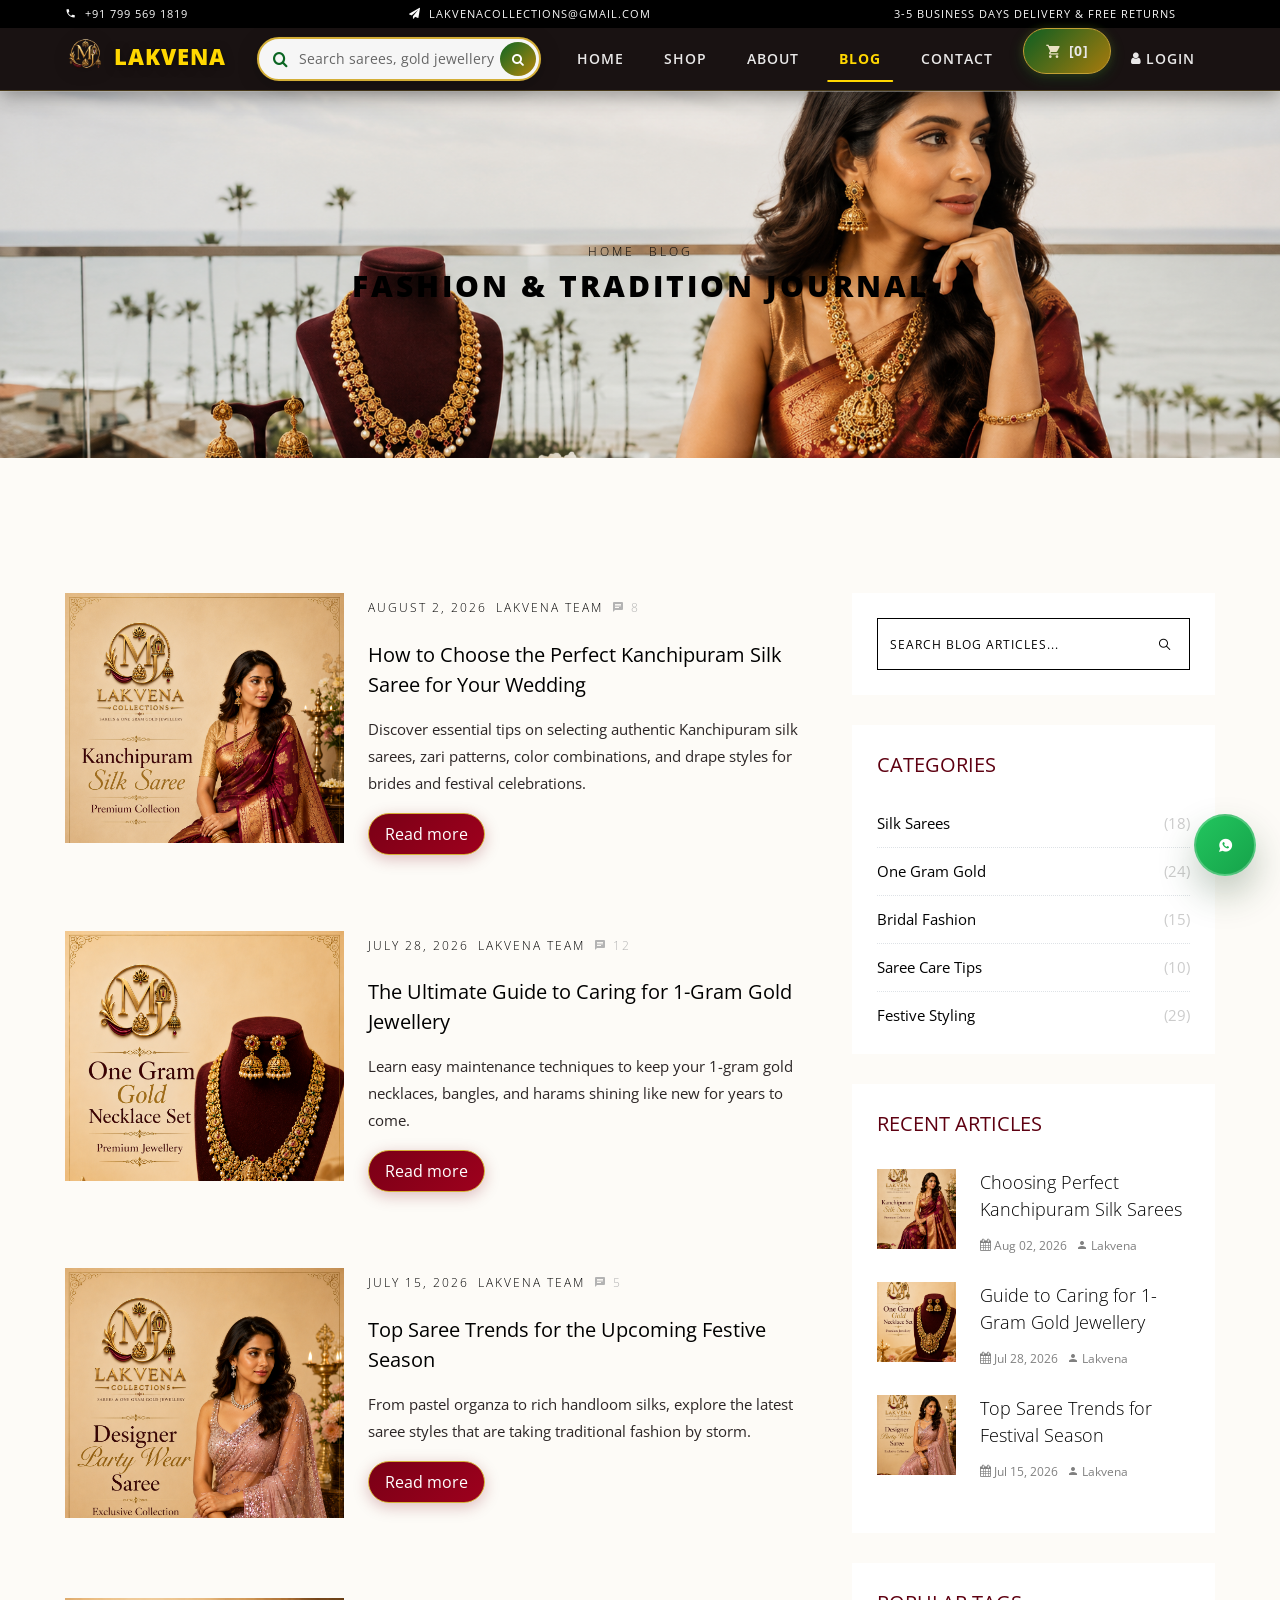
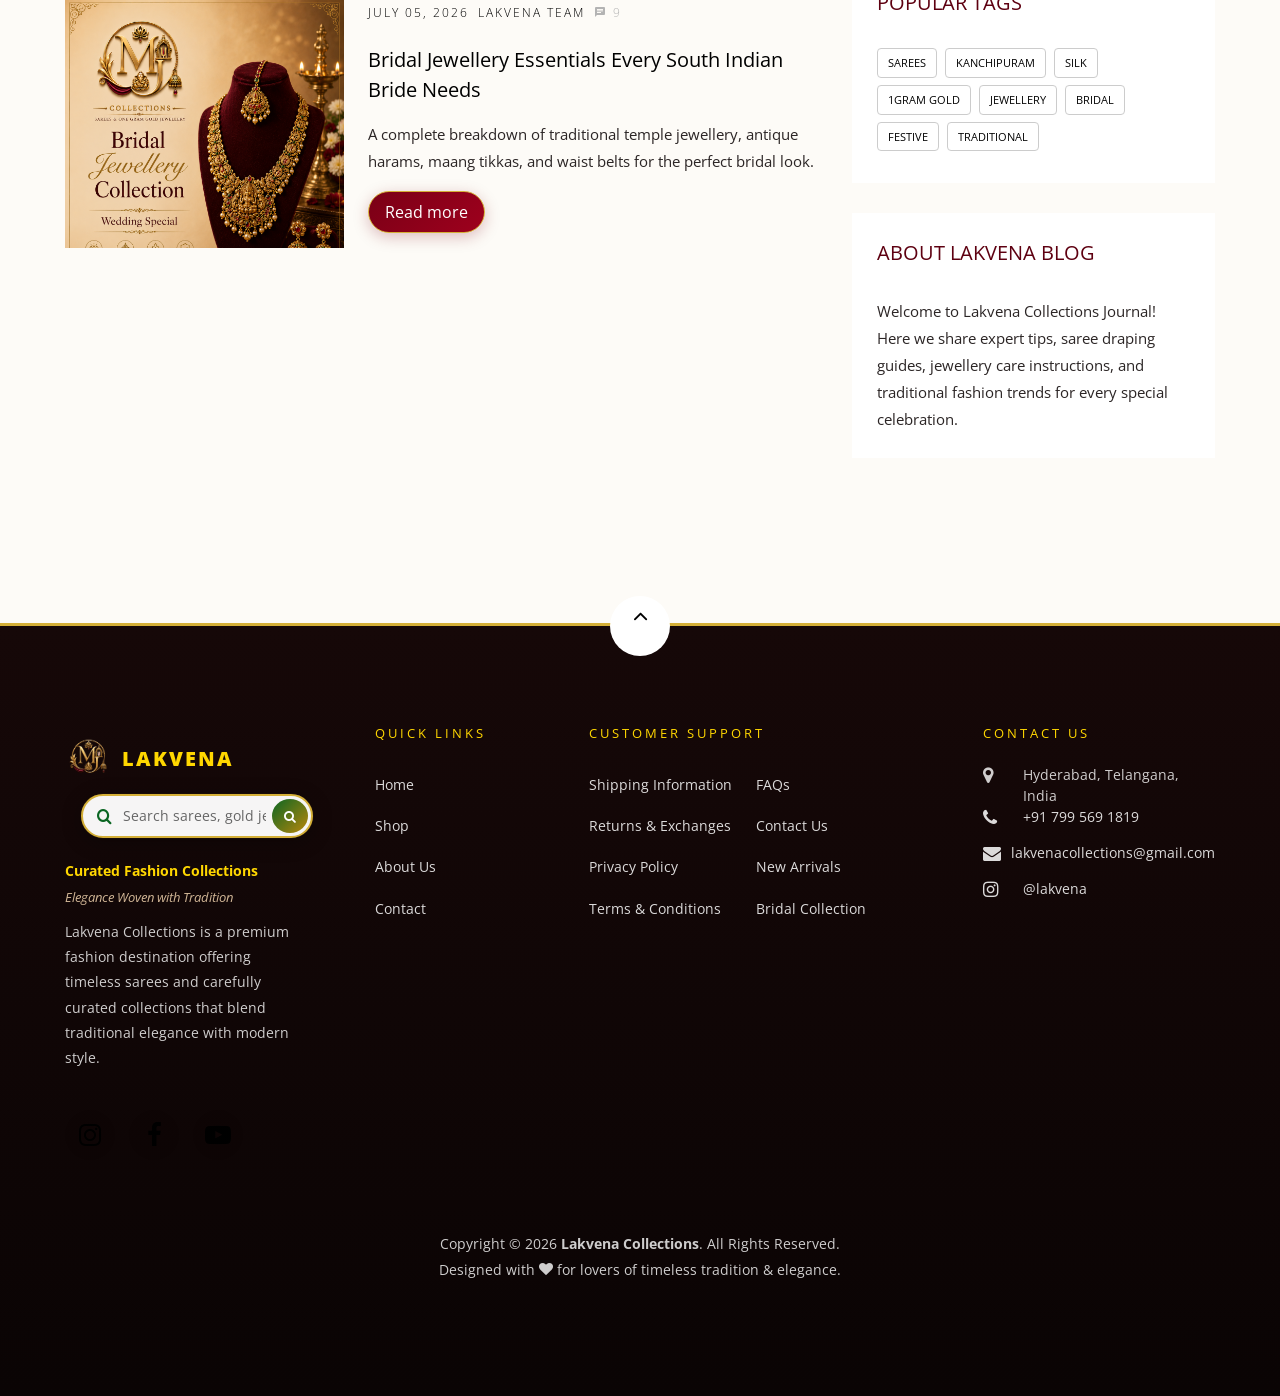
<file: blog.html>
<!DOCTYPE html>
<html lang="en">
  <head>
    <title>Lakvena Collections - Curated Fashion Collections | Elegance Woven with Tradition</title>
    <meta charset="utf-8">
    <meta name="viewport" content="width=device-width, initial-scale=1, shrink-to-fit=no">

    <!-- SEO Meta Tags -->
    <meta name="description" content="Lakvena Collections - Curated Fashion Collections. Elegance Woven with Tradition. Discover timeless sarees and carefully curated fashion collections.">
    <meta name="keywords" content="Lakvena blog, saree styling tips, Kanchipuram silk guide, 1-gram gold care, bridal saree trends 2026, Indian fashion journal">
    <meta name="author" content="Lakvena Collections">
    <meta name="robots" content="index, follow">

    <!-- Open Graph / Facebook / WhatsApp -->
    <meta property="og:type" content="website">
    <meta property="og:site_name" content="Lakvena Collections">
    <meta property="og:title" content="Lakvena Collections - Curated Fashion Collections">
    <meta property="og:description" content="Lakvena Collections - Curated Fashion Collections. Elegance Woven with Tradition.">
    <meta property="og:image" content="images/Lakvena_logo_1-removebg-preview.png">
    <meta property="og:url" content="blog.html">

    <!-- Twitter Card -->
    <meta name="twitter:card" content="summary_large_image">
    <meta name="twitter:title" content="Lakvena Collections - Curated Fashion Collections">
    <meta name="twitter:description" content="Explore fashion trends, saree styling tips, and South Indian bridal heritage articles on Lakvena Collections Blog.">
    <meta name="twitter:image" content="images/Lakvena_logo_1-removebg-preview.png">
    
        <!-- Favicon -->
    <link rel="icon" type="image/svg+xml" href="images/favicon.svg">
    <link rel="icon" type="image/png" sizes="32x32" href="images/favicon-32x32.png">
    <link rel="icon" type="image/png" sizes="16x16" href="images/favicon-16x16.png">
    <link rel="icon" type="image/png" sizes="192x192" href="images/favicon-192x192.png">
    <link rel="icon" type="image/png" sizes="512x512" href="images/favicon-512x512.png">
    <link rel="apple-touch-icon" sizes="180x180" href="images/apple-touch-icon.png">
    <link rel="shortcut icon" href="favicon.ico">

    <link href="https://fonts.googleapis.com/css?family=Open+Sans:300,400,600,700,800" rel="stylesheet">

    <link rel="stylesheet" href="css/open-iconic-bootstrap.min.css">
    <link rel="stylesheet" href="css/animate.css">
    
    <link rel="stylesheet" href="css/owl.carousel.min.css">
    <link rel="stylesheet" href="css/owl.theme.default.min.css">
    <link rel="stylesheet" href="css/magnific-popup.css">

    <link rel="stylesheet" href="css/aos.css">

    <link rel="stylesheet" href="css/ionicons.min.css">

    <link rel="stylesheet" href="css/bootstrap-datepicker.css">
    <link rel="stylesheet" href="css/jquery.timepicker.css">

    <link rel="stylesheet" href="css/flaticon.css">
    <link rel="stylesheet" href="css/icomoon.css">
    <link rel="stylesheet" href="css/style.css">
  </head>
  <body class="goto-here">
		<div class="py-1 bg-black">
    	<div class="container">
    		<div class="row no-gutters d-flex align-items-start align-items-center px-md-0">
	    		<div class="col-lg-12 d-block">
		    		<div class="row d-flex">
		    			<div class="col-md pr-4 d-flex topper align-items-center">
					    	<div class="icon mr-2 d-flex justify-content-center align-items-center"><span class="icon-phone2"></span></div>
						    <span class="text">+91 799 569 1819</span>
					    </div>
					    <div class="col-md pr-4 d-flex topper align-items-center">
					    	<div class="icon mr-2 d-flex justify-content-center align-items-center"><span class="icon-paper-plane"></span></div>
						    <span class="text">lakvenacollections@gmail.com</span>
					    </div>
					    <div class="col-md-5 pr-4 d-flex topper align-items-center text-lg-right">
						    <span class="text">3-5 Business days delivery &amp; Free Returns</span>
					    </div>
				    </div>
			    </div>
		    </div>
		  </div>
    </div>
    <nav class="navbar navbar-expand-lg navbar-dark ftco_navbar bg-dark ftco-navbar-light" id="ftco-navbar">
	    <div class="container">
	      <a class="navbar-brand d-flex align-items-center" href="index.html">
    <img src="images/Lakvena_logo_1-removebg-preview.png" alt="Lakvena Collections"
         style="height:60px; width:auto; margin-right:12px;">
    <div>
        <h5 class="mb-0" style="font-weight:800; color:#FFD700;">Lakvena</h5>
        <!-- <small style="color:#b8860b; letter-spacing:2px;">COLLECTIONS</small> -->
    </div>
</a>

        <!-- Central Amazon-Style Search Bar -->
        <div class="nav-center-search mx-lg-3">
            <div class="header-search-bar" id="inlineSearchTrigger">
                <span class="icon-search search-icon"></span>
                <input type="text" class="header-search-input" id="inlineSearchInput" placeholder="Search sarees, gold jewellery, collections..." readonly>
                <button class="header-search-btn" aria-label="Search"><span class="icon-search"></span></button>
            </div>
        </div>
	      <button class="navbar-toggler" type="button" data-toggle="collapse" data-target="#ftco-nav" aria-controls="ftco-nav" aria-expanded="false" aria-label="Toggle navigation">
	        <span class="oi oi-menu"></span> Menu
	      </button>

	      <div class="collapse navbar-collapse" id="ftco-nav">
	        <ul class="navbar-nav ml-auto">
	          <li class="nav-item"><a href="index.html" class="nav-link">Home</a></li>
	          <li class="nav-item"><a href="shop.html" class="nav-link">Shop</a></li>
	          <li class="nav-item"><a href="about.html" class="nav-link">About</a></li>
	          <li class="nav-item active"><a href="blog.html" class="nav-link">Blog</a></li>
	          <li class="nav-item"><a href="contact.html" class="nav-link">Contact</a></li>
	          <li class="nav-item cta cta-colored"><a href="cart.html" class="nav-link"><span class="icon-shopping_cart"></span>[0]</a></li>
	          <li class="nav-item"><a href="login.html" class="nav-link" title="Login / Register"><span class="icon-user mr-1"></span><span class="nav-login-text">Login</span></a></li>

	        </ul>
	      </div>
	    </div>
	  </nav>
    <!-- END nav -->

    <div class="hero-wrap hero-bread" style="background-image: url('images/L1-bg4.png');">
      <div class="container">
        <div class="row no-gutters slider-text align-items-center justify-content-center">
          <div class="col-md-9 ftco-animate text-center">
          	<p class="breadcrumbs"><span class="mr-2"><a href="index.html">Home</a></span> <span>Blog</span></p>
            <h1 class="mb-0 bread">Fashion &amp; Tradition Journal</h1>
          </div>
        </div>
      </div>
    </div>

		<section class="ftco-section ftco-degree-bg">
      <div class="container">
        <div class="row">
          <div class="col-lg-8 ftco-animate">
						<div class="row">
							<div class="col-md-12 d-flex ftco-animate">
		            <div class="blog-entry align-self-stretch d-md-flex">
		              <a href="blog-single.html" class="block-20" style="background-image: url('images/L1-p1.png');">
		              </a>
		              <div class="text d-block pl-md-4">
		              	<div class="meta mb-3">
		                  <div><a href="#">August 2, 2026</a></div>
		                  <div><a href="#">Lakvena Team</a></div>
		                  <div><a href="#" class="meta-chat"><span class="icon-chat"></span> 8</a></div>
		                </div>
		                <h3 class="heading"><a href="blog-single.html">How to Choose the Perfect Kanchipuram Silk Saree for Your Wedding</a></h3>
		                <p>Discover essential tips on selecting authentic Kanchipuram silk sarees, zari patterns, color combinations, and drape styles for brides and festival celebrations.</p>
		                <p><a href="blog-single.html" class="btn btn-primary py-2 px-3">Read more</a></p>
		              </div>
		            </div>
		          </div>
		          <div class="col-md-12 d-flex ftco-animate">
		            <div class="blog-entry align-self-stretch d-md-flex">
		              <a href="blog-single.html" class="block-20" style="background-image: url('images/L1-p3.png');">
		              </a>
		              <div class="text d-block pl-md-4">
		              	<div class="meta mb-3">
		                  <div><a href="#">July 28, 2026</a></div>
		                  <div><a href="#">Lakvena Team</a></div>
		                  <div><a href="#" class="meta-chat"><span class="icon-chat"></span> 12</a></div>
		                </div>
		                <h3 class="heading"><a href="blog-single.html">The Ultimate Guide to Caring for 1-Gram Gold Jewellery</a></h3>
		                <p>Learn easy maintenance techniques to keep your 1-gram gold necklaces, bangles, and harams shining like new for years to come.</p>
		                <p><a href="blog-single.html" class="btn btn-primary py-2 px-3">Read more</a></p>
		              </div>
		            </div>
		          </div>
		          <div class="col-md-12 d-flex ftco-animate">
		            <div class="blog-entry align-self-stretch d-md-flex">
		              <a href="blog-single.html" class="block-20" style="background-image: url('images/L1-p2.png');">
		              </a>
		              <div class="text d-block pl-md-4">
		              	<div class="meta mb-3">
		                  <div><a href="#">July 15, 2026</a></div>
		                  <div><a href="#">Lakvena Team</a></div>
		                  <div><a href="#" class="meta-chat"><span class="icon-chat"></span> 5</a></div>
		                </div>
		                <h3 class="heading"><a href="blog-single.html">Top Saree Trends for the Upcoming Festive Season</a></h3>
		                <p>From pastel organza to rich handloom silks, explore the latest saree styles that are taking traditional fashion by storm.</p>
		                <p><a href="blog-single.html" class="btn btn-primary py-2 px-3">Read more</a></p>
		              </div>
		            </div>
		          </div>
		          <div class="col-md-12 d-flex ftco-animate">
		            <div class="blog-entry align-self-stretch d-md-flex">
		              <a href="blog-single.html" class="block-20" style="background-image: url('images/L1-p4.png');">
		              </a>
		              <div class="text d-block pl-md-4">
		              	<div class="meta mb-3">
		                  <div><a href="#">July 05, 2026</a></div>
		                  <div><a href="#">Lakvena Team</a></div>
		                  <div><a href="#" class="meta-chat"><span class="icon-chat"></span> 9</a></div>
		                </div>
		                <h3 class="heading"><a href="blog-single.html">Bridal Jewellery Essentials Every South Indian Bride Needs</a></h3>
		                <p>A complete breakdown of traditional temple jewellery, antique harams, maang tikkas, and waist belts for the perfect bridal look.</p>
		                <p><a href="blog-single.html" class="btn btn-primary py-2 px-3">Read more</a></p>
		              </div>
		            </div>
		          </div>
						</div>
          </div> <!-- .col-md-8 -->
          <div class="col-lg-4 sidebar ftco-animate">
            <div class="sidebar-box">
              <form action="#" class="search-form">
                <div class="form-group">
                  <span class="icon ion-ios-search"></span>
                  <input type="text" class="form-control" placeholder="Search blog articles...">
                </div>
              </form>
            </div>
            <div class="sidebar-box ftco-animate">
            	<h3 class="heading">Categories</h3>
              <ul class="categories">
                <li><a href="#">Silk Sarees <span>(18)</span></a></li>
                <li><a href="#">One Gram Gold <span>(24)</span></a></li>
                <li><a href="#">Bridal Fashion <span>(15)</span></a></li>
                <li><a href="#">Saree Care Tips <span>(10)</span></a></li>
                <li><a href="#">Festive Styling <span>(29)</span></a></li>
              </ul>
            </div>

            <div class="sidebar-box ftco-animate">
              <h3 class="heading">Recent Articles</h3>
              <div class="block-21 mb-4 d-flex">
                <a class="blog-img mr-4" style="background-image: url(images/L1-p1.png);"></a>
                <div class="text">
                  <h3 class="heading-1"><a href="blog-single.html">Choosing Perfect Kanchipuram Silk Sarees</a></h3>
                  <div class="meta">
                    <div><a href="#"><span class="icon-calendar"></span> Aug 02, 2026</a></div>
                    <div><a href="#"><span class="icon-person"></span> Lakvena</a></div>
                  </div>
                </div>
              </div>
              <div class="block-21 mb-4 d-flex">
                <a class="blog-img mr-4" style="background-image: url(images/L1-p3.png);"></a>
                <div class="text">
                  <h3 class="heading-1"><a href="blog-single.html">Guide to Caring for 1-Gram Gold Jewellery</a></h3>
                  <div class="meta">
                    <div><a href="#"><span class="icon-calendar"></span> Jul 28, 2026</a></div>
                    <div><a href="#"><span class="icon-person"></span> Lakvena</a></div>
                  </div>
                </div>
              </div>
              <div class="block-21 mb-4 d-flex">
                <a class="blog-img mr-4" style="background-image: url(images/L1-p2.png);"></a>
                <div class="text">
                  <h3 class="heading-1"><a href="blog-single.html">Top Saree Trends for Festival Season</a></h3>
                  <div class="meta">
                    <div><a href="#"><span class="icon-calendar"></span> Jul 15, 2026</a></div>
                    <div><a href="#"><span class="icon-person"></span> Lakvena</a></div>
                  </div>
                </div>
              </div>
            </div>

            <div class="sidebar-box ftco-animate">
              <h3 class="heading">Popular Tags</h3>
              <div class="tagcloud">
                <a href="#" class="tag-cloud-link">sarees</a>
                <a href="#" class="tag-cloud-link">kanchipuram</a>
                <a href="#" class="tag-cloud-link">silk</a>
                <a href="#" class="tag-cloud-link">1gram gold</a>
                <a href="#" class="tag-cloud-link">jewellery</a>
                <a href="#" class="tag-cloud-link">bridal</a>
                <a href="#" class="tag-cloud-link">festive</a>
                <a href="#" class="tag-cloud-link">traditional</a>
              </div>
            </div>

            <div class="sidebar-box ftco-animate">
              <h3 class="heading">About Lakvena Blog</h3>
              <p>Welcome to Lakvena Collections Journal! Here we share expert tips, saree draping guides, jewellery care instructions, and traditional fashion trends for every special celebration.</p>
            </div>
          </div>

        </div>
      </div>
    </section> <!-- .section -->

    <!-- ===================== FOOTER ===================== -->

<footer class="ftco-footer bg-light ftco-section">

    <div class="container">

        <div class="row">

            <div class="mouse">
                <a href="#" class="mouse-icon">
                    <div class="mouse-wheel">
                        <span class="ion-ios-arrow-up"></span>
                    </div>
                </a>
            </div>

        </div>

        <div class="row mb-5">

            <!-- Company -->

            <div class="col-md">

                <div class="ftco-footer-widget mb-4">

                    <h2 class="ftco-heading-2">
                         <a class="navbar-brand d-flex align-items-center" href="index.html">
    <img src="images/Lakvena_logo_1-removebg-preview.png" alt="Lakvena Collections"
         style="height:60px; width:auto; margin-right:12px;">
    <div>
        <h5 class="mb-0" style="font-weight:800; color:#FFD700;">Lakvena</h5>
        <!-- <small style="color:#b8860b; letter-spacing:2px;">COLLECTIONS</small> -->
    </div>
</a>

        <!-- Central Amazon-Style Search Bar -->
        <div class="nav-center-search mx-lg-3">
            <div class="header-search-bar" id="inlineSearchTrigger">
                <span class="icon-search search-icon"></span>
                <input type="text" class="header-search-input" id="inlineSearchInput" placeholder="Search sarees, gold jewellery, collections..." readonly>
                <button class="header-search-btn" aria-label="Search"><span class="icon-search"></span></button>
            </div>
        </div>
                    </h2>

                    <p style="font-weight:700; color:#FFD700; font-size:14px; margin-bottom:2px; margin-top:8px;">Curated Fashion Collections</p>
                    <p style="font-style:italic; color:#d1b696; font-size:13px; margin-bottom:10px;">Elegance Woven with Tradition</p>
                    <p>Lakvena Collections is a premium fashion destination offering timeless sarees and carefully curated collections that blend traditional elegance with modern style.</p>

                    <ul class="ftco-footer-social list-unstyled float-md-left float-lft mt-4">

                        <li class="ftco-animate">
                            <a href="https://www.instagram.com/lakvena/" target="_blank">
                                <span class="icon-instagram"></span>
                            </a>
                        </li>

                        <li class="ftco-animate">
                            <a href="https://www.facebook.com/profile.php?id=61591872220459&sk=about" target="_blank">
                                <span class="icon-facebook"></span>
                            </a>
                        </li>

                        <li class="ftco-animate">
                            <a href="https://www.youtube.com/@Lakvena" target="_blank">
                                <span class="icon-youtube-play"></span>
                            </a>
                        </li>

                    </ul>

                </div>

            </div>

            <!-- Quick Links -->

            <div class="col-md">

                <div class="ftco-footer-widget mb-4 ml-md-5">

                    <h2 class="ftco-heading-2">
                        Quick Links
                    </h2>

                    <ul class="list-unstyled">

                        <li><a href="index.html" class="py-2 d-block">Home</a></li>

                        <li><a href="shop.html" class="py-2 d-block">Shop</a></li>

                        <li><a href="about.html" class="py-2 d-block">About Us</a></li>

                        <li><a href="contact.html" class="py-2 d-block">Contact</a></li>

                    </ul>

                </div>

            </div>

            <!-- Customer Support -->

            <div class="col-md-4">

                <div class="ftco-footer-widget mb-4">

                    <h2 class="ftco-heading-2">
                        Customer Support
                    </h2>

                    <div class="d-flex">

                        <ul class="list-unstyled mr-4">

                            <li>
                                <a href="#" class="py-2 d-block">
                                    Shipping Information
                                </a>
                            </li>

                            <li>
                                <a href="#" class="py-2 d-block">
                                    Returns & Exchanges
                                </a>
                            </li>

                            <li>
                                <a href="#" class="py-2 d-block">
                                    Privacy Policy
                                </a>
                            </li>

                            <li>
                                <a href="#" class="py-2 d-block">
                                    Terms & Conditions
                                </a>
                            </li>

                        </ul>

                        <ul class="list-unstyled">

                            <li>
                                <a href="#" class="py-2 d-block">
                                    FAQs
                                </a>
                            </li>

                            <li>
                                <a href="contact.html" class="py-2 d-block">
                                    Contact Us
                                </a>
                            </li>

                            <li>
                                <a href="shop.html" class="py-2 d-block">
                                    New Arrivals
                                </a>
                            </li>

                            <li>
                                <a href="shop.html" class="py-2 d-block">
                                    Bridal Collection
                                </a>
                            </li>

                        </ul>

                    </div>

                </div>

            </div>

            <!-- Contact -->

            <div class="col-md">

                <div class="ftco-footer-widget mb-4">

                    <h2 class="ftco-heading-2">
                        Contact Us
                    </h2>

                    <div class="block-23 mb-3">

                        <ul>

                            <li>

                                <span class="icon icon-map-marker"></span>

                                <span class="text">
                                    Hyderabad, Telangana, India
                                </span>

                            </li>

                            <li>

                                <a href="tel:+917995691819">

                                    <span class="icon icon-phone"></span>

                                    <span class="text">
                                        +91 799 569 1819
                                    </span>

                                </a>

                            </li>

                            <li>

                                <a href="mailto:lakvenacollections@gmail.com">

                                    <span class="icon icon-envelope"></span>

                                    <span class="text">
                                        lakvenacollections@gmail.com
                                    </span>

                                </a>

                            </li>

                            <li>

                                <a href="https://www.instagram.com/lakvena/" target="_blank">

                                    <span class="icon icon-instagram"></span>

                                    <span class="text">
                                        @lakvena
                                    </span>

                                </a>

                            </li>

                        </ul>

                    </div>

                </div>

            </div>

        </div>

        <!-- Copyright -->

        <div class="row">

            <div class="col-md-12 text-center">

                <p>

                    Copyright &copy;
                    <script>
                        document.write(new Date().getFullYear());
                    </script>

                    <strong> Lakvena Collections</strong>.
                    All Rights Reserved.

                    <br>

                    Designed with
                    <i class="icon-heart color-danger"></i>
                    for lovers of timeless tradition & elegance.

                </p>

            </div>

        </div>

    </div>

</footer>

<!-- ===================== LOADER ===================== -->

<div id="ftco-loader" class="show fullscreen">

    <svg class="circular" width="48px" height="48px">

        <circle class="path-bg"
            cx="24"
            cy="24"
            r="22"
            fill="none"
            stroke-width="4"
            stroke="#eeeeee"/>

        <circle class="path"
            cx="24"
            cy="24"
            r="22"
            fill="none"
            stroke-width="4"
            stroke-miterlimit="10"
            stroke="#C59D5F"/>

    </svg>

</div>

<!-- JavaScript -->

<script src="js/jquery.min.js"></script>
<script src="js/jquery-migrate-3.0.1.min.js"></script>
<script src="js/popper.min.js"></script>
<script src="js/bootstrap.min.js"></script>
<script src="js/jquery.easing.1.3.js"></script>
<script src="js/jquery.waypoints.min.js"></script>
<script src="js/jquery.stellar.min.js"></script>
<script src="js/owl.carousel.min.js"></script>
<script src="js/jquery.magnific-popup.min.js"></script>
<script src="js/aos.js"></script>
<div class="whatsapp-float">
  <div class="whatsapp-card">
    <div class="whatsapp-card-header d-flex align-items-center mb-3">
      <div class="whatsapp-avatar-wrap mr-3">
        <img src="images/whatsapp-support.jpg" alt="Lakvena Support" class="whatsapp-avatar">
        <span class="whatsapp-online-dot"></span>
      </div>
      <div>
        <h6 class="whatsapp-support-name">Lakvena Customer Support</h6>
        <small class="whatsapp-support-status">Online • Instant WhatsApp Help</small>
      </div>
    </div>
    <div class="whatsapp-card-heading">HI THERE! 👋</div>
    <div class="whatsapp-card-text">We are here to help you! Chat with us on WhatsApp to explore sarees, 1-gram gold jewellery or custom orders.</div>
    <a href="https://api.whatsapp.com/send?phone=917995691819&amp;text=Hello%20Lakvena%20Collections!%20I%20am%20interested%20in%20your%20saree%20and%20jewellery%20collection.%20Please%20share%20more%20details." class="whatsapp-card-button" target="_blank" rel="noopener noreferrer" aria-label="Start WhatsApp chat">
      <span class="ion-logo-whatsapp"></span>
      START CHAT
    </a>
    <div class="whatsapp-card-powered">Powered by Lakvena Collections</div>
  </div>
  <button type="button" class="whatsapp-icon" aria-label="Open WhatsApp chat card">
    <span class="ion-logo-whatsapp"></span>
  </button>
</div>

<script src="js/jquery.animateNumber.min.js"></script>
<script src="js/bootstrap-datepicker.js"></script>
<script src="js/scrollax.min.js"></script>
<script src="js/google-map.js"></script>
<script src="js/main.js"></script>
<script src="js/cart-manager.js"></script>

<script>
  document.addEventListener('DOMContentLoaded', function () {
    var whatsAppWidget = document.querySelector('.whatsapp-float');
    var whatsAppIcon = whatsAppWidget && whatsAppWidget.querySelector('.whatsapp-icon');

    if (!whatsAppWidget || !whatsAppIcon) return;

    whatsAppIcon.addEventListener('click', function (event) {
      event.preventDefault();
      whatsAppWidget.classList.toggle('open');
    });

    document.addEventListener('click', function (event) {
      if (!whatsAppWidget.contains(event.target)) {
        whatsAppWidget.classList.remove('open');
      }
    });
  });
</script>

</body>
</html>
</file>
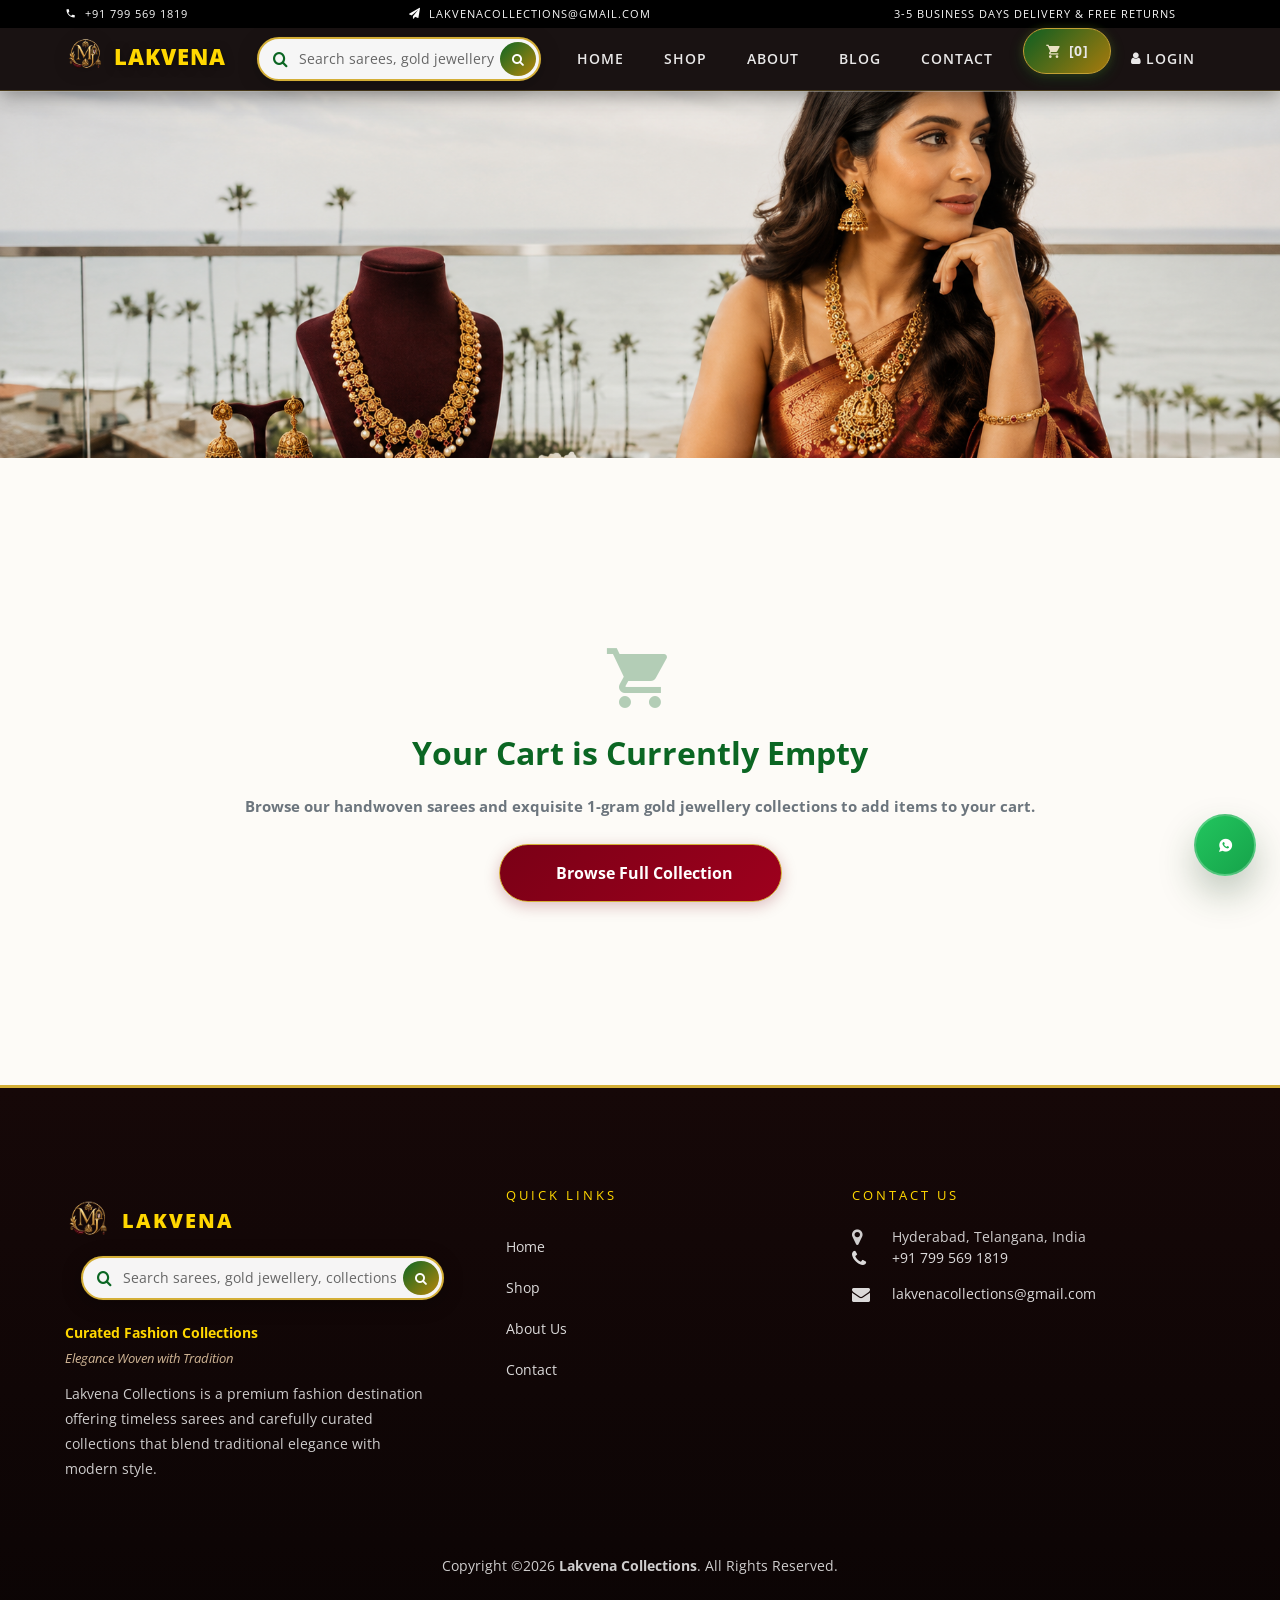
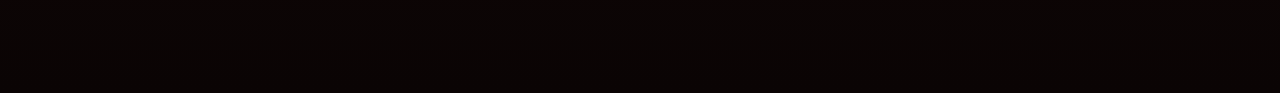
<file: cart.html>
<!DOCTYPE html>
<html lang="en">
  <head>
    <title>Lakvena Collections - Curated Fashion Collections | Elegance Woven with Tradition</title>
    <meta charset="utf-8">
    <meta name="viewport" content="width=device-width, initial-scale=1, shrink-to-fit=no">

    <!-- SEO Meta Tags -->
    <meta name="description" content="Lakvena Collections - Curated Fashion Collections. Elegance Woven with Tradition. Discover timeless sarees and carefully curated fashion collections.">
    <meta name="robots" content="noindex, follow">

        <!-- Favicon -->
    <link rel="icon" type="image/svg+xml" href="images/favicon.svg">
    <link rel="icon" type="image/png" sizes="32x32" href="images/favicon-32x32.png">
    <link rel="icon" type="image/png" sizes="16x16" href="images/favicon-16x16.png">
    <link rel="icon" type="image/png" sizes="192x192" href="images/favicon-192x192.png">
    <link rel="icon" type="image/png" sizes="512x512" href="images/favicon-512x512.png">
    <link rel="apple-touch-icon" sizes="180x180" href="images/apple-touch-icon.png">
    <link rel="shortcut icon" href="favicon.ico">

    <link href="https://fonts.googleapis.com/css?family=Open+Sans:300,400,600,700,800" rel="stylesheet">
    <link rel="stylesheet" href="css/open-iconic-bootstrap.min.css">
    <link rel="stylesheet" href="css/animate.css">
    <link rel="stylesheet" href="css/owl.carousel.min.css">
    <link rel="stylesheet" href="css/owl.theme.default.min.css">
    <link rel="stylesheet" href="css/magnific-popup.css">
    <link rel="stylesheet" href="css/aos.css">
    <link rel="stylesheet" href="css/ionicons.min.css">
    <link rel="stylesheet" href="css/bootstrap-datepicker.css">
    <link rel="stylesheet" href="css/jquery.timepicker.css">
    <link rel="stylesheet" href="css/flaticon.css">
    <link rel="stylesheet" href="css/icomoon.css">
    <link rel="stylesheet" href="css/style.css">
  </head>
  <body class="goto-here">
		<div class="py-1 bg-black">
    	<div class="container">
    		<div class="row no-gutters d-flex align-items-start align-items-center px-md-0">
	    		<div class="col-lg-12 d-block">
		    		<div class="row d-flex">
		    			<div class="col-md pr-4 d-flex topper align-items-center">
					    	<div class="icon mr-2 d-flex justify-content-center align-items-center"><span class="icon-phone2"></span></div>
						    <span class="text">+91 799 569 1819</span>
					    </div>
					    <div class="col-md pr-4 d-flex topper align-items-center">
					    	<div class="icon mr-2 d-flex justify-content-center align-items-center"><span class="icon-paper-plane"></span></div>
						    <span class="text">lakvenacollections@gmail.com</span>
					    </div>
					    <div class="col-md-5 pr-4 d-flex topper align-items-center text-lg-right">
						    <span class="text">3-5 Business days delivery &amp; Free Returns</span>
					    </div>
				    </div>
			    </div>
		    </div>
		  </div>
    </div>

    <nav class="navbar navbar-expand-lg navbar-dark ftco_navbar bg-dark ftco-navbar-light" id="ftco-navbar">
	    <div class="container">
	      <a class="navbar-brand d-flex align-items-center" href="index.html">
          <img src="images/Lakvena_logo_1-removebg-preview.png" alt="Lakvena Collections" style="height:60px; width:auto; margin-right:12px;">
          <div>
              <h5 class="mb-0" style="font-weight:800; color:#FFD700;">Lakvena</h5>
          </div>
        </a>

        <!-- Central Amazon-Style Search Bar -->
        <div class="nav-center-search mx-lg-3">
            <div class="header-search-bar" id="inlineSearchTrigger">
                <span class="icon-search search-icon"></span>
                <input type="text" class="header-search-input" id="inlineSearchInput" placeholder="Search sarees, gold jewellery, collections..." readonly>
                <button class="header-search-btn" aria-label="Search"><span class="icon-search"></span></button>
            </div>
        </div>
	      <button class="navbar-toggler" type="button" data-toggle="collapse" data-target="#ftco-nav" aria-controls="ftco-nav" aria-expanded="false" aria-label="Toggle navigation">
	        <span class="oi oi-menu"></span> Menu
	      </button>

	      <div class="collapse navbar-collapse" id="ftco-nav">
	        <ul class="navbar-nav ml-auto">
	          <li class="nav-item"><a href="index.html" class="nav-link">Home</a></li>
	          <li class="nav-item"><a href="shop.html" class="nav-link">Shop</a></li>
	          <li class="nav-item"><a href="about.html" class="nav-link">About</a></li>
	          <li class="nav-item"><a href="blog.html" class="nav-link">Blog</a></li>
	          <li class="nav-item"><a href="contact.html" class="nav-link">Contact</a></li>
	          <li class="nav-item cta cta-colored"><a href="cart.html" class="nav-link"><span class="icon-shopping_cart"></span>[0]</a></li>
	          <li class="nav-item"><a href="login.html" class="nav-link" title="Login / Register"><span class="icon-user mr-1"></span><span class="nav-login-text">Login</span></a></li>
	        </ul>
	      </div>
	    </div>
	  </nav>

    <div class="hero-wrap hero-bread" style="background-image: url('images/L1-bg4.png');">
      <div class="container">
        <div class="row no-gutters slider-text align-items-center justify-content-center">
          <div class="col-md-9 ftco-animate text-center">
          	<p class="breadcrumbs"><span class="mr-2"><a href="index.html">Home</a></span> <span>Cart</span></p>
            <h1 class="mb-0 bread">My Shopping Cart</h1>
          </div>
        </div>
      </div>
    </div>

    <section class="ftco-section ftco-cart">
			<div class="container">
        <!-- Dynamic Cart Content Container -->
				<div class="row" id="cartContainer">
    			<!-- Filled via JavaScript dynamically -->
    		</div>
			</div>
		</section>

    <!-- Footer -->
    <footer class="ftco-footer bg-light ftco-section">
      <div class="container">
        <div class="row mb-5">
          <div class="col-md">
            <div class="ftco-footer-widget mb-4">
              <h2 class="ftco-heading-2">
                <a class="navbar-brand d-flex align-items-center" href="index.html">
                  <img src="images/Lakvena_logo_1-removebg-preview.png" alt="Lakvena Collections" style="height:60px; width:auto; margin-right:12px;">
                  <div>
                    <h5 class="mb-0" style="font-weight:800; color:#FFD700;">Lakvena</h5>
                  </div>
                </a>

        <!-- Central Amazon-Style Search Bar -->
        <div class="nav-center-search mx-lg-3">
            <div class="header-search-bar" id="inlineSearchTrigger">
                <span class="icon-search search-icon"></span>
                <input type="text" class="header-search-input" id="inlineSearchInput" placeholder="Search sarees, gold jewellery, collections..." readonly>
                <button class="header-search-btn" aria-label="Search"><span class="icon-search"></span></button>
            </div>
        </div>
              </h2>
              <p style="font-weight:700; color:#FFD700; font-size:14px; margin-bottom:2px; margin-top:8px;">Curated Fashion Collections</p>
                    <p style="font-style:italic; color:#d1b696; font-size:13px; margin-bottom:10px;">Elegance Woven with Tradition</p>
                    <p>Lakvena Collections is a premium fashion destination offering timeless sarees and carefully curated collections that blend traditional elegance with modern style.</p>
            </div>
          </div>
          <div class="col-md">
            <div class="ftco-footer-widget mb-4 ml-md-5">
              <h2 class="ftco-heading-2">Quick Links</h2>
              <ul class="list-unstyled">
                <li><a href="index.html" class="py-2 d-block">Home</a></li>
                <li><a href="shop.html" class="py-2 d-block">Shop</a></li>
                <li><a href="about.html" class="py-2 d-block">About Us</a></li>
                <li><a href="contact.html" class="py-2 d-block">Contact</a></li>
              </ul>
            </div>
          </div>
          <div class="col-md">
            <div class="ftco-footer-widget mb-4">
              <h2 class="ftco-heading-2">Contact Us</h2>
              <div class="block-23 mb-3">
                <ul>
                  <li><span class="icon icon-map-marker"></span><span class="text">Hyderabad, Telangana, India</span></li>
                  <li><a href="tel:+917995691819"><span class="icon icon-phone"></span><span class="text">+91 799 569 1819</span></a></li>
                  <li><a href="mailto:lakvenacollections@gmail.com"><span class="icon icon-envelope"></span><span class="text">lakvenacollections@gmail.com</span></a></li>
                </ul>
              </div>
            </div>
          </div>
        </div>
        <div class="row">
          <div class="col-md-12 text-center">
            <p>Copyright &copy;<script>document.write(new Date().getFullYear());</script> <strong>Lakvena Collections</strong>. All Rights Reserved.</p>
          </div>
        </div>
      </div>
    </footer>

    <!-- Loader -->
    <div id="ftco-loader" class="show fullscreen"><svg class="circular" width="48px" height="48px"><circle class="path-bg" cx="24" cy="24" r="22" fill="none" stroke-width="4" stroke="#eeeeee"/><circle class="path" cx="24" cy="24" r="22" fill="none" stroke-width="4" stroke-miterlimit="10" stroke="#C59D5F"/></svg></div>

    <!-- WhatsApp Float Widget -->
    <div class="whatsapp-float">
      <div class="whatsapp-card">
        <div class="whatsapp-card-header d-flex align-items-center mb-3">
          <div class="whatsapp-avatar-wrap mr-3">
            <img src="images/whatsapp-support.jpg" alt="Lakvena Support" class="whatsapp-avatar">
            <span class="whatsapp-online-dot"></span>
          </div>
          <div>
            <h6 class="whatsapp-support-name">Lakvena Customer Support</h6>
            <small class="whatsapp-support-status">Online • Instant WhatsApp Help</small>
          </div>
        </div>
        <div class="whatsapp-card-heading">HI THERE! 👋</div>
        <div class="whatsapp-card-text">We are here to help you! Chat with us on WhatsApp to explore sarees, 1-gram gold jewellery or custom orders.</div>
        <a href="https://api.whatsapp.com/send?phone=917995691819&amp;text=Hello%20Lakvena%20Collections!%20I%20am%20interested%20in%20your%20saree%20and%20jewellery%20collection.%20Please%20share%20more%20details." class="whatsapp-card-button" target="_blank" rel="noopener noreferrer" aria-label="Start WhatsApp chat">
          <span class="ion-logo-whatsapp"></span> START CHAT
        </a>
        <div class="whatsapp-card-powered">Powered by Lakvena Collections</div>
      </div>
      <button type="button" class="whatsapp-icon" aria-label="Open WhatsApp chat card">
        <span class="ion-logo-whatsapp"></span>
      </button>
    </div>

    <!-- JavaScript -->
    <script src="js/jquery.min.js"></script>
    <script src="js/jquery-migrate-3.0.1.min.js"></script>
    <script src="js/popper.min.js"></script>
    <script src="js/bootstrap.min.js"></script>
    <script src="js/jquery.easing.1.3.js"></script>
    <script src="js/jquery.waypoints.min.js"></script>
    <script src="js/jquery.stellar.min.js"></script>
    <script src="js/owl.carousel.min.js"></script>
    <script src="js/jquery.magnific-popup.min.js"></script>
    <script src="js/aos.js"></script>
    <script src="js/main.js"></script>
    <script src="js/cart-manager.js"></script>

    <script>
      function renderCartPage() {
        var cartContainer = document.getElementById('cartContainer');
        var cart = window.LakvenaCart.getCart();

        if (!cart || cart.length === 0) {
          cartContainer.innerHTML = `
            <div class="col-md-12 text-center py-5">
              <span class="icon-shopping_cart mb-3 d-block" style="font-size: 72px; color: #0B6623; opacity: 0.3;"></span>
              <h2 class="font-weight-bold mb-3" style="color: #0B6623;">Your Cart is Currently Empty</h2>
              <p class="text-muted mb-4 font-weight-bold">Browse our handwoven sarees and exquisite 1-gram gold jewellery collections to add items to your cart.</p>
              <a href="shop.html" class="btn btn-primary py-3 px-5 rounded-pill font-weight-bold" style="background-color: #0B6623; border-color: #0B6623;">
                <span class="icon-shopping_bag mr-2"></span> Browse Full Collection
              </a>
            </div>
          `;
          return;
        }

        var tableRows = '';
        var totalQty = 0;

        cart.forEach(function (item, index) {
          totalQty += (item.qty || 1);
          var waItemText = encodeURIComponent("Hello Lakvena Collections! I am interested in ordering: *" + item.title + "* (" + item.category + ") - Quantity: " + item.qty);

          tableRows += `
            <tr class="text-center">
              <td class="product-remove">
                <a href="#" onclick="removeCartItem(${index}); return false;" title="Remove Item"><span class="ion-ios-close"></span></a>
              </td>
              <td class="image-prod">
                <div class="img" style="background-image:url(${item.img});"></div>
              </td>
              <td class="product-name text-left pl-3">
                <h3 class="mb-1 font-weight-bold" style="color:#0B6623;">${item.title}</h3>
                <p class="text-muted small mb-0">${item.category}</p>
              </td>
              <td class="price"><span class="badge badge-pill badge-light px-3 py-2 border">${item.category}</span></td>
              <td class="quantity">
                <div class="input-group mb-0 justify-content-center" style="max-width: 140px; margin: 0 auto;">
                  <span class="input-group-btn">
                    <button class="btn btn-outline-secondary btn-sm rounded-circle px-2 py-1" onclick="changeCartQty(${index}, ${item.qty - 1}); return false;">-</button>
                  </span>
                  <input type="text" class="form-control text-center mx-2 font-weight-bold" value="${item.qty}" readonly style="max-width: 50px;">
                  <span class="input-group-btn">
                    <button class="btn btn-outline-secondary btn-sm rounded-circle px-2 py-1" onclick="changeCartQty(${index}, ${item.qty + 1}); return false;">+</button>
                  </span>
                </div>
              </td>
              <td class="total">
                <a href="https://api.whatsapp.com/send?phone=917995691819&text=${waItemText}" target="_blank" class="btn btn-sm btn-success py-2 px-3 font-weight-bold">
                  Enquire <i class="ion-logo-whatsapp ml-1"></i>
                </a>
              </td>
            </tr>
          `;
        });

        // Format Complete WhatsApp Order Summary Text
        var waCartSummary = "Hello Lakvena Collections! I would like to place an order for the following items in my cart:%0A%0A";
        cart.forEach(function (item, idx) {
          waCartSummary += (idx + 1) + ". *" + encodeURIComponent(item.title) + "* (Qty: " + item.qty + ") - " + encodeURIComponent(item.category) + "%0A";
        });
        waCartSummary += "%0A*Total Items:* " + totalQty + "%0APlease confirm availability, total price, and payment details.";

        var waCartUrl = "https://api.whatsapp.com/send?phone=917995691819&text=" + waCartSummary;

        cartContainer.innerHTML = `
          <div class="col-md-12 fadeInUp ftco-animated">
            <div class="cart-list">
              <table class="table">
                <thead class="thead-primary">
                  <tr class="text-center">
                    <th>Remove</th>
                    <th>Image</th>
                    <th>Product Name</th>
                    <th>Category</th>
                    <th>Quantity</th>
                    <th>WhatsApp Enquiry</th>
                  </tr>
                </thead>
                <tbody>
                  ${tableRows}
                </tbody>
              </table>
            </div>
          </div>
          
          <div class="col-md-12 mt-4 d-flex justify-content-between align-items-center flex-wrap">
            <button onclick="clearFullCart();" class="btn btn-outline-danger btn-sm rounded-pill mb-3">
              <span class="ion-ios-trash mr-1"></span> Clear Shopping Cart
            </button>
            <a href="shop.html" class="btn btn-outline-dark btn-sm rounded-pill mb-3">
              <span class="ion-ios-arrow-back mr-1"></span> Continue Shopping
            </a>
          </div>

          <div class="col-md-12 mt-4 cart-wrap fadeInUp ftco-animated">
            <div class="row justify-content-center">
              <div class="col-lg-6 col-md-8">
                <div class="cart-total mb-4 p-4 rounded shadow-sm border bg-white">
                  <h4 class="font-weight-bold mb-3" style="color:#0B6623;">Cart Order Summary</h4>
                  <p class="d-flex justify-content-between py-2 border-bottom">
                    <span class="text-muted">Total Unique Products:</span>
                    <span class="font-weight-bold text-dark">${cart.length} Products</span>
                  </p>
                  <p class="d-flex justify-content-between py-2 border-bottom">
                    <span class="text-muted">Total Units / Quantity:</span>
                    <span class="font-weight-bold text-dark">${totalQty} Units</span>
                  </p>
                  <p class="d-flex justify-content-between py-2 border-bottom">
                    <span class="text-muted">Delivery Service:</span>
                    <span class="font-weight-bold text-success">Express Dispatch (3-5 Days)</span>
                  </p>
                  <p class="d-flex justify-content-between py-2 border-bottom">
                    <span class="text-muted">Order Receiving WhatsApp:</span>
                    <span class="font-weight-bold text-dark">+91 799 569 1819</span>
                  </p>
                  
                  <div class="mt-4">
                    <a href="${waCartUrl}" target="_blank" class="btn btn-success btn-block py-3 font-weight-bold mb-2 shadow-sm" style="background: linear-gradient(135deg, #25D366 0%, #128C7E 100%); border:none;">
                      <span class="ion-logo-whatsapp mr-2" style="font-size:18px;"></span> Send Cart Order to WhatsApp (+91 799 569 1819)
                    </a>
                    <a href="checkout.html" class="btn btn-primary-lakvena btn-block py-3 font-weight-bold">
                      Proceed to Final Checkout
                    </a>
                  </div>
                </div>
              </div>
            </div>
          </div>
        `;
      }

      function changeCartQty(index, newQty) {
        if (newQty <= 0) {
          window.LakvenaCart.removeItem(index);
        } else {
          window.LakvenaCart.updateQuantity(index, newQty);
        }
        renderCartPage();
      }

      function removeCartItem(index) {
        window.LakvenaCart.removeItem(index);
        renderCartPage();
      }

      function clearFullCart() {
        if (confirm('Are you sure you want to clear your cart?')) {
          window.LakvenaCart.clearCart();
          renderCartPage();
        }
      }

      document.addEventListener('DOMContentLoaded', function () {
        renderCartPage();
      });
    </script>
  </body>
</html>
</file>
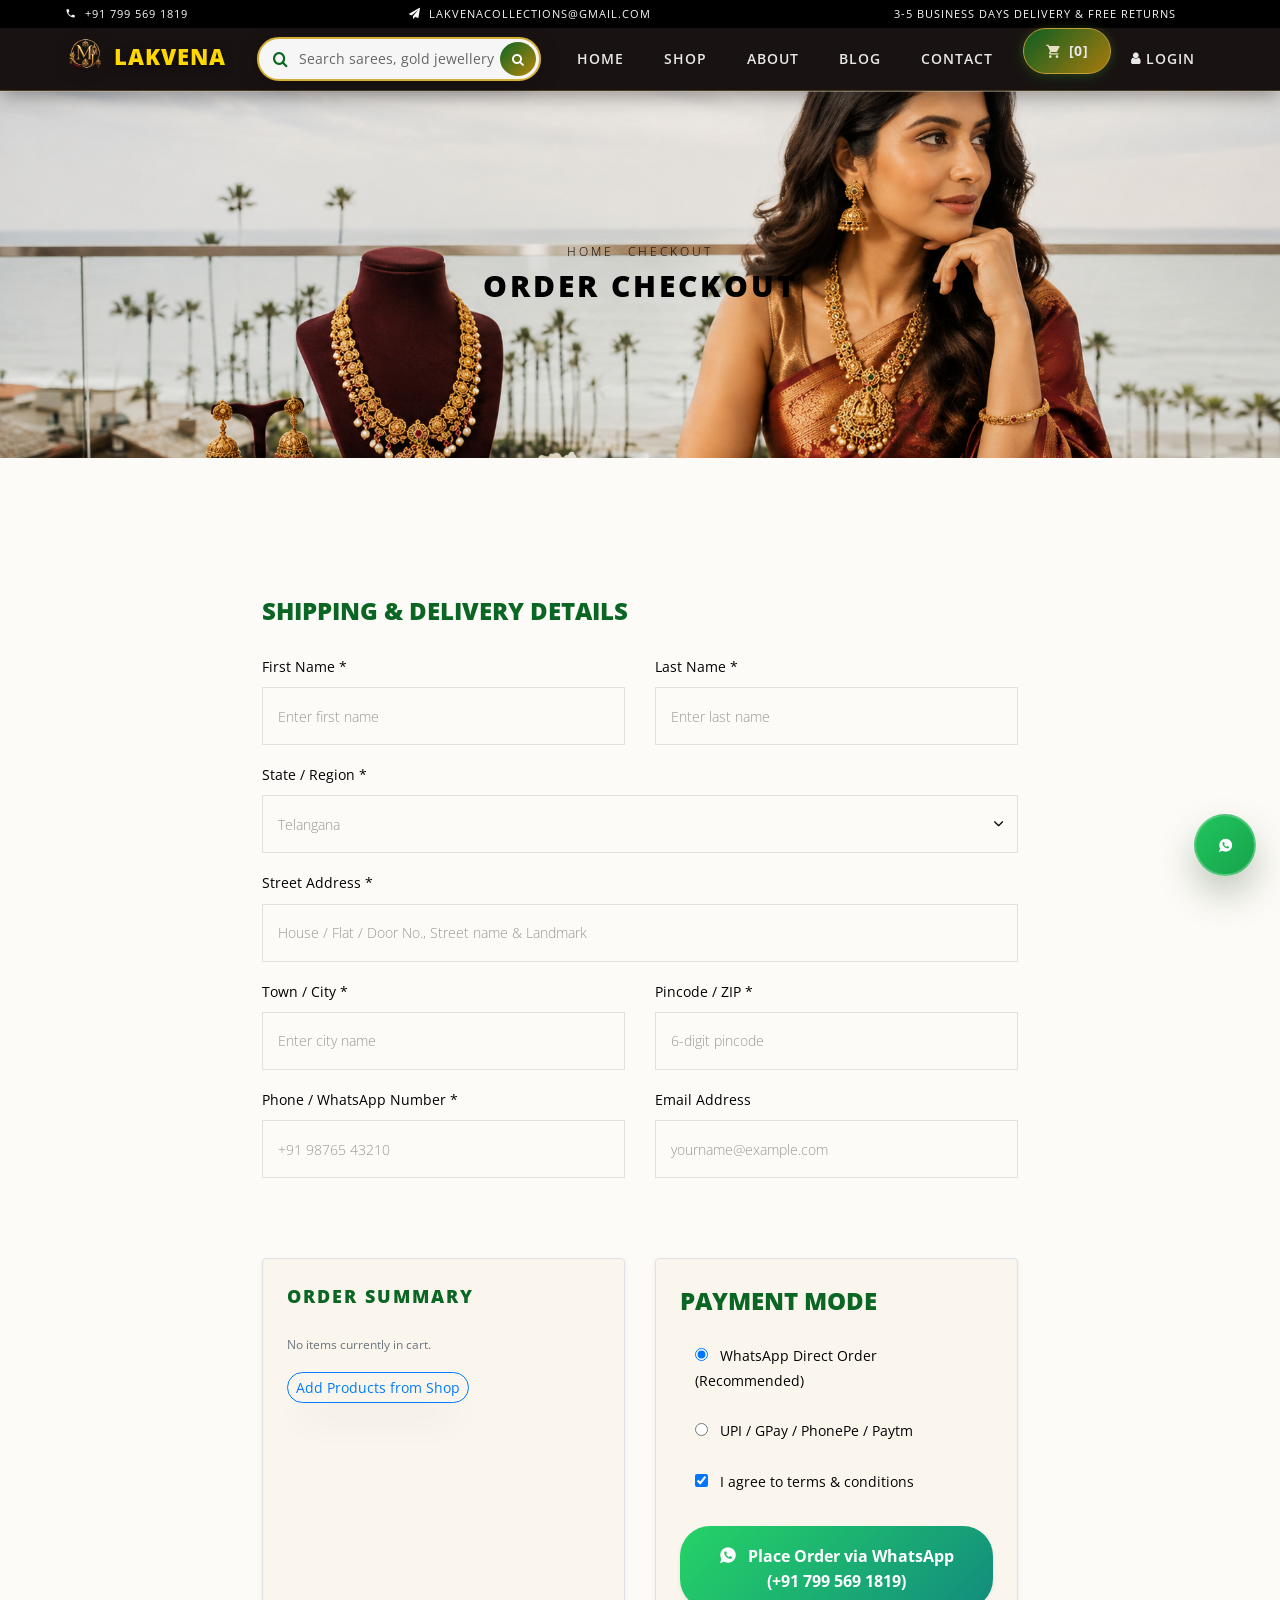
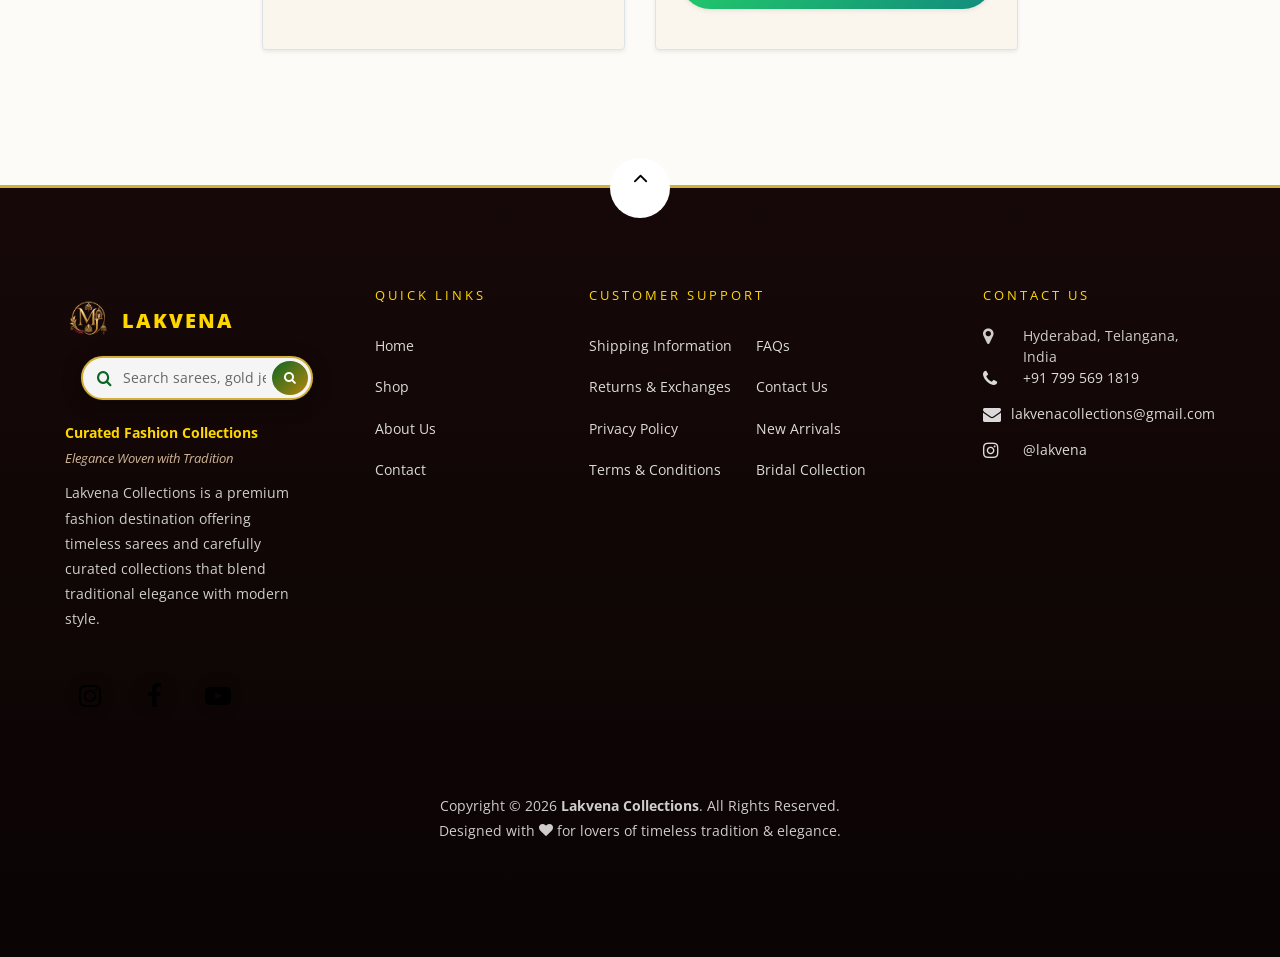
<file: checkout.html>
<!DOCTYPE html>
<html lang="en">
  <head>
    <title>Lakvena Collections - Curated Fashion Collections | Elegance Woven with Tradition</title>
    <meta charset="utf-8">
    <meta name="viewport" content="width=device-width, initial-scale=1, shrink-to-fit=no">

    <!-- SEO Meta Tags -->
    <meta name="description" content="Lakvena Collections - Curated Fashion Collections. Elegance Woven with Tradition. Discover timeless sarees and carefully curated fashion collections.">
    <meta name="keywords" content="Lakvena checkout, secure payment, saree purchase, 1-gram gold ordering, Lakvena Collections">
    <meta name="author" content="Lakvena Collections">
    <meta name="robots" content="noindex, follow">

    <!-- Open Graph / Facebook / WhatsApp -->
    <meta property="og:type" content="website">
    <meta property="og:site_name" content="Lakvena Collections">
    <meta property="og:title" content="Lakvena Collections - Curated Fashion Collections">
    <meta property="og:description" content="Lakvena Collections - Curated Fashion Collections. Elegance Woven with Tradition.">
    <meta property="og:image" content="images/Lakvena_logo_1-removebg-preview.png">
    <meta property="og:url" content="checkout.html">

    <!-- Twitter Card -->
    <meta name="twitter:card" content="summary_large_image">
    <meta name="twitter:title" content="Lakvena Collections - Curated Fashion Collections">
    <meta name="twitter:description" content="Complete your purchase securely at Lakvena Collections. Enter shipping details, select payment method, and confirm your order.">
    <meta name="twitter:image" content="images/Lakvena_logo_1-removebg-preview.png">
    
        <!-- Favicon -->
    <link rel="icon" type="image/svg+xml" href="images/favicon.svg">
    <link rel="icon" type="image/png" sizes="32x32" href="images/favicon-32x32.png">
    <link rel="icon" type="image/png" sizes="16x16" href="images/favicon-16x16.png">
    <link rel="icon" type="image/png" sizes="192x192" href="images/favicon-192x192.png">
    <link rel="icon" type="image/png" sizes="512x512" href="images/favicon-512x512.png">
    <link rel="apple-touch-icon" sizes="180x180" href="images/apple-touch-icon.png">
    <link rel="shortcut icon" href="favicon.ico">

    <link href="https://fonts.googleapis.com/css?family=Open+Sans:300,400,600,700,800" rel="stylesheet">

    <link rel="stylesheet" href="css/open-iconic-bootstrap.min.css">
    <link rel="stylesheet" href="css/animate.css">
    
    <link rel="stylesheet" href="css/owl.carousel.min.css">
    <link rel="stylesheet" href="css/owl.theme.default.min.css">
    <link rel="stylesheet" href="css/magnific-popup.css">

    <link rel="stylesheet" href="css/aos.css">

    <link rel="stylesheet" href="css/ionicons.min.css">

    <link rel="stylesheet" href="css/bootstrap-datepicker.css">
    <link rel="stylesheet" href="css/jquery.timepicker.css">

    <link rel="stylesheet" href="css/flaticon.css">
    <link rel="stylesheet" href="css/icomoon.css">
    <link rel="stylesheet" href="css/style.css">
  </head>
  <body class="goto-here">
		<div class="py-1 bg-black">
    	<div class="container">
    		<div class="row no-gutters d-flex align-items-start align-items-center px-md-0">
	    		<div class="col-lg-12 d-block">
		    		<div class="row d-flex">
		    			<div class="col-md pr-4 d-flex topper align-items-center">
					    	<div class="icon mr-2 d-flex justify-content-center align-items-center"><span class="icon-phone2"></span></div>
						    <span class="text">+91 799 569 1819</span>
					    </div>
					    <div class="col-md pr-4 d-flex topper align-items-center">
					    	<div class="icon mr-2 d-flex justify-content-center align-items-center"><span class="icon-paper-plane"></span></div>
						    <span class="text">lakvenacollections@gmail.com</span>
					    </div>
					    <div class="col-md-5 pr-4 d-flex topper align-items-center text-lg-right">
						    <span class="text">3-5 Business days delivery &amp; Free Returns</span>
					    </div>
				    </div>
			    </div>
		    </div>
		  </div>
    </div>
    <nav class="navbar navbar-expand-lg navbar-dark ftco_navbar bg-dark ftco-navbar-light" id="ftco-navbar">
	    <div class="container">
	      <a class="navbar-brand d-flex align-items-center" href="index.html">
    <img src="images/Lakvena_logo_1-removebg-preview.png" alt="Lakvena Collections"
         style="height:60px; width:auto; margin-right:12px;">
    <div>
        <h5 class="mb-0" style="font-weight:800; color:#FFD700;">Lakvena</h5>
        <!-- <small style="color:#b8860b; letter-spacing:2px;">COLLECTIONS</small> -->
    </div>
</a>

        <!-- Central Amazon-Style Search Bar -->
        <div class="nav-center-search mx-lg-3">
            <div class="header-search-bar" id="inlineSearchTrigger">
                <span class="icon-search search-icon"></span>
                <input type="text" class="header-search-input" id="inlineSearchInput" placeholder="Search sarees, gold jewellery, collections..." readonly>
                <button class="header-search-btn" aria-label="Search"><span class="icon-search"></span></button>
            </div>
        </div>
	      <button class="navbar-toggler" type="button" data-toggle="collapse" data-target="#ftco-nav" aria-controls="ftco-nav" aria-expanded="false" aria-label="Toggle navigation">
	        <span class="oi oi-menu"></span> Menu
	      </button>

	      <div class="collapse navbar-collapse" id="ftco-nav">
	        <ul class="navbar-nav ml-auto">
	          <li class="nav-item"><a href="index.html" class="nav-link">Home</a></li>
	          <li class="nav-item"><a href="shop.html" class="nav-link">Shop</a></li>
	          <li class="nav-item"><a href="about.html" class="nav-link">About</a></li>
	          <li class="nav-item"><a href="blog.html" class="nav-link">Blog</a></li>
	          <li class="nav-item"><a href="contact.html" class="nav-link">Contact</a></li>
	          <li class="nav-item cta cta-colored"><a href="cart.html" class="nav-link"><span class="icon-shopping_cart"></span>[0]</a></li>
	          <li class="nav-item"><a href="login.html" class="nav-link" title="Login / Register"><span class="icon-user mr-1"></span><span class="nav-login-text">Login</span></a></li>

	        </ul>
	      </div>
	    </div>
	  </nav>
    <!-- END nav -->

    <div class="hero-wrap hero-bread" style="background-image: url('images/L1-bg4.png');">
      <div class="container">
        <div class="row no-gutters slider-text align-items-center justify-content-center">
          <div class="col-md-9 ftco-animate text-center">
          	<p class="breadcrumbs"><span class="mr-2"><a href="index.html">Home</a></span> <span>Checkout</span></p>
            <h1 class="mb-0 bread">Order Checkout</h1>
          </div>
        </div>
      </div>
    </div>

    <section class="ftco-section">
      <div class="container">
        <div class="row justify-content-center">
          <div class="col-xl-8 ftco-animate">
						<form id="lakvenaCheckoutForm" action="#" class="billing-form">
							<h3 class="mb-4 billing-heading" style="color:#0B6623; font-weight:800;">Shipping &amp; Delivery Details</h3>
	          	<div class="row align-items-end">
	          		<div class="col-md-6">
	                <div class="form-group">
	                	<label for="firstname">First Name *</label>
	                  <input type="text" id="chkFirstName" class="form-control" placeholder="Enter first name" required>
	                </div>
	              </div>
	              <div class="col-md-6">
	                <div class="form-group">
	                	<label for="lastname">Last Name *</label>
	                  <input type="text" id="chkLastName" class="form-control" placeholder="Enter last name" required>
	                </div>
                </div>
                <div class="w-100"></div>
		            <div class="col-md-12">
		            	<div class="form-group">
		            		<label for="country">State / Region *</label>
		            		<div class="select-wrap">
		                  <div class="icon"><span class="ion-ios-arrow-down"></span></div>
		                  <select id="chkState" class="form-control">
		                  	<option value="Telangana">Telangana</option>
		                    <option value="Andhra Pradesh">Andhra Pradesh</option>
		                    <option value="Karnataka">Karnataka</option>
		                    <option value="Tamil Nadu">Tamil Nadu</option>
		                    <option value="Maharashtra">Maharashtra</option>
		                    <option value="Other State in India">Other State in India</option>
		                  </select>
		                </div>
		            	</div>
		            </div>
		            <div class="w-100"></div>
		            <div class="col-md-12">
		            	<div class="form-group">
	                	<label for="streetaddress">Street Address *</label>
	                  <input type="text" id="chkAddress" class="form-control" placeholder="House / Flat / Door No., Street name & Landmark" required>
	                </div>
		            </div>
		            <div class="w-100"></div>
		            <div class="col-md-6">
		            	<div class="form-group">
	                	<label for="towncity">Town / City *</label>
	                  <input type="text" id="chkCity" class="form-control" placeholder="Enter city name" required>
	                </div>
		            </div>
		            <div class="col-md-6">
		            	<div class="form-group">
		            		<label for="postcodezip">Pincode / ZIP *</label>
	                  <input type="text" id="chkPincode" class="form-control" placeholder="6-digit pincode" required>
	                </div>
		            </div>
		            <div class="w-100"></div>
		            <div class="col-md-6">
	                <div class="form-group">
	                	<label for="phone">Phone / WhatsApp Number *</label>
	                  <input type="tel" id="chkPhone" class="form-control" placeholder="+91 98765 43210" required>
	                </div>
	              </div>
	              <div class="col-md-6">
	                <div class="form-group">
	                	<label for="emailaddress">Email Address</label>
	                  <input type="email" id="chkEmail" class="form-control" placeholder="yourname@example.com">
	                </div>
                </div>
	            </div>

	          	<div class="row mt-5 pt-3 d-flex">
	          		<div class="col-md-6 d-flex mb-3 mb-md-0">
	          			<div class="cart-detail cart-total bg-light p-3 p-md-4 w-100 rounded shadow-sm border">
	          				<h3 class="billing-heading mb-4" style="color:#0B6623; font-weight:800;">Order Summary</h3>
	          				<div id="chkCartSummary">
                      <!-- Rendered dynamically -->
                    </div>
									</div>
	          		</div>
	          		<div class="col-md-6">
	          			<div class="cart-detail bg-light p-3 p-md-4 rounded shadow-sm border">
	          				<h3 class="billing-heading mb-4" style="color:#0B6623; font-weight:800;">Payment Mode</h3>
										<div class="form-group">
											<div class="col-md-12">
												<div class="radio">
												   <label><input type="radio" name="payment" class="mr-2" checked> WhatsApp Direct Order (Recommended)</label>
												</div>
											</div>
										</div>
										<div class="form-group">
											<div class="col-md-12">
												<div class="radio">
												   <label><input type="radio" name="payment" class="mr-2"> UPI / GPay / PhonePe / Paytm</label>
												</div>
											</div>
										</div>
										<div class="form-group mb-4">
											<div class="col-md-12">
												<div class="checkbox">
												   <label><input type="checkbox" value="" class="mr-2" checked required> I agree to terms &amp; conditions</label>
												</div>
											</div>
										</div>
										<p>
                      <button type="submit" class="btn btn-success py-3 px-4 btn-block font-weight-bold shadow-sm" style="background: linear-gradient(135deg, #25D366 0%, #128C7E 100%); border:none;">
                        <span class="ion-logo-whatsapp mr-2" style="font-size:18px;"></span> Place Order via WhatsApp (+91 799 569 1819)
                      </button>
                    </p>
									</div>
	          		</div>
	          	</div>
	          </form><!-- END -->
          </div> <!-- .col-md-8 -->
        </div>
      </div>
    </section> <!-- .section -->

    <!-- ===================== FOOTER ===================== -->

<footer class="ftco-footer bg-light ftco-section">

    <div class="container">

        <div class="row">

            <div class="mouse">
                <a href="#" class="mouse-icon">
                    <div class="mouse-wheel">
                        <span class="ion-ios-arrow-up"></span>
                    </div>
                </a>
            </div>

        </div>

        <div class="row mb-5">

            <!-- Company -->

            <div class="col-md">

                <div class="ftco-footer-widget mb-4">

                    <h2 class="ftco-heading-2">
                         <a class="navbar-brand d-flex align-items-center" href="index.html">
    <img src="images/Lakvena_logo_1-removebg-preview.png" alt="Lakvena Collections"
         style="height:60px; width:auto; margin-right:12px;">
    <div>
        <h5 class="mb-0" style="font-weight:800; color:#FFD700;">Lakvena</h5>
        <!-- <small style="color:#b8860b; letter-spacing:2px;">COLLECTIONS</small> -->
    </div>
</a>

        <!-- Central Amazon-Style Search Bar -->
        <div class="nav-center-search mx-lg-3">
            <div class="header-search-bar" id="inlineSearchTrigger">
                <span class="icon-search search-icon"></span>
                <input type="text" class="header-search-input" id="inlineSearchInput" placeholder="Search sarees, gold jewellery, collections..." readonly>
                <button class="header-search-btn" aria-label="Search"><span class="icon-search"></span></button>
            </div>
        </div>
                    </h2>

                    <p style="font-weight:700; color:#FFD700; font-size:14px; margin-bottom:2px; margin-top:8px;">Curated Fashion Collections</p>
                    <p style="font-style:italic; color:#d1b696; font-size:13px; margin-bottom:10px;">Elegance Woven with Tradition</p>
                    <p>Lakvena Collections is a premium fashion destination offering timeless sarees and carefully curated collections that blend traditional elegance with modern style.</p>

                    <ul class="ftco-footer-social list-unstyled float-md-left float-lft mt-4">

                        <li class="ftco-animate">
                            <a href="https://www.instagram.com/lakvena/" target="_blank">
                                <span class="icon-instagram"></span>
                            </a>
                        </li>

                        <li class="ftco-animate">
                            <a href="https://www.facebook.com/profile.php?id=61591872220459&sk=about" target="_blank">
                                <span class="icon-facebook"></span>
                            </a>
                        </li>

                        <li class="ftco-animate">
                            <a href="https://www.youtube.com/@Lakvena" target="_blank">
                                <span class="icon-youtube-play"></span>
                            </a>
                        </li>

                    </ul>

                </div>

            </div>

            <!-- Quick Links -->

            <div class="col-md">

                <div class="ftco-footer-widget mb-4 ml-md-5">

                    <h2 class="ftco-heading-2">
                        Quick Links
                    </h2>

                    <ul class="list-unstyled">

                        <li><a href="index.html" class="py-2 d-block">Home</a></li>

                        <li><a href="shop.html" class="py-2 d-block">Shop</a></li>

                        <li><a href="about.html" class="py-2 d-block">About Us</a></li>

                        <li><a href="contact.html" class="py-2 d-block">Contact</a></li>

                    </ul>

                </div>

            </div>

            <!-- Customer Support -->

            <div class="col-md-4">

                <div class="ftco-footer-widget mb-4">

                    <h2 class="ftco-heading-2">
                        Customer Support
                    </h2>

                    <div class="d-flex">

                        <ul class="list-unstyled mr-4">

                            <li>
                                <a href="#" class="py-2 d-block">
                                    Shipping Information
                                </a>
                            </li>

                            <li>
                                <a href="#" class="py-2 d-block">
                                    Returns & Exchanges
                                </a>
                            </li>

                            <li>
                                <a href="#" class="py-2 d-block">
                                    Privacy Policy
                                </a>
                            </li>

                            <li>
                                <a href="#" class="py-2 d-block">
                                    Terms & Conditions
                                </a>
                            </li>

                        </ul>

                        <ul class="list-unstyled">

                            <li>
                                <a href="#" class="py-2 d-block">
                                    FAQs
                                </a>
                            </li>

                            <li>
                                <a href="contact.html" class="py-2 d-block">
                                    Contact Us
                                </a>
                            </li>

                            <li>
                                <a href="shop.html" class="py-2 d-block">
                                    New Arrivals
                                </a>
                            </li>

                            <li>
                                <a href="shop.html" class="py-2 d-block">
                                    Bridal Collection
                                </a>
                            </li>

                        </ul>

                    </div>

                </div>

            </div>

            <!-- Contact -->

            <div class="col-md">

                <div class="ftco-footer-widget mb-4">

                    <h2 class="ftco-heading-2">
                        Contact Us
                    </h2>

                    <div class="block-23 mb-3">

                        <ul>

                            <li>

                                <span class="icon icon-map-marker"></span>

                                <span class="text">
                                    Hyderabad, Telangana, India
                                </span>

                            </li>

                            <li>

                                <a href="tel:+917995691819">

                                    <span class="icon icon-phone"></span>

                                    <span class="text">
                                        +91 799 569 1819
                                    </span>

                                </a>

                            </li>

                            <li>

                                <a href="mailto:lakvenacollections@gmail.com">

                                    <span class="icon icon-envelope"></span>

                                    <span class="text">
                                        lakvenacollections@gmail.com
                                    </span>

                                </a>

                            </li>

                            <li>

                                <a href="https://www.instagram.com/lakvena/" target="_blank">

                                    <span class="icon icon-instagram"></span>

                                    <span class="text">
                                        @lakvena
                                    </span>

                                </a>

                            </li>

                        </ul>

                    </div>

                </div>

            </div>

        </div>

        <!-- Copyright -->

        <div class="row">

            <div class="col-md-12 text-center">

                <p>

                    Copyright &copy;
                    <script>
                        document.write(new Date().getFullYear());
                    </script>

                    <strong> Lakvena Collections</strong>.
                    All Rights Reserved.

                    <br>

                    Designed with
                    <i class="icon-heart color-danger"></i>
                    for lovers of timeless tradition & elegance.

                </p>

            </div>

        </div>

    </div>

</footer>

<!-- ===================== LOADER ===================== -->

<div id="ftco-loader" class="show fullscreen">

    <svg class="circular" width="48px" height="48px">

        <circle class="path-bg"
            cx="24"
            cy="24"
            r="22"
            fill="none"
            stroke-width="4"
            stroke="#eeeeee"/>

        <circle class="path"
            cx="24"
            cy="24"
            r="22"
            fill="none"
            stroke-width="4"
            stroke-miterlimit="10"
            stroke="#C59D5F"/>

    </svg>

</div>

<!-- JavaScript -->

<script src="js/jquery.min.js"></script>
<script src="js/jquery-migrate-3.0.1.min.js"></script>
<script src="js/popper.min.js"></script>
<script src="js/bootstrap.min.js"></script>
<script src="js/jquery.easing.1.3.js"></script>
<script src="js/jquery.waypoints.min.js"></script>
<script src="js/jquery.stellar.min.js"></script>
<script src="js/owl.carousel.min.js"></script>
<script src="js/jquery.magnific-popup.min.js"></script>
<script src="js/aos.js"></script>
<div class="whatsapp-float">
  <div class="whatsapp-card">
    <div class="whatsapp-card-header d-flex align-items-center mb-3">
      <div class="whatsapp-avatar-wrap mr-3">
        <img src="images/whatsapp-support.jpg" alt="Lakvena Support" class="whatsapp-avatar">
        <span class="whatsapp-online-dot"></span>
      </div>
      <div>
        <h6 class="whatsapp-support-name">Lakvena Customer Support</h6>
        <small class="whatsapp-support-status">Online • Instant WhatsApp Help</small>
      </div>
    </div>
    <div class="whatsapp-card-heading">HI THERE! 👋</div>
    <div class="whatsapp-card-text">We are here to help you! Chat with us on WhatsApp to explore sarees, 1-gram gold jewellery or custom orders.</div>
    <a href="https://api.whatsapp.com/send?phone=917995691819&amp;text=Hello%20Lakvena%20Collections!%20I%20am%20interested%20in%20your%20saree%20and%20jewellery%20collection.%20Please%20share%20more%20details." class="whatsapp-card-button" target="_blank" rel="noopener noreferrer" aria-label="Start WhatsApp chat">
      <span class="ion-logo-whatsapp"></span>
      START CHAT
    </a>
    <div class="whatsapp-card-powered">Powered by Lakvena Collections</div>
  </div>
  <button type="button" class="whatsapp-icon" aria-label="Open WhatsApp chat card">
    <span class="ion-logo-whatsapp"></span>
  </button>
</div>

<script src="js/jquery.animateNumber.min.js"></script>
<script src="js/bootstrap-datepicker.js"></script>
<script src="js/scrollax.min.js"></script>
<script src="js/google-map.js"></script>
<script src="js/main.js"></script>
<script src="js/cart-manager.js"></script>

<script>
  document.addEventListener('DOMContentLoaded', function () {
    // 1. Render Checkout Order Summary from localStorage
    var summaryBox = document.getElementById('chkCartSummary');
    var cart = window.LakvenaCart ? window.LakvenaCart.getCart() : [];
    var totalQty = 0;

    if (!cart || cart.length === 0) {
      if (summaryBox) {
        summaryBox.innerHTML = `
          <p class="text-muted small">No items currently in cart.</p>
          <a href="shop.html" class="btn btn-sm btn-outline-primary">Add Products from Shop</a>
        `;
      }
    } else {
      var summaryHtml = '';
      cart.forEach(function (item) {
        totalQty += (item.qty || 1);
        summaryHtml += `
          <p class="d-flex justify-content-between py-1 border-bottom mb-1">
            <span class="font-weight-bold text-dark">${item.title}</span>
            <span class="text-muted">x${item.qty}</span>
          </p>
        `;
      });
      summaryHtml += `
        <p class="d-flex justify-content-between py-2 font-weight-bold text-dark border-top mt-2">
          <span>Total Items:</span>
          <span style="color:#0B6623;">${cart.length} Products (${totalQty} Units)</span>
        </p>
      `;
      if (summaryBox) summaryBox.innerHTML = summaryHtml;
    }

    // 2. Checkout Form Submission Handler
    var form = document.getElementById('lakvenaCheckoutForm');
    if (form) {
      form.addEventListener('submit', function (e) {
        e.preventDefault();

        var firstName = document.getElementById('chkFirstName').value.trim();
        var lastName = document.getElementById('chkLastName').value.trim();
        var state = document.getElementById('chkState').value;
        var address = document.getElementById('chkAddress').value.trim();
        var city = document.getElementById('chkCity').value.trim();
        var pincode = document.getElementById('chkPincode').value.trim();
        var phone = document.getElementById('chkPhone').value.trim();
        var email = document.getElementById('chkEmail').value.trim();

        var waText = "Hello Lakvena Collections! I would like to place an order:%0A%0A";
        waText += "*CUSTOMER DETAILS:*%0A";
        waText += "• *Name:* " + encodeURIComponent(firstName + " " + lastName) + "%0A";
        waText += "• *Phone:* " + encodeURIComponent(phone) + "%0A";
        if (email) waText += "• *Email:* " + encodeURIComponent(email) + "%0A";
        waText += "• *Address:* " + encodeURIComponent(address + ", " + city + ", " + state + " - " + pincode) + "%0A%0A";

        waText += "*ORDERED ITEMS:*%0A";
        if (cart && cart.length > 0) {
          cart.forEach(function (item, idx) {
            waText += (idx + 1) + ". *" + encodeURIComponent(item.title) + "* (Qty: " + item.qty + ") - " + encodeURIComponent(item.category) + "%0A";
          });
          waText += "%0A*Total Items:* " + totalQty + " Units%0A";
        } else {
          waText += "General Inquiry / Custom Order Request%0A";
        }
        waText += "Please confirm order availability and share payment options.";

        var waUrl = "https://api.whatsapp.com/send?phone=917995691819&text=" + waText;
        window.open(waUrl, '_blank');
      });
    }

    // 3. Floating WhatsApp Toggle
    var whatsAppWidget = document.querySelector('.whatsapp-float');
    var whatsAppIcon = whatsAppWidget && whatsAppWidget.querySelector('.whatsapp-icon');

    if (whatsAppWidget && whatsAppIcon) {
      whatsAppIcon.addEventListener('click', function (event) {
        event.preventDefault();
        whatsAppWidget.classList.toggle('open');
      });

      document.addEventListener('click', function (event) {
        if (!whatsAppWidget.contains(event.target)) {
          whatsAppWidget.classList.remove('open');
        }
      });
    }
  });
</script>

</body>
</html>
</file>
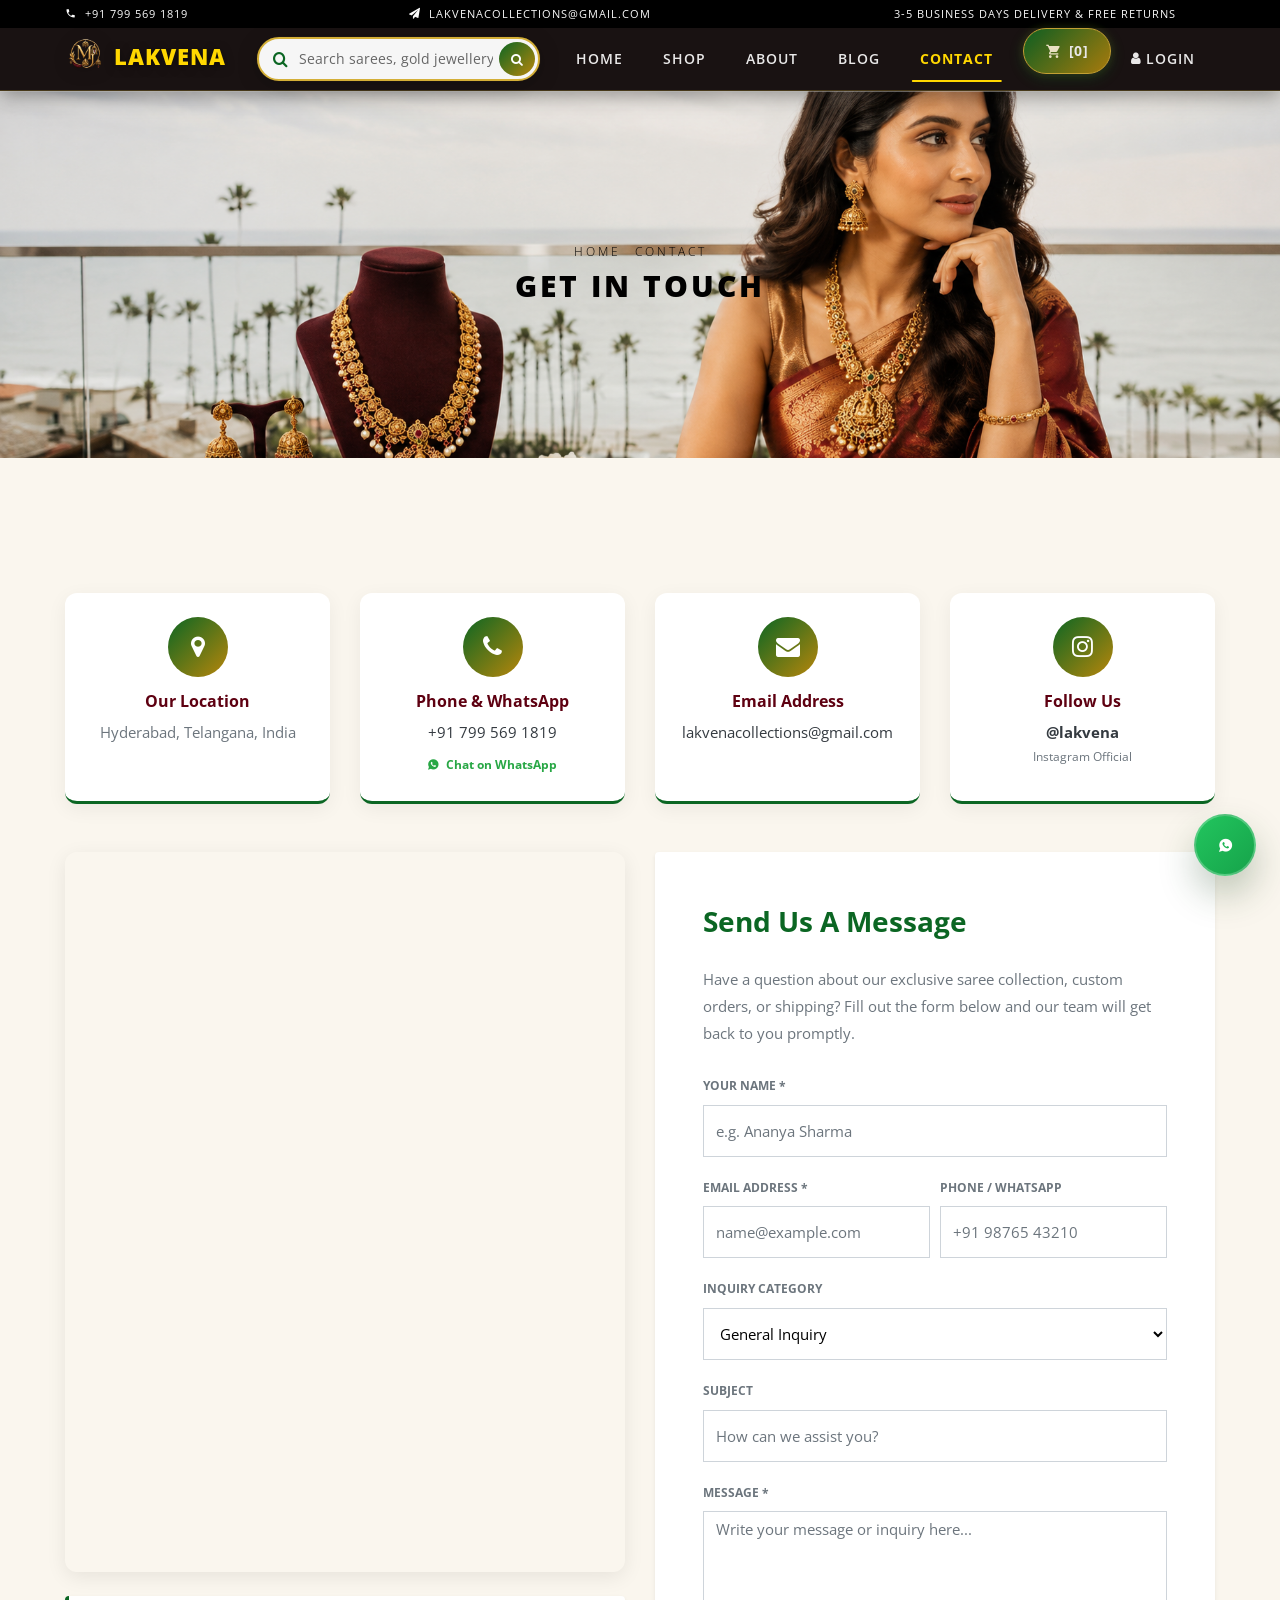
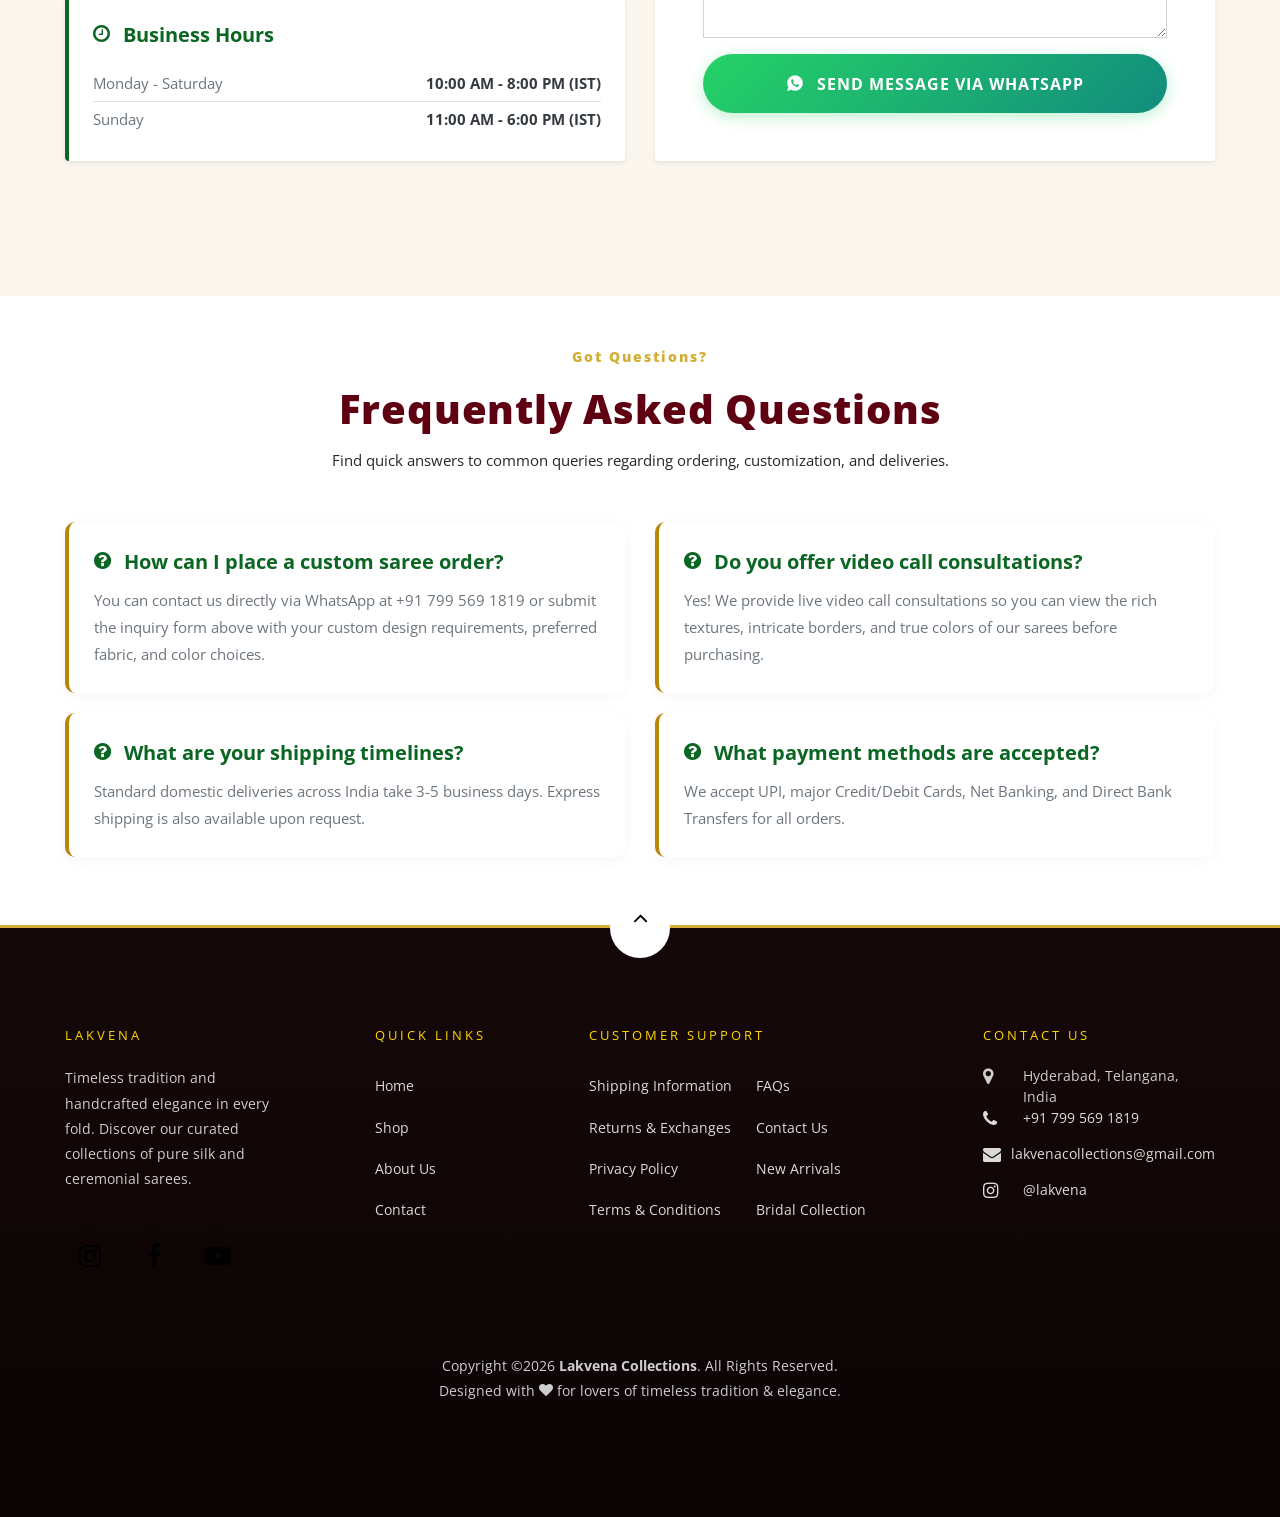
<file: contact.html>
<!DOCTYPE html>
<html lang="en">
  <head>
    <title>Lakvena Collections - Curated Fashion Collections | Elegance Woven with Tradition</title>
    <meta charset="utf-8">
    <meta name="viewport" content="width=device-width, initial-scale=1, shrink-to-fit=no">

    <!-- SEO Meta Tags -->
    <meta name="description" content="Lakvena Collections - Curated Fashion Collections. Elegance Woven with Tradition. Discover timeless sarees and carefully curated fashion collections.">
    <meta name="keywords" content="Contact Lakvena Collections, Lakvena phone number, saree shop Hyderabad address, WhatsApp saree inquiry, Lakvena customer support">
    <meta name="author" content="Lakvena Collections">
    <meta name="robots" content="index, follow">

    <!-- Open Graph / Facebook / WhatsApp -->
    <meta property="og:type" content="website">
    <meta property="og:site_name" content="Lakvena Collections">
    <meta property="og:title" content="Lakvena Collections - Curated Fashion Collections">
    <meta property="og:description" content="Lakvena Collections - Curated Fashion Collections. Elegance Woven with Tradition.">
    <meta property="og:image" content="images/Lakvena_logo_1-removebg-preview.png">
    <meta property="og:url" content="contact.html">

    <!-- Twitter Card -->
    <meta name="twitter:card" content="summary_large_image">
    <meta name="twitter:title" content="Lakvena Collections - Curated Fashion Collections">
    <meta name="twitter:description" content="Get in touch with Lakvena Collections. Contact us via Phone +91 799 569 1819, Email, or WhatsApp for custom saree orders.">
    <meta name="twitter:image" content="images/Lakvena_logo_1-removebg-preview.png">
    
        <!-- Favicon -->
    <link rel="icon" type="image/svg+xml" href="images/favicon.svg">
    <link rel="icon" type="image/png" sizes="32x32" href="images/favicon-32x32.png">
    <link rel="icon" type="image/png" sizes="16x16" href="images/favicon-16x16.png">
    <link rel="icon" type="image/png" sizes="192x192" href="images/favicon-192x192.png">
    <link rel="icon" type="image/png" sizes="512x512" href="images/favicon-512x512.png">
    <link rel="apple-touch-icon" sizes="180x180" href="images/apple-touch-icon.png">
    <link rel="shortcut icon" href="favicon.ico">

    <link href="https://fonts.googleapis.com/css?family=Open+Sans:300,400,600,700,800" rel="stylesheet">

    <link rel="stylesheet" href="css/open-iconic-bootstrap.min.css">
    <link rel="stylesheet" href="css/animate.css">
    
    <link rel="stylesheet" href="css/owl.carousel.min.css">
    <link rel="stylesheet" href="css/owl.theme.default.min.css">
    <link rel="stylesheet" href="css/magnific-popup.css">

    <link rel="stylesheet" href="css/aos.css">

    <link rel="stylesheet" href="css/ionicons.min.css">

    <link rel="stylesheet" href="css/bootstrap-datepicker.css">
    <link rel="stylesheet" href="css/jquery.timepicker.css">

    <link rel="stylesheet" href="css/flaticon.css">
    <link rel="stylesheet" href="css/icomoon.css">
    <link rel="stylesheet" href="css/style.css">
    
    <style>
      .contact-info-card {
        border-radius: 12px;
        box-shadow: 0 5px 20px rgba(0,0,0,0.06);
        transition: transform 0.3s ease, box-shadow 0.3s ease;
        height: 100%;
        border-bottom: 3px solid #0B6623;
      }
      .contact-info-card:hover {
        transform: translateY(-5px);
        box-shadow: 0 10px 25px rgba(11, 102, 35, 0.15);
      }
      .contact-icon-box {
        width: 60px;
        height: 60px;
        border-radius: 50%;
        background: linear-gradient(135deg, #0B6623 0%, #b8860b 100%);
        color: #ffffff;
        display: flex;
        align-items: center;
        justify-content: center;
        font-size: 24px;
        margin-bottom: 15px;
      }
      .form-control:focus {
        border-color: #0B6623;
        box-shadow: 0 0 0 0.2rem rgba(11, 102, 35, 0.25);
      }
      .btn-primary-lakvena {
        background: linear-gradient(135deg, #0B6623 0%, #a00000 100%);
        color: #fff;
        border: none;
        border-radius: 30px;
        padding: 12px 35px;
        font-weight: 600;
        letter-spacing: 1px;
        text-transform: uppercase;
        transition: all 0.3s ease;
        box-shadow: 0 4px 15px rgba(11, 102, 35, 0.3);
      }
      .btn-primary-lakvena:hover {
        background: linear-gradient(135deg, #a00000 0%, #0B6623 100%);
        color: #fff;
        transform: translateY(-2px);
        box-shadow: 0 6px 20px rgba(11, 102, 35, 0.4);
      }
      .map-wrapper {
        border-radius: 12px;
        overflow: hidden;
        box-shadow: 0 5px 20px rgba(0,0,0,0.08);
        height: 100%;
        min-height: 400px;
      }
      .map-wrapper iframe {
        width: 100%;
        height: 100%;
        min-height: 400px;
        border: 0;
      }
      .faq-card {
        background: #ffffff;
        border-radius: 10px;
        padding: 25px;
        margin-bottom: 20px;
        box-shadow: 0 3px 15px rgba(0,0,0,0.04);
        border-left: 4px solid #b8860b;
      }
      .faq-card h5 {
        color: #0B6623;
        font-weight: 700;
        margin-bottom: 10px;
      }
      .form-response-alert {
        display: none;
        border-radius: 8px;
        padding: 15px;
        margin-top: 15px;
      }
    </style>
  </head>
  <body class="goto-here">
		<div class="py-1 bg-black">
    	<div class="container">
    		<div class="row no-gutters d-flex align-items-start align-items-center px-md-0">
	    		<div class="col-lg-12 d-block">
		    		<div class="row d-flex">
		    			<div class="col-md pr-4 d-flex topper align-items-center">
					    	<div class="icon mr-2 d-flex justify-content-center align-items-center"><span class="icon-phone2"></span></div>
						    <span class="text">+91 799 569 1819</span>
					    </div>
					    <div class="col-md pr-4 d-flex topper align-items-center">
					    	<div class="icon mr-2 d-flex justify-content-center align-items-center"><span class="icon-paper-plane"></span></div>
						    <span class="text">lakvenacollections@gmail.com</span>
					    </div>
					    <div class="col-md-5 pr-4 d-flex topper align-items-center text-lg-right">
						    <span class="text">3-5 Business days delivery &amp; Free Returns</span>
					    </div>
				    </div>
			    </div>
		    </div>
		  </div>
    </div>
    <nav class="navbar navbar-expand-lg navbar-dark ftco_navbar bg-dark ftco-navbar-light" id="ftco-navbar">
	    <div class="container">
	      <a class="navbar-brand d-flex align-items-center" href="index.html">
          <img src="images/Lakvena_logo_1-removebg-preview.png" alt="Lakvena Collections" style="height:60px; width:auto; margin-right:12px;">
          <div>
              <h5 class="mb-0" style="font-weight:800; color:#FFD700;">Lakvena</h5>
          </div>
        </a>

        <!-- Central Amazon-Style Search Bar -->
        <div class="nav-center-search mx-lg-3">
            <div class="header-search-bar" id="inlineSearchTrigger">
                <span class="icon-search search-icon"></span>
                <input type="text" class="header-search-input" id="inlineSearchInput" placeholder="Search sarees, gold jewellery, collections..." readonly>
                <button class="header-search-btn" aria-label="Search"><span class="icon-search"></span></button>
            </div>
        </div>
	      <button class="navbar-toggler" type="button" data-toggle="collapse" data-target="#ftco-nav" aria-controls="ftco-nav" aria-expanded="false" aria-label="Toggle navigation">
	        <span class="oi oi-menu"></span> Menu
	      </button>

	      <div class="collapse navbar-collapse" id="ftco-nav">
	        <ul class="navbar-nav ml-auto">
	          <li class="nav-item"><a href="index.html" class="nav-link">Home</a></li>
	          <li class="nav-item"><a href="shop.html" class="nav-link">Shop</a></li>
	          <li class="nav-item"><a href="about.html" class="nav-link">About</a></li>
	          <li class="nav-item"><a href="blog.html" class="nav-link">Blog</a></li>
	          <li class="nav-item active"><a href="contact.html" class="nav-link">Contact</a></li>
	          <li class="nav-item cta cta-colored"><a href="cart.html" class="nav-link"><span class="icon-shopping_cart"></span>[0]</a></li>
	          <li class="nav-item"><a href="login.html" class="nav-link" title="Login / Register"><span class="icon-user mr-1"></span><span class="nav-login-text">Login</span></a></li>

	        </ul>
	      </div>
	    </div>
	  </nav>
    <!-- END nav -->

    <div class="hero-wrap hero-bread" style="background-image: url('images/L1-bg4.png');">
      <div class="container">
        <div class="row no-gutters slider-text align-items-center justify-content-center">
          <div class="col-md-9 ftco-animate text-center">
          	<p class="breadcrumbs"><span class="mr-2"><a href="index.html">Home</a></span> <span>Contact</span></p>
            <h1 class="mb-0 bread">Get In Touch</h1>
          </div>
        </div>
      </div>
    </div>

    <!-- Contact Info Cards Section -->
    <section class="ftco-section contact-section bg-light">
      <div class="container">
      	<div class="row d-flex mb-5 contact-info">
          <div class="col-md-3 d-flex">
          	<div class="contact-info-card bg-white p-4 w-100 d-flex flex-column align-items-center text-center">
	            <div class="contact-icon-box">
                <span class="icon-map-marker"></span>
              </div>
              <h6 class="font-weight-bold mb-2">Our Location</h6>
              <p class="text-muted mb-0">Hyderabad, Telangana, India</p>
	          </div>
          </div>
          <div class="col-md-3 d-flex">
          	<div class="contact-info-card bg-white p-4 w-100 d-flex flex-column align-items-center text-center">
	            <div class="contact-icon-box">
                <span class="icon-phone"></span>
              </div>
              <h6 class="font-weight-bold mb-2">Phone &amp; WhatsApp</h6>
              <p class="mb-1"><a href="tel:+917995691819" class="text-dark">+91 799 569 1819</a></p>
              <p class="mb-0"><a href="https://wa.me/917995691819" target="_blank" class="text-success small font-weight-bold"><span class="ion-logo-whatsapp mr-1"></span> Chat on WhatsApp</a></p>
	          </div>
          </div>
          <div class="col-md-3 d-flex">
          	<div class="contact-info-card bg-white p-4 w-100 d-flex flex-column align-items-center text-center">
	            <div class="contact-icon-box">
                <span class="icon-envelope"></span>
              </div>
              <h6 class="font-weight-bold mb-2">Email Address</h6>
              <p class="mb-0"><a href="mailto:lakvenacollections@gmail.com" class="text-dark">lakvenacollections@gmail.com</a></p>
	          </div>
          </div>
          <div class="col-md-3 d-flex">
          	<div class="contact-info-card bg-white p-4 w-100 d-flex flex-column align-items-center text-center">
	            <div class="contact-icon-box">
                <span class="icon-instagram"></span>
              </div>
              <h6 class="font-weight-bold mb-2">Follow Us</h6>
              <p class="mb-0"><a href="https://www.instagram.com/lakvena/" target="_blank" class="text-dark font-weight-bold">@lakvena</a></p>
              <small class="text-muted">Instagram Official</small>
	          </div>
          </div>
        </div>

        <!-- Form and Map Section -->
        <div class="row block-9">
          <div class="col-md-6 order-md-last d-flex">
            <form id="lakvenaContactForm" action="#" class="bg-white p-5 contact-form rounded shadow-sm w-100">
              <h3 class="mb-4 font-weight-bold" style="color: #0B6623;">Send Us A Message</h3>
              <p class="text-muted mb-4">Have a question about our exclusive saree collection, custom orders, or shipping? Fill out the form below and our team will get back to you promptly.</p>
              
              <div class="form-group">
                <label for="contactName" class="small text-uppercase font-weight-bold text-muted">Your Name *</label>
                <input type="text" id="contactName" class="form-control" placeholder="e.g. Ananya Sharma" required>
              </div>
              
              <div class="form-row">
                <div class="form-group col-md-6">
                  <label for="contactEmail" class="small text-uppercase font-weight-bold text-muted">Email Address *</label>
                  <input type="email" id="contactEmail" class="form-control" placeholder="name@example.com" required>
                </div>
                <div class="form-group col-md-6">
                  <label for="contactPhone" class="small text-uppercase font-weight-bold text-muted">Phone / WhatsApp</label>
                  <input type="tel" id="contactPhone" class="form-control" placeholder="+91 98765 43210">
                </div>
              </div>

              <div class="form-group">
                <label for="inquiryType" class="small text-uppercase font-weight-bold text-muted">Inquiry Category</label>
                <select id="inquiryType" class="form-control">
                  <option value="General Inquiry">General Inquiry</option>
                  <option value="Bridal Saree Consultation">Bridal Saree Consultation</option>
                  <option value="Custom Order / Stitching">Custom Order / Stitching</option>
                  <option value="Order &amp; Shipping Status">Order &amp; Shipping Status</option>
                  <option value="Wholesale &amp; Bulk Orders">Wholesale &amp; Bulk Orders</option>
                </select>
              </div>

              <div class="form-group">
                <label for="contactSubject" class="small text-uppercase font-weight-bold text-muted">Subject</label>
                <input type="text" id="contactSubject" class="form-control" placeholder="How can we assist you?">
              </div>

              <div class="form-group">
                <label for="contactMessage" class="small text-uppercase font-weight-bold text-muted">Message *</label>
                <textarea id="contactMessage" cols="30" rows="5" class="form-control" placeholder="Write your message or inquiry here..." required></textarea>
              </div>

              <div class="form-group mb-0">
                <button type="submit" class="btn btn-primary-lakvena btn-block py-3 font-weight-bold" style="background: linear-gradient(135deg, #25D366 0%, #128C7E 100%); border:none; box-shadow: 0 4px 15px rgba(37, 211, 102, 0.3);">
                  <span class="ion-logo-whatsapp mr-2" style="font-size: 18px;"></span> Send Message via WhatsApp
                </button>
              </div>

              <!-- Interactive Form Response Box -->
              <div id="formSuccessAlert" class="alert alert-success form-response-alert" role="alert">
                <h6 class="alert-heading font-weight-bold mb-1"><span class="icon-check-circle mr-1"></span> Message Ready to Send!</h6>
                <p class="small mb-2">WhatsApp has been opened with your inquiry details. If WhatsApp did not open automatically, click below to send to <strong>+91 799 569 1819</strong>:</p>
                <a id="whatsappDirectBtn" href="#" target="_blank" class="btn btn-sm btn-success font-weight-bold text-white py-2 px-3"><span class="ion-logo-whatsapp mr-1"></span> Send to WhatsApp (+91 799 569 1819)</a>
              </div>
            </form>
          </div>

          <div class="col-md-6 d-flex flex-column">
            <div class="map-wrapper mb-4">
              <iframe 
                src="https://maps.google.com/maps?q=Hyderabad%2C%20Telangana%2C%20India&t=&z=12&ie=UTF8&iwloc=&output=embed" 
                allowfullscreen="" 
                loading="lazy" 
                title="Lakvena Collections Location Map">
              </iframe>
            </div>

            <!-- Business Hours Box -->
            <div class="bg-white p-4 rounded shadow-sm border-left" style="border-left: 4px solid #0B6623 !important;">
              <h5 class="font-weight-bold mb-3" style="color: #0B6623;"><span class="icon-clock-o mr-2"></span> Business Hours</h5>
              <ul class="list-unstyled mb-0">
                <li class="d-flex justify-content-between py-1 border-bottom">
                  <span class="text-muted">Monday - Saturday</span>
                  <span class="font-weight-bold text-dark">10:00 AM - 8:00 PM (IST)</span>
                </li>
                <li class="d-flex justify-content-between py-1">
                  <span class="text-muted">Sunday</span>
                  <span class="font-weight-bold text-dark">11:00 AM - 6:00 PM (IST)</span>
                </li>
              </ul>
            </div>
          </div>
        </div>
      </div>
    </section>

    <!-- FAQ Section -->
    <section class="ftco-section bg-white py-5">
      <div class="container">
        <div class="row justify-content-center mb-4 pb-2">
          <div class="col-md-8 heading-section text-center ftco-animate">
            <span class="subheading" style="color: #b8860b;">Got Questions?</span>
            <h2 class="mb-2" style="color: #0B6623;">Frequently Asked Questions</h2>
            <p>Find quick answers to common queries regarding ordering, customization, and deliveries.</p>
          </div>
        </div>
        <div class="row">
          <div class="col-md-6">
            <div class="faq-card">
              <h5><span class="icon-question-circle mr-2"></span> How can I place a custom saree order?</h5>
              <p class="text-muted mb-0">You can contact us directly via WhatsApp at +91 799 569 1819 or submit the inquiry form above with your custom design requirements, preferred fabric, and color choices.</p>
            </div>
            <div class="faq-card">
              <h5><span class="icon-question-circle mr-2"></span> What are your shipping timelines?</h5>
              <p class="text-muted mb-0">Standard domestic deliveries across India take 3-5 business days. Express shipping is also available upon request.</p>
            </div>
          </div>
          <div class="col-md-6">
            <div class="faq-card">
              <h5><span class="icon-question-circle mr-2"></span> Do you offer video call consultations?</h5>
              <p class="text-muted mb-0">Yes! We provide live video call consultations so you can view the rich textures, intricate borders, and true colors of our sarees before purchasing.</p>
            </div>
            <div class="faq-card">
              <h5><span class="icon-question-circle mr-2"></span> What payment methods are accepted?</h5>
              <p class="text-muted mb-0">We accept UPI, major Credit/Debit Cards, Net Banking, and Direct Bank Transfers for all orders.</p>
            </div>
          </div>
        </div>
      </div>
    </section>

    <!-- Footer -->
    <footer class="ftco-footer bg-light ftco-section">
      <div class="container">
      	<div class="row">
      		<div class="mouse">
						<a href="#" class="mouse-icon">
							<div class="mouse-wheel"><span class="ion-ios-arrow-up"></span></div>
						</a>
					</div>
      	</div>
        <div class="row mb-5">
          <div class="col-md">
            <div class="ftco-footer-widget mb-4">
              <h2 class="ftco-heading-2">Lakvena</h2>
              <p>Timeless tradition and handcrafted elegance in every fold. Discover our curated collections of pure silk and ceremonial sarees.</p>
              <ul class="ftco-footer-social list-unstyled float-md-left float-lft mt-4">
                <li class="ftco-animate"><a href="https://www.instagram.com/lakvena/" target="_blank"><span class="icon-instagram"></span></a></li>
                <li class="ftco-animate"><a href="https://www.facebook.com/profile.php?id=61591872220459&sk=about" target="_blank"><span class="icon-facebook"></span></a></li>
                <li class="ftco-animate"><a href="https://www.youtube.com/@Lakvena" target="_blank"><span class="icon-youtube-play"></span></a></li>
              </ul>
            </div>
          </div>
          <div class="col-md">
            <div class="ftco-footer-widget mb-4 ml-md-5">
              <h2 class="ftco-heading-2">Quick Links</h2>
              <ul class="list-unstyled">
                <li><a href="index.html" class="py-2 d-block">Home</a></li>
                <li><a href="shop.html" class="py-2 d-block">Shop</a></li>
                <li><a href="about.html" class="py-2 d-block">About Us</a></li>
                <li><a href="contact.html" class="py-2 d-block">Contact</a></li>
              </ul>
            </div>
          </div>
          <div class="col-md-4">
             <div class="ftco-footer-widget mb-4">
              <h2 class="ftco-heading-2">Customer Support</h2>
              <div class="d-flex">
	              <ul class="list-unstyled mr-4">
	                <li><a href="#" class="py-2 d-block">Shipping Information</a></li>
	                <li><a href="#" class="py-2 d-block">Returns &amp; Exchanges</a></li>
	                <li><a href="#" class="py-2 d-block">Privacy Policy</a></li>
	                <li><a href="#" class="py-2 d-block">Terms &amp; Conditions</a></li>
	              </ul>
	              <ul class="list-unstyled">
	                <li><a href="#" class="py-2 d-block">FAQs</a></li>
	                <li><a href="contact.html" class="py-2 d-block">Contact Us</a></li>
	                <li><a href="shop.html" class="py-2 d-block">New Arrivals</a></li>
	                <li><a href="shop.html" class="py-2 d-block">Bridal Collection</a></li>
	              </ul>
	            </div>
            </div>
          </div>
          <div class="col-md">
            <div class="ftco-footer-widget mb-4">
            	<h2 class="ftco-heading-2">Contact Us</h2>
            	<div class="block-23 mb-3">
	              <ul>
	                <li><span class="icon icon-map-marker"></span><span class="text">Hyderabad, Telangana, India</span></li>
	                <li><a href="tel:+917995691819"><span class="icon icon-phone"></span><span class="text">+91 799 569 1819</span></a></li>
	                <li><a href="mailto:lakvenacollections@gmail.com"><span class="icon icon-envelope"></span><span class="text">lakvenacollections@gmail.com</span></a></li>
                  <li><a href="https://www.instagram.com/lakvena/" target="_blank"><span class="icon icon-instagram"></span><span class="text">@lakvena</span></a></li>
	              </ul>
	            </div>
            </div>
          </div>
        </div>
        <div class="row">
          <div class="col-md-12 text-center">
            <p>
						  Copyright &copy;<script>document.write(new Date().getFullYear());</script> <strong>Lakvena Collections</strong>. All Rights Reserved. <br>Designed with <i class="icon-heart color-danger" aria-hidden="true"></i> for lovers of timeless tradition &amp; elegance.
						</p>
          </div>
        </div>
      </div>
    </footer>
    
  <!-- loader -->
  <div id="ftco-loader" class="show fullscreen"><svg class="circular" width="48px" height="48px"><circle class="path-bg" cx="24" cy="24" r="22" fill="none" stroke-width="4" stroke="#eeeeee"/><circle class="path" cx="24" cy="24" r="22" fill="none" stroke-width="4" stroke-miterlimit="10" stroke="#C59D5F"/></svg></div>

  <!-- WhatsApp Float Widget -->
  <div class="whatsapp-float">
    <div class="whatsapp-card">
      <div class="whatsapp-card-header d-flex align-items-center mb-3">
        <div class="whatsapp-avatar-wrap mr-3">
          <img src="images/whatsapp-support.jpg" alt="Lakvena Support" class="whatsapp-avatar">
          <span class="whatsapp-online-dot"></span>
        </div>
        <div>
          <h6 class="whatsapp-support-name">Lakvena Customer Support</h6>
          <small class="whatsapp-support-status">Online • Instant WhatsApp Help</small>
        </div>
      </div>
      <div class="whatsapp-card-heading">HI THERE! 👋</div>
      <div class="whatsapp-card-text">We are here to help you! Chat with us on WhatsApp to explore sarees, 1-gram gold jewellery or custom orders.</div>
      <a href="https://api.whatsapp.com/send?phone=917995691819&amp;text=Hello%20Lakvena%20Collections!%20I%20am%20interested%20in%20your%20saree%20and%20jewellery%20collection.%20Please%20share%20more%20details." class="whatsapp-card-button" target="_blank" rel="noopener noreferrer" aria-label="Start WhatsApp chat">
        <span class="ion-logo-whatsapp"></span>
        START CHAT
      </a>
      <div class="whatsapp-card-powered">Powered by Lakvena Collections</div>
    </div>
    <button type="button" class="whatsapp-icon" aria-label="Open WhatsApp chat card">
      <span class="ion-logo-whatsapp"></span>
    </button>
  </div>

  <script src="js/jquery.min.js"></script>
  <script src="js/jquery-migrate-3.0.1.min.js"></script>
  <script src="js/popper.min.js"></script>
  <script src="js/bootstrap.min.js"></script>
  <script src="js/jquery.easing.1.3.js"></script>
  <script src="js/jquery.waypoints.min.js"></script>
  <script src="js/jquery.stellar.min.js"></script>
  <script src="js/owl.carousel.min.js"></script>
  <script src="js/jquery.magnific-popup.min.js"></script>
  <script src="js/aos.js"></script>
  <script src="js/jquery.animateNumber.min.js"></script>
  <script src="js/bootstrap-datepicker.js"></script>
  <script src="js/scrollax.min.js"></script>
  <script src="js/main.js"></script>
  <script src="js/cart-manager.js"></script>

  <script>
    document.addEventListener('DOMContentLoaded', function () {
      // WhatsApp Widget Toggle
      var whatsAppWidget = document.querySelector('.whatsapp-float');
      var whatsAppIcon = whatsAppWidget && whatsAppWidget.querySelector('.whatsapp-icon');

      if (whatsAppWidget && whatsAppIcon) {
        whatsAppIcon.addEventListener('click', function (event) {
          event.preventDefault();
          whatsAppWidget.classList.toggle('open');
        });

        document.addEventListener('click', function (event) {
          if (!whatsAppWidget.contains(event.target)) {
            whatsAppWidget.classList.remove('open');
          }
        });
      }

      // Contact Form Interactive Submission
      var form = document.getElementById('lakvenaContactForm');
      var alertBox = document.getElementById('formSuccessAlert');
      var waBtn = document.getElementById('whatsappDirectBtn');

      if (form) {
        form.addEventListener('submit', function (e) {
          e.preventDefault();

          var name = document.getElementById('contactName').value.trim();
          var email = document.getElementById('contactEmail').value.trim();
          var phone = document.getElementById('contactPhone').value.trim();
          var category = document.getElementById('inquiryType').value;
          var subject = document.getElementById('contactSubject').value.trim();
          var message = document.getElementById('contactMessage').value.trim();

          var waText = "Hello Lakvena Collections!%0A%0A" +
            "*Name:* " + encodeURIComponent(name) + "%0A" +
            "*Email:* " + encodeURIComponent(email) + "%0A" +
            (phone ? "*Phone:* " + encodeURIComponent(phone) + "%0A" : "") +
            "*Category:* " + encodeURIComponent(category) + "%0A" +
            (subject ? "*Subject:* " + encodeURIComponent(subject) + "%0A" : "") +
            "*Message:* " + encodeURIComponent(message);

          var waUrl = "https://api.whatsapp.com/send?phone=917995691819&text=" + waText;

          if (waBtn) {
            waBtn.href = waUrl;
          }

          if (alertBox) {
            alertBox.style.display = 'block';
            alertBox.scrollIntoView({ behavior: 'smooth', block: 'center' });
          }

          // Directly launch WhatsApp with pre-filled message text to 917995691819
          window.open(waUrl, '_blank');
        });
      }
    });
  </script>
    
  </body>
</html>
</file>
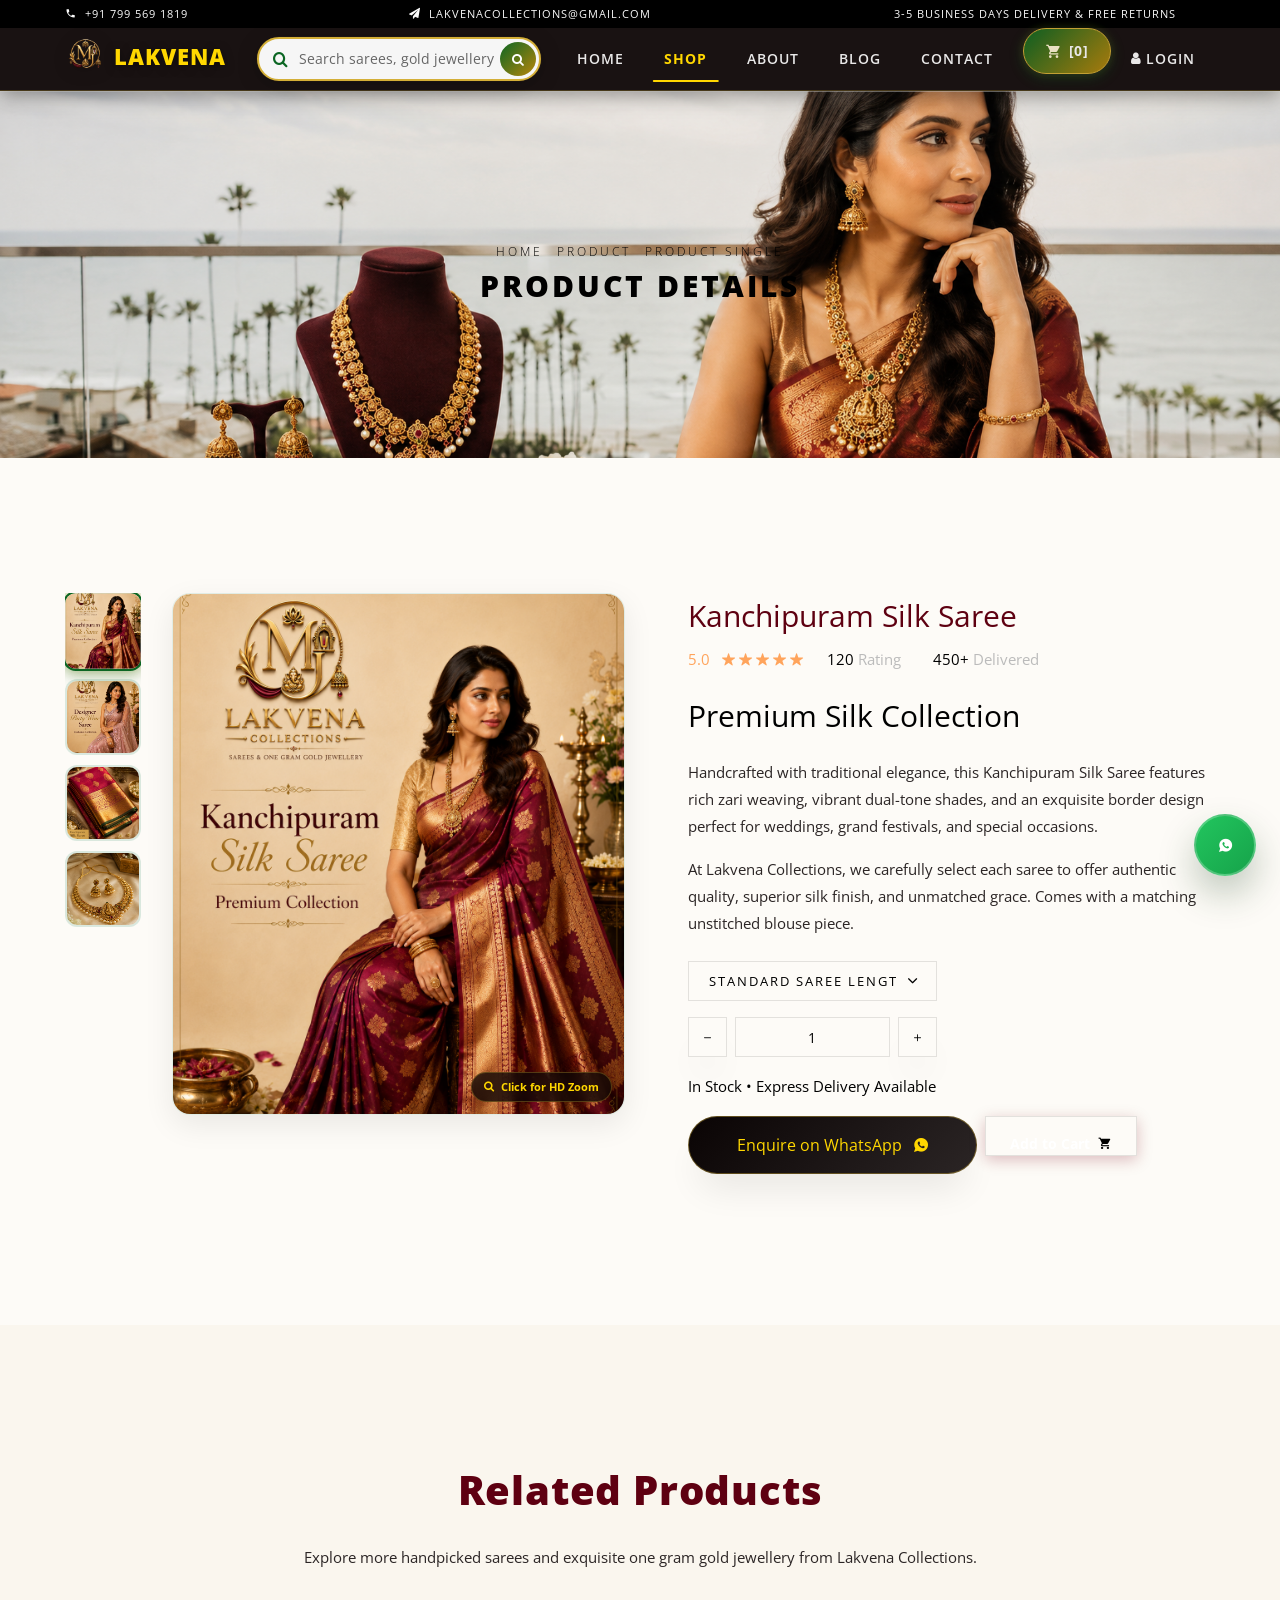
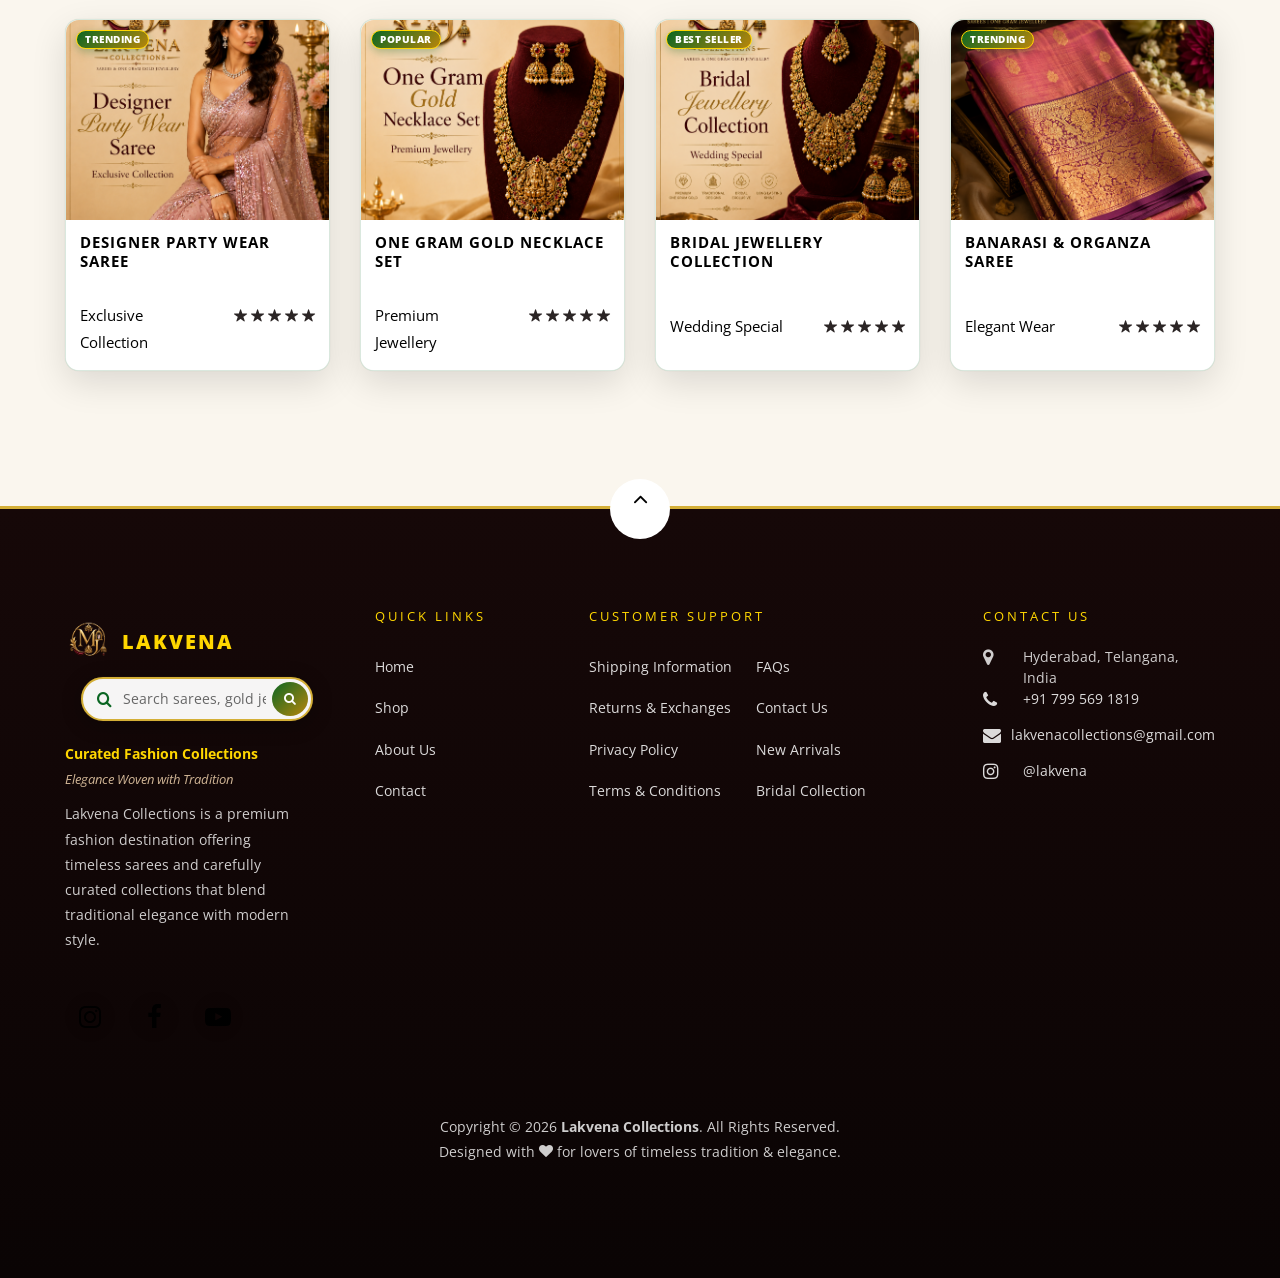
<file: product-single.html>
<!DOCTYPE html>
<html lang="en">
  <head>
    <title>Lakvena Collections - Curated Fashion Collections | Elegance Woven with Tradition</title>
    <meta charset="utf-8">
    <meta name="viewport" content="width=device-width, initial-scale=1, shrink-to-fit=no">

    <!-- SEO Meta Tags -->
    <meta name="description" content="Lakvena Collections - Curated Fashion Collections. Elegance Woven with Tradition. Discover timeless sarees and carefully curated fashion collections.">
    <meta name="keywords" content="Kanchipuram silk saree details, 1-gram gold necklace specs, Lakvena product view, South Indian bridal saree online, silk saree price">
    <meta name="author" content="Lakvena Collections">
    <meta name="robots" content="index, follow">

    <!-- Open Graph / Facebook / WhatsApp -->
    <meta property="og:type" content="product">
    <meta property="og:site_name" content="Lakvena Collections">
    <meta property="og:title" content="Lakvena Collections - Curated Fashion Collections">
    <meta property="og:description" content="Lakvena Collections - Curated Fashion Collections. Elegance Woven with Tradition.">
    <meta property="og:image" content="images/Lakvena_logo_1-removebg-preview.png">
    <meta property="og:url" content="product-single.html">

    <!-- Twitter Card -->
    <meta name="twitter:card" content="summary_large_image">
    <meta name="twitter:title" content="Lakvena Collections - Curated Fashion Collections">
    <meta name="twitter:description" content="View product details, fabric specifications, zari work, and pricing for Lakvena Collections' exclusive sarees and 1-gram gold jewellery.">
    <meta name="twitter:image" content="images/Lakvena_logo_1-removebg-preview.png">
    
        <!-- Favicon -->
    <link rel="icon" type="image/svg+xml" href="images/favicon.svg">
    <link rel="icon" type="image/png" sizes="32x32" href="images/favicon-32x32.png">
    <link rel="icon" type="image/png" sizes="16x16" href="images/favicon-16x16.png">
    <link rel="icon" type="image/png" sizes="192x192" href="images/favicon-192x192.png">
    <link rel="icon" type="image/png" sizes="512x512" href="images/favicon-512x512.png">
    <link rel="apple-touch-icon" sizes="180x180" href="images/apple-touch-icon.png">
    <link rel="shortcut icon" href="favicon.ico">

    <link href="https://fonts.googleapis.com/css?family=Open+Sans:300,400,600,700,800" rel="stylesheet">

    <link rel="stylesheet" href="css/open-iconic-bootstrap.min.css">
    <link rel="stylesheet" href="css/animate.css">
    
    <link rel="stylesheet" href="css/owl.carousel.min.css">
    <link rel="stylesheet" href="css/owl.theme.default.min.css">
    <link rel="stylesheet" href="css/magnific-popup.css">

    <link rel="stylesheet" href="css/aos.css">

    <link rel="stylesheet" href="css/ionicons.min.css">

    <link rel="stylesheet" href="css/bootstrap-datepicker.css">
    <link rel="stylesheet" href="css/jquery.timepicker.css">

    <link rel="stylesheet" href="css/flaticon.css">
    <link rel="stylesheet" href="css/icomoon.css">
    <link rel="stylesheet" href="css/style.css">
  </head>
  <body class="goto-here">
		<div class="py-1 bg-black">
    	<div class="container">
    		<div class="row no-gutters d-flex align-items-start align-items-center px-md-0">
	    		<div class="col-lg-12 d-block">
		    		<div class="row d-flex">
		    			<div class="col-md pr-4 d-flex topper align-items-center">
					    	<div class="icon mr-2 d-flex justify-content-center align-items-center"><span class="icon-phone2"></span></div>
						    <span class="text">+91 799 569 1819</span>
					    </div>
					    <div class="col-md pr-4 d-flex topper align-items-center">
					    	<div class="icon mr-2 d-flex justify-content-center align-items-center"><span class="icon-paper-plane"></span></div>
						    <span class="text">lakvenacollections@gmail.com</span>
					    </div>
					    <div class="col-md-5 pr-4 d-flex topper align-items-center text-lg-right">
						    <span class="text">3-5 Business days delivery &amp; Free Returns</span>
					    </div>
				    </div>
			    </div>
		    </div>
		  </div>
    </div>
    <nav class="navbar navbar-expand-lg navbar-dark ftco_navbar bg-dark ftco-navbar-light" id="ftco-navbar">
	    <div class="container">
	      <a class="navbar-brand d-flex align-items-center" href="index.html">
    <img src="images/Lakvena_logo_1-removebg-preview.png" alt="Lakvena Collections"
         style="height:60px; width:auto; margin-right:12px;">
    <div>
        <h5 class="mb-0" style="font-weight:800; color:#FFD700;">Lakvena</h5>
        <!-- <small style="color:#b8860b; letter-spacing:2px;">COLLECTIONS</small> -->
    </div>
</a>

        <!-- Central Amazon-Style Search Bar -->
        <div class="nav-center-search mx-lg-3">
            <div class="header-search-bar" id="inlineSearchTrigger">
                <span class="icon-search search-icon"></span>
                <input type="text" class="header-search-input" id="inlineSearchInput" placeholder="Search sarees, gold jewellery, collections..." readonly>
                <button class="header-search-btn" aria-label="Search"><span class="icon-search"></span></button>
            </div>
        </div>
	      <button class="navbar-toggler" type="button" data-toggle="collapse" data-target="#ftco-nav" aria-controls="ftco-nav" aria-expanded="false" aria-label="Toggle navigation">
	        <span class="oi oi-menu"></span> Menu
	      </button>

	      <div class="collapse navbar-collapse" id="ftco-nav">
	        <ul class="navbar-nav ml-auto">
	          <li class="nav-item"><a href="index.html" class="nav-link">Home</a></li>
	          <li class="nav-item active"><a href="shop.html" class="nav-link">Shop</a></li>
	          <li class="nav-item"><a href="about.html" class="nav-link">About</a></li>
	          <li class="nav-item"><a href="blog.html" class="nav-link">Blog</a></li>
	          <li class="nav-item"><a href="contact.html" class="nav-link">Contact</a></li>
	          <li class="nav-item cta cta-colored"><a href="cart.html" class="nav-link"><span class="icon-shopping_cart"></span>[0]</a></li>
	          <li class="nav-item"><a href="login.html" class="nav-link" title="Login / Register"><span class="icon-user mr-1"></span><span class="nav-login-text">Login</span></a></li>

	        </ul>
	      </div>
	    </div>
	  </nav>
    <!-- END nav -->

    <div class="hero-wrap hero-bread" style="background-image: url('images/L1-bg4.png');">
      <div class="container">
        <div class="row no-gutters slider-text align-items-center justify-content-center">
          <div class="col-md-9 ftco-animate text-center">
          	<p class="breadcrumbs"><span class="mr-2"><a href="index.html">Home</a></span> <span class="mr-2"><a href="shop.html">Product</a></span> <span>Product Single</span></p>
            <h1 class="mb-0 bread">Product Details</h1>
          </div>
        </div>
      </div>
    </div>

    <section class="ftco-section">
    	<div class="container">
    		<div class="row">
    			<div class="col-lg-6 mb-5 ftco-animate">
    				<!-- Amazon-Style Multi-Image Product Gallery -->
    				<div class="amazon-gallery-wrapper d-flex flex-column flex-md-row">
    				    <!-- Amazon Vertical/Horizontal Thumbnails Strip -->
    				    <div class="amazon-thumbnails-strip d-flex flex-row flex-md-column mr-md-3 mb-3 mb-md-0">
    				        <div class="amazon-thumb-item active" data-img="images/L1-p1.png" title="Full Saree View">
    				            <img src="images/L1-p1.png" alt="Full Saree View">
    				        </div>
    				        <div class="amazon-thumb-item" data-img="images/L1-p2.png" title="Pallu & Zari Detail">
    				            <img src="images/L1-p2.png" alt="Pallu & Zari Detail">
    				        </div>
    				        <div class="amazon-thumb-item" data-img="images/L-product1.png" title="Silk Texture Zoom">
    				            <img src="images/L-product1.png" alt="Silk Texture Zoom">
    				        </div>
    				        <div class="amazon-thumb-item" data-img="images/L-product3.png" title="Blouse & Drape Angle">
    				            <img src="images/L-product3.png" alt="Blouse & Drape Angle">
    				        </div>
    				    </div>

    				    <!-- Main High-Resolution Preview Canvas -->
    				    <div class="amazon-main-image-container flex-grow-1 position-relative">
    				        <a href="images/L1-p1.png" class="image-popup" id="mainImgPopup">
    				            <img src="images/L1-p1.png" id="mainProductImg" class="img-fluid amazon-main-img" alt="Kanchipuram Silk Saree">
    				            <span class="amazon-zoom-badge"><i class="icon-search mr-1"></i> Click for HD Zoom</span>
    				        </a>
    				    </div>
    				</div>
    			</div>

    			<div class="col-lg-6 product-details pl-md-5 ftco-animate">
    				<h3>Kanchipuram Silk Saree</h3>
    				<div class="rating d-flex">
							<p class="text-left mr-4">
								<a href="#" class="mr-2">5.0</a>
								<a href="#"><span class="ion-ios-star"></span></a>
								<a href="#"><span class="ion-ios-star"></span></a>
								<a href="#"><span class="ion-ios-star"></span></a>
								<a href="#"><span class="ion-ios-star"></span></a>
								<a href="#"><span class="ion-ios-star"></span></a>
							</p>
							<p class="text-left mr-4">
								<a href="#" class="mr-2" style="color: #000;">120 <span style="color: #bbb;">Rating</span></a>
							</p>
							<p class="text-left">
								<a href="#" class="mr-2" style="color: #000;">450+ <span style="color: #bbb;">Delivered</span></a>
							</p>
						</div>
    				<p class="price"><span>Premium Silk Collection</span></p>
    				<p>Handcrafted with traditional elegance, this Kanchipuram Silk Saree features rich zari weaving, vibrant dual-tone shades, and an exquisite border design perfect for weddings, grand festivals, and special occasions.</p>
    				<p>At Lakvena Collections, we carefully select each saree to offer authentic quality, superior silk finish, and unmatched grace. Comes with a matching unstitched blouse piece.</p>
						<div class="row mt-4">
							<div class="col-md-6">
								<div class="form-group d-flex">
		              <div class="select-wrap">
	                  <div class="icon"><span class="ion-ios-arrow-down"></span></div>
	                  <select name="" id="" class="form-control">
	                  	<option value="">Standard Saree Length (6.3m)</option>
	                    <option value="">With Unstitched Blouse Piece</option>
	                  </select>
	                </div>
		            </div>
							</div>
							<div class="w-100"></div>
							<div class="input-group col-md-6 d-flex mb-3">
	             	<span class="input-group-btn mr-2">
	                	<button type="button" class="quantity-left-minus btn"  data-type="minus" data-field="">
	                   <i class="ion-ios-remove"></i>
	                	</button>
	            		</span>
	             	<input type="text" id="quantity" name="quantity" class="form-control input-number" value="1" min="1" max="100">
	             	<span class="input-group-btn ml-2">
	                	<button type="button" class="quantity-right-plus btn" data-type="plus" data-field="">
	                     <i class="ion-ios-add"></i>
	                 </button>
	             	</span>
	          	</div>
	          	<div class="w-100"></div>
	          	<div class="col-md-12">
	          		<p style="color: #000;">In Stock • Express Delivery Available</p>
	          	</div>
          	</div>
          	<p class="d-flex">
              <a href="https://api.whatsapp.com/send?phone=917995691819&amp;text=Hello%20Lakvena%20Collections!%20I%20am%20interested%20in%20the%20Kanchipuram%20Silk%20Saree." target="_blank" class="btn btn-black py-3 px-5 mr-2">Enquire on WhatsApp <i class="ion-logo-whatsapp ml-2"></i></a>
              <button id="btnSingleAddToCart" class="btn btn-primary py-3 px-4 font-weight-bold">Add to Cart <i class="icon-shopping_cart ml-1"></i></button>
            </p>
    			</div>
    		</div>
    	</div>
    </section>

    <section class="ftco-section bg-light">
    	<div class="container">
				<div class="row justify-content-center mb-3 pb-3">
          <div class="col-md-12 heading-section text-center ftco-animate">
            <h2 class="mb-4">Related Products</h2>
            <p>Explore more handpicked sarees and exquisite one gram gold jewellery from Lakvena Collections.</p>
          </div>
        </div>   		
    	</div>
    	<div class="container">
    		<div class="row">
    			<div class="col-sm col-md-6 col-lg ftco-animate">
    				<div class="product">
    					<a href="#" class="img-prod"><img class="img-fluid" src="images/L1-p2.png" alt="Designer Party Wear Saree">
    						<span class="status">Trending</span>
    						<div class="overlay"></div>
    					</a>
    					<div class="text py-3 px-3">
    						<h3><a href="#">Designer Party Wear Saree</a></h3>
    						<div class="d-flex">
    							<div class="pricing">
		    						<p class="price"><span>Exclusive Collection</span></p>
		    					</div>
		    					<div class="rating">
	    							<p class="text-right">
	    								<span class="ion-ios-star"></span>
	    								<span class="ion-ios-star"></span>
	    								<span class="ion-ios-star"></span>
	    								<span class="ion-ios-star"></span>
	    								<span class="ion-ios-star"></span>
	    							</p>
	    						</div>
	    					</div>
	    					<p class="bottom-area d-flex px-3">
    							<a href="product-single.html" class="add-to-cart text-center py-2 mr-1"><span>View Details <i class="ion-ios-eye ml-1"></i></span></a>
    							<a href="https://wa.me/917995691819" target="_blank" class="buy-now text-center py-2">Enquire Now<span><i class="ion-ios-chatboxes ml-1"></i></span></a>
    						</p>
    					</div>
    				</div>
    			</div>
    			<div class="col-sm col-md-6 col-lg ftco-animate">
    				<div class="product">
    					<a href="#" class="img-prod"><img class="img-fluid" src="images/L1-p3.png" alt="One Gram Gold Necklace Set">
    						<span class="status">Popular</span>
    						<div class="overlay"></div>
    					</a>
    					<div class="text py-3 px-3">
    						<h3><a href="#">One Gram Gold Necklace Set</a></h3>
    						<div class="d-flex">
    							<div class="pricing">
		    						<p class="price"><span>Premium Jewellery</span></p>
		    					</div>
		    					<div class="rating">
	    							<p class="text-right">
	    								<span class="ion-ios-star"></span>
	    								<span class="ion-ios-star"></span>
	    								<span class="ion-ios-star"></span>
	    								<span class="ion-ios-star"></span>
	    								<span class="ion-ios-star"></span>
	    							</p>
	    						</div>
	    					</div>
    						<p class="bottom-area d-flex px-3">
    							<a href="product-single.html" class="add-to-cart text-center py-2 mr-1"><span>View Details <i class="ion-ios-eye ml-1"></i></span></a>
    							<a href="https://wa.me/917995691819" target="_blank" class="buy-now text-center py-2">Enquire Now<span><i class="ion-ios-chatboxes ml-1"></i></span></a>
    						</p>
    					</div>
    				</div>
    			</div>
    			<div class="col-sm col-md-6 col-lg ftco-animate">
    				<div class="product">
    					<a href="#" class="img-prod"><img class="img-fluid" src="images/L1-p4.png" alt="Bridal Jewellery Collection">
    						<span class="status">Best Seller</span>
	    					<div class="overlay"></div>
	    				</a>
    					<div class="text py-3 px-3">
    						<h3><a href="#">Bridal Jewellery Collection</a></h3>
    						<div class="d-flex">
    							<div class="pricing">
		    						<p class="price"><span>Wedding Special</span></p>
		    					</div>
		    					<div class="rating">
	    							<p class="text-right">
	    								<span class="ion-ios-star"></span>
	    								<span class="ion-ios-star"></span>
	    								<span class="ion-ios-star"></span>
	    								<span class="ion-ios-star"></span>
	    								<span class="ion-ios-star"></span>
	    							</p>
	    						</div>
	    					</div>
    						<p class="bottom-area d-flex px-3">
    							<a href="product-single.html" class="add-to-cart text-center py-2 mr-1"><span>View Details <i class="ion-ios-eye ml-1"></i></span></a>
    							<a href="https://wa.me/917995691819" target="_blank" class="buy-now text-center py-2">Enquire Now<span><i class="ion-ios-chatboxes ml-1"></i></span></a>
    						</p>
    					</div>
    				</div>
    			</div>
    			<div class="col-sm col-md-6 col-lg ftco-animate">
    				<div class="product">
    					<a href="#" class="img-prod"><img class="img-fluid" src="images/L-product2.png" alt="Banarasi & Organza Saree">
    						<span class="status">Trending</span>
    						<div class="overlay"></div>
    					</a>
    					<div class="text py-3 px-3">
    						<h3><a href="#">Banarasi & Organza Saree</a></h3>
    						<div class="d-flex">
    							<div class="pricing">
		    						<p class="price"><span>Elegant Wear</span></p>
		    					</div>
		    					<div class="rating">
	    							<p class="text-right">
	    								<span class="ion-ios-star"></span>
	    								<span class="ion-ios-star"></span>
	    								<span class="ion-ios-star"></span>
	    								<span class="ion-ios-star"></span>
	    								<span class="ion-ios-star"></span>
	    							</p>
	    						</div>
	    					</div>
    						<p class="bottom-area d-flex px-3">
    							<a href="product-single.html" class="add-to-cart text-center py-2 mr-1"><span>View Details <i class="ion-ios-eye ml-1"></i></span></a>
    							<a href="https://wa.me/917995691819" target="_blank" class="buy-now text-center py-2">Enquire Now<span><i class="ion-ios-chatboxes ml-1"></i></span></a>
    						</p>
    					</div>
    				</div>
    			</div>
    		</div>
    	</div>
    </section>

    <!-- ===================== FOOTER ===================== -->

<footer class="ftco-footer bg-light ftco-section">

    <div class="container">

        <div class="row">

            <div class="mouse">
                <a href="#" class="mouse-icon">
                    <div class="mouse-wheel">
                        <span class="ion-ios-arrow-up"></span>
                    </div>
                </a>
            </div>

        </div>

        <div class="row mb-5">

            <!-- Company -->

            <div class="col-md">

                <div class="ftco-footer-widget mb-4">

                    <h2 class="ftco-heading-2">
                         <a class="navbar-brand d-flex align-items-center" href="index.html">
    <img src="images/Lakvena_logo_1-removebg-preview.png" alt="Lakvena Collections"
         style="height:60px; width:auto; margin-right:12px;">
    <div>
        <h5 class="mb-0" style="font-weight:800; color:#FFD700;">Lakvena</h5>
        <!-- <small style="color:#b8860b; letter-spacing:2px;">COLLECTIONS</small> -->
    </div>
</a>

        <!-- Central Amazon-Style Search Bar -->
        <div class="nav-center-search mx-lg-3">
            <div class="header-search-bar" id="inlineSearchTrigger">
                <span class="icon-search search-icon"></span>
                <input type="text" class="header-search-input" id="inlineSearchInput" placeholder="Search sarees, gold jewellery, collections..." readonly>
                <button class="header-search-btn" aria-label="Search"><span class="icon-search"></span></button>
            </div>
        </div>
                    </h2>

                    <p style="font-weight:700; color:#FFD700; font-size:14px; margin-bottom:2px; margin-top:8px;">Curated Fashion Collections</p>
                    <p style="font-style:italic; color:#d1b696; font-size:13px; margin-bottom:10px;">Elegance Woven with Tradition</p>
                    <p>Lakvena Collections is a premium fashion destination offering timeless sarees and carefully curated collections that blend traditional elegance with modern style.</p>

                    <ul class="ftco-footer-social list-unstyled float-md-left float-lft mt-4">

                        <li class="ftco-animate">
                            <a href="https://www.instagram.com/lakvena/" target="_blank">
                                <span class="icon-instagram"></span>
                            </a>
                        </li>

                        <li class="ftco-animate">
                            <a href="https://www.facebook.com/profile.php?id=61591872220459&sk=about" target="_blank">
                                <span class="icon-facebook"></span>
                            </a>
                        </li>

                        <li class="ftco-animate">
                            <a href="https://www.youtube.com/@Lakvena" target="_blank">
                                <span class="icon-youtube-play"></span>
                            </a>
                        </li>

                    </ul>

                </div>

            </div>

            <!-- Quick Links -->

            <div class="col-md">

                <div class="ftco-footer-widget mb-4 ml-md-5">

                    <h2 class="ftco-heading-2">
                        Quick Links
                    </h2>

                    <ul class="list-unstyled">

                        <li><a href="index.html" class="py-2 d-block">Home</a></li>

                        <li><a href="shop.html" class="py-2 d-block">Shop</a></li>

                        <li><a href="about.html" class="py-2 d-block">About Us</a></li>

                        <li><a href="contact.html" class="py-2 d-block">Contact</a></li>

                    </ul>

                </div>

            </div>

            <!-- Customer Support -->

            <div class="col-md-4">

                <div class="ftco-footer-widget mb-4">

                    <h2 class="ftco-heading-2">
                        Customer Support
                    </h2>

                    <div class="d-flex">

                        <ul class="list-unstyled mr-4">

                            <li>
                                <a href="#" class="py-2 d-block">
                                    Shipping Information
                                </a>
                            </li>

                            <li>
                                <a href="#" class="py-2 d-block">
                                    Returns & Exchanges
                                </a>
                            </li>

                            <li>
                                <a href="#" class="py-2 d-block">
                                    Privacy Policy
                                </a>
                            </li>

                            <li>
                                <a href="#" class="py-2 d-block">
                                    Terms & Conditions
                                </a>
                            </li>

                        </ul>

                        <ul class="list-unstyled">

                            <li>
                                <a href="#" class="py-2 d-block">
                                    FAQs
                                </a>
                            </li>

                            <li>
                                <a href="contact.html" class="py-2 d-block">
                                    Contact Us
                                </a>
                            </li>

                            <li>
                                <a href="shop.html" class="py-2 d-block">
                                    New Arrivals
                                </a>
                            </li>

                            <li>
                                <a href="shop.html" class="py-2 d-block">
                                    Bridal Collection
                                </a>
                            </li>

                        </ul>

                    </div>

                </div>

            </div>

            <!-- Contact -->

            <div class="col-md">

                <div class="ftco-footer-widget mb-4">

                    <h2 class="ftco-heading-2">
                        Contact Us
                    </h2>

                    <div class="block-23 mb-3">

                        <ul>

                            <li>

                                <span class="icon icon-map-marker"></span>

                                <span class="text">
                                    Hyderabad, Telangana, India
                                </span>

                            </li>

                            <li>

                                <a href="tel:+917995691819">

                                    <span class="icon icon-phone"></span>

                                    <span class="text">
                                        +91 799 569 1819
                                    </span>

                                </a>

                            </li>

                            <li>

                                <a href="mailto:lakvenacollections@gmail.com">

                                    <span class="icon icon-envelope"></span>

                                    <span class="text">
                                        lakvenacollections@gmail.com
                                    </span>

                                </a>

                            </li>

                            <li>

                                <a href="https://www.instagram.com/lakvena/" target="_blank">

                                    <span class="icon icon-instagram"></span>

                                    <span class="text">
                                        @lakvena
                                    </span>

                                </a>

                            </li>

                        </ul>

                    </div>

                </div>

            </div>

        </div>

        <!-- Copyright -->

        <div class="row">

            <div class="col-md-12 text-center">

                <p>

                    Copyright &copy;
                    <script>
                        document.write(new Date().getFullYear());
                    </script>

                    <strong> Lakvena Collections</strong>.
                    All Rights Reserved.

                    <br>

                    Designed with
                    <i class="icon-heart color-danger"></i>
                    for lovers of timeless tradition & elegance.

                </p>

            </div>

        </div>

    </div>

</footer>

<!-- ===================== LOADER ===================== -->

<div id="ftco-loader" class="show fullscreen">

    <svg class="circular" width="48px" height="48px">

        <circle class="path-bg"
            cx="24"
            cy="24"
            r="22"
            fill="none"
            stroke-width="4"
            stroke="#eeeeee"/>

        <circle class="path"
            cx="24"
            cy="24"
            r="22"
            fill="none"
            stroke-width="4"
            stroke-miterlimit="10"
            stroke="#C59D5F"/>

    </svg>

</div>

<!-- JavaScript -->

<script src="js/jquery.min.js"></script>
<script src="js/jquery-migrate-3.0.1.min.js"></script>
<script src="js/popper.min.js"></script>
<script src="js/bootstrap.min.js"></script>
<script src="js/jquery.easing.1.3.js"></script>
<script src="js/jquery.waypoints.min.js"></script>
<script src="js/jquery.stellar.min.js"></script>
<script src="js/owl.carousel.min.js"></script>
<script src="js/jquery.magnific-popup.min.js"></script>
<script src="js/aos.js"></script>
<div class="whatsapp-float">
  <div class="whatsapp-card">
    <div class="whatsapp-card-header d-flex align-items-center mb-3">
      <div class="whatsapp-avatar-wrap mr-3">
        <img src="images/whatsapp-support.jpg" alt="Lakvena Support" class="whatsapp-avatar">
        <span class="whatsapp-online-dot"></span>
      </div>
      <div>
        <h6 class="whatsapp-support-name">Lakvena Customer Support</h6>
        <small class="whatsapp-support-status">Online • Instant WhatsApp Help</small>
      </div>
    </div>
    <div class="whatsapp-card-heading">HI THERE! 👋</div>
    <div class="whatsapp-card-text">We are here to help you! Chat with us on WhatsApp to explore sarees, 1-gram gold jewellery or custom orders.</div>
    <a href="https://api.whatsapp.com/send?phone=917995691819&amp;text=Hello%20Lakvena%20Collections!%20I%20am%20interested%20in%20your%20saree%20and%20jewellery%20collection.%20Please%20share%20more%20details." class="whatsapp-card-button" target="_blank" rel="noopener noreferrer" aria-label="Start WhatsApp chat">
      <span class="ion-logo-whatsapp"></span>
      START CHAT
    </a>
    <div class="whatsapp-card-powered">Powered by Lakvena Collections</div>
  </div>
  <button type="button" class="whatsapp-icon" aria-label="Open WhatsApp chat card">
    <span class="ion-logo-whatsapp"></span>
  </button>
</div>

<script src="js/jquery.animateNumber.min.js"></script>
<script src="js/bootstrap-datepicker.js"></script>
<script src="js/scrollax.min.js"></script>
<script src="js/google-map.js"></script>
<script src="js/main.js"></script>
<script src="js/cart-manager.js"></script>

<script>
	$(document).ready(function(){
		var quantity = 1;
		$('.quantity-right-plus').click(function(e){
			e.preventDefault();
			var qty = parseInt($('#quantity').val()) || 1;
			$('#quantity').val(qty + 1);
		});

		$('.quantity-left-minus').click(function(e){
			e.preventDefault();
			var qty = parseInt($('#quantity').val()) || 1;
			if (qty > 1) {
				$('#quantity').val(qty - 1);
			}
		});

		$('#btnSingleAddToCart').click(function (e) {
			e.preventDefault();
			var selectedQty = parseInt($('#quantity').val()) || 1;
			if (window.LakvenaCart) {
				window.LakvenaCart.addItem({
					title: 'Kanchipuram Silk Saree',
					category: 'Premium Silk Collection',
					img: 'images/L1-p1.png',
					qty: selectedQty
				});
			}
		});
	});
</script>

<script>
  document.addEventListener('DOMContentLoaded', function () {
    var whatsAppWidget = document.querySelector('.whatsapp-float');
    var whatsAppIcon = whatsAppWidget && whatsAppWidget.querySelector('.whatsapp-icon');

    if (!whatsAppWidget || !whatsAppIcon) return;

    whatsAppIcon.addEventListener('click', function (event) {
      event.preventDefault();
      whatsAppWidget.classList.toggle('open');
    });

    document.addEventListener('click', function (event) {
      if (!whatsAppWidget.contains(event.target)) {
        whatsAppWidget.classList.remove('open');
      }
    });
  });
</script>

<script>
  document.addEventListener('DOMContentLoaded', function () {
    var thumbItems = document.querySelectorAll('.amazon-thumb-item');
    var mainImg = document.getElementById('mainProductImg');
    var mainPopup = document.getElementById('mainImgPopup');

    if (!thumbItems.length || !mainImg) return;

    thumbItems.forEach(function (thumb) {
      function switchImage() {
        var newSrc = thumb.getAttribute('data-img');
        if (newSrc && mainImg) {
          thumbItems.forEach(function (t) { t.classList.remove('active'); });
          thumb.classList.add('active');
          mainImg.style.opacity = '0.4';
          setTimeout(function () {
            mainImg.src = newSrc;
            if (mainPopup) mainPopup.href = newSrc;
            mainImg.style.opacity = '1';
          }, 120);
        }
      }

      thumb.addEventListener('click', switchImage);
      thumb.addEventListener('mouseenter', switchImage);
    });
  });
</script>

</body>
</html>
</file>
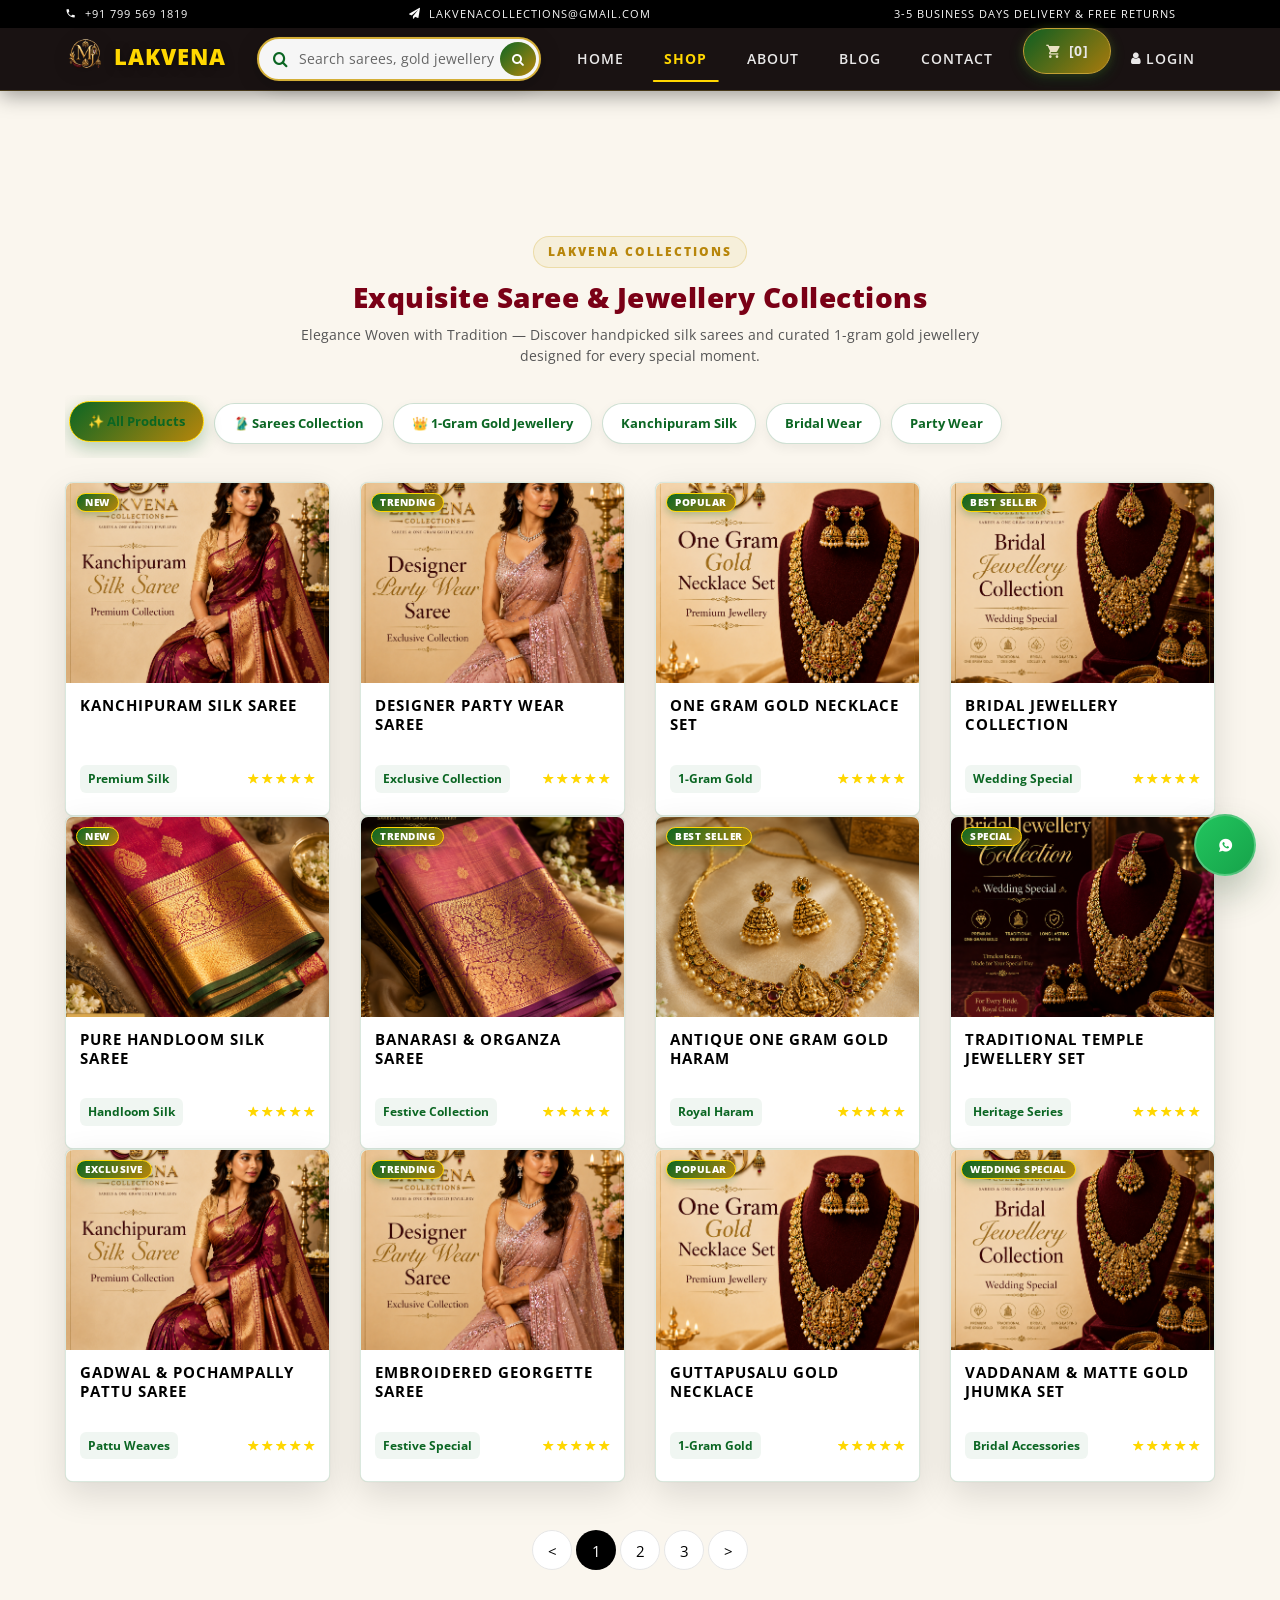
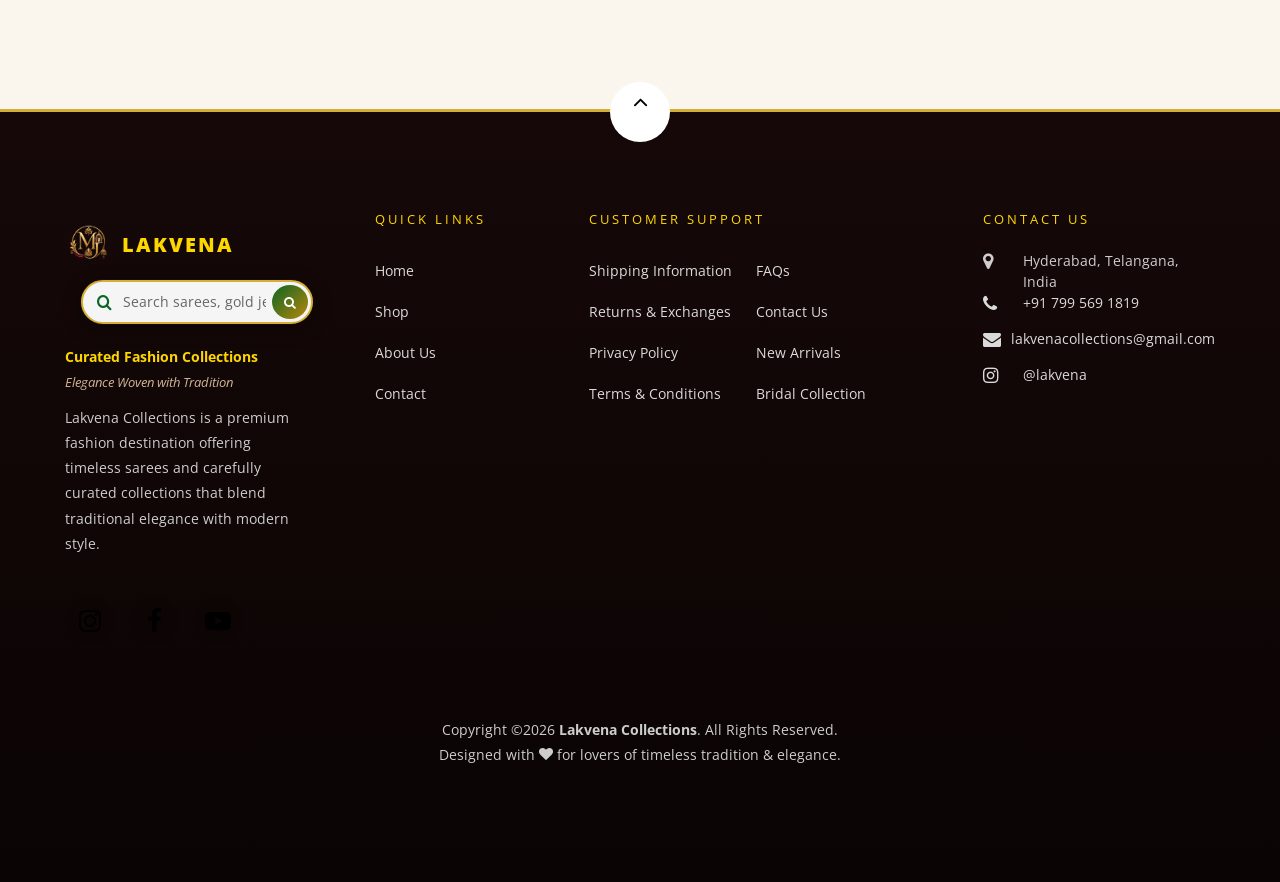
<file: shop.html>
<!DOCTYPE html>
<html lang="en">
  <head>
    <title>Lakvena Collections - Curated Fashion Collections | Elegance Woven with Tradition</title>

    <meta charset="utf-8">
    <meta name="viewport" content="width=device-width, initial-scale=1, shrink-to-fit=no">

    <!-- SEO Meta Tags -->
    <meta name="description" content="Lakvena Collections - Curated Fashion Collections. Elegance Woven with Tradition. Discover timeless sarees and carefully curated fashion collections.">
    <meta name="keywords" content="Shop silk sarees online, Kanchipuram saree collection, 1-gram gold jewellery shop, South Indian bridal sarees, Lakvena catalog, Hyderabad fashion">
    <meta name="author" content="Lakvena Collections">
    <meta name="robots" content="index, follow">

    <!-- Open Graph / Facebook / WhatsApp -->
    <meta property="og:type" content="website">
    <meta property="og:site_name" content="Lakvena Collections">
    <meta property="og:title" content="Lakvena Collections - Curated Fashion Collections">
    <meta property="og:description" content="Lakvena Collections - Curated Fashion Collections. Elegance Woven with Tradition.">
    <meta property="og:image" content="images/Lakvena_logo_1-removebg-preview.png">
    <meta property="og:url" content="shop.html">

    <!-- Twitter Card -->
    <meta name="twitter:card" content="summary_large_image">
    <meta name="twitter:title" content="Lakvena Collections - Curated Fashion Collections">
    <meta name="twitter:description" content="Browse Lakvena Collections' exclusive catalog of pure Kanchipuram silk sarees, designer wear, and handcrafted 1-gram gold jewellery sets.">
    <meta name="twitter:image" content="images/Lakvena_logo_1-removebg-preview.png">

        <!-- Favicon -->
    <link rel="icon" type="image/svg+xml" href="images/favicon.svg">
    <link rel="icon" type="image/png" sizes="32x32" href="images/favicon-32x32.png">
    <link rel="icon" type="image/png" sizes="16x16" href="images/favicon-16x16.png">
    <link rel="icon" type="image/png" sizes="192x192" href="images/favicon-192x192.png">
    <link rel="icon" type="image/png" sizes="512x512" href="images/favicon-512x512.png">
    <link rel="apple-touch-icon" sizes="180x180" href="images/apple-touch-icon.png">
    <link rel="shortcut icon" href="favicon.ico">

    <link href="https://fonts.googleapis.com/css?family=Open+Sans:300,400,600,700,800" rel="stylesheet">

    <link rel="stylesheet" href="css/open-iconic-bootstrap.min.css">
    <link rel="stylesheet" href="css/animate.css">

    <link rel="stylesheet" href="css/owl.carousel.min.css">
    <link rel="stylesheet" href="css/owl.theme.default.min.css">
    <link rel="stylesheet" href="css/magnific-popup.css">

    <link rel="stylesheet" href="css/aos.css">

    <link rel="stylesheet" href="css/ionicons.min.css">

    <link rel="stylesheet" href="css/bootstrap-datepicker.css">
    <link rel="stylesheet" href="css/jquery.timepicker.css">

    <link rel="stylesheet" href="css/flaticon.css">
    <link rel="stylesheet" href="css/icomoon.css">
    <link rel="stylesheet" href="css/style.css">

    <style>
      .product {
        transition: transform 0.3s ease, box-shadow 0.3s ease;
        border-radius: 8px;
        overflow: hidden;
      }
      .product:hover {
        transform: translateY(-5px);
        box-shadow: 0 8px 25px rgba(11, 102, 35, 0.12);
      }
      .product .add-to-cart {
        background: #0B6623 !important;
        color: #fff !important;
        border-radius: 20px;
        cursor: pointer;
      }
      .product .buy-now {
        background: #25D366 !important;
        color: #fff !important;
        border-radius: 20px;
      }
      .product .buy-now:hover {
        background: #1eb956 !important;
      }
      .filter-category-btn {
        cursor: pointer;
        transition: all 0.2s ease;
      }
      .filter-category-btn.active {
        color: #0B6623 !important;
        font-weight: 700;
      }
    </style>
  </head>
  <body class="goto-here">
		<div class="py-1 bg-black">
    	<div class="container">
    		<div class="row no-gutters d-flex align-items-start align-items-center px-md-0">
	    		<div class="col-lg-12 d-block">
		    		<div class="row d-flex">
		    			<div class="col-md pr-4 d-flex topper align-items-center">
					    	<div class="icon mr-2 d-flex justify-content-center align-items-center"><span class="icon-phone2"></span></div>
						    <span class="text">+91 799 569 1819</span>
					    </div>
					    <div class="col-md pr-4 d-flex topper align-items-center">
					    	<div class="icon mr-2 d-flex justify-content-center align-items-center"><span class="icon-paper-plane"></span></div>
						    <span class="text">lakvenacollections@gmail.com</span>
					    </div>
					    <div class="col-md-5 pr-4 d-flex topper align-items-center text-lg-right">
						    <span class="text">3-5 Business days delivery &amp; Free Returns</span>
					    </div>
				    </div>
			    </div>
		    </div>
		  </div>
    </div>
    <nav class="navbar navbar-expand-lg navbar-dark ftco_navbar bg-dark ftco-navbar-light" id="ftco-navbar">
	    <div class="container">
	      <a class="navbar-brand d-flex align-items-center" href="index.html">
          <img src="images/Lakvena_logo_1-removebg-preview.png" alt="Lakvena Collections" style="height:60px; width:auto; margin-right:12px;">
          <div>
              <h5 class="mb-0" style="font-weight:800; color:#FFD700;">Lakvena</h5>
          </div>
        </a>

        <!-- Central Amazon-Style Search Bar -->
        <div class="nav-center-search mx-lg-3">
            <div class="header-search-bar" id="inlineSearchTrigger">
                <span class="icon-search search-icon"></span>
                <input type="text" class="header-search-input" id="inlineSearchInput" placeholder="Search sarees, gold jewellery, collections..." readonly>
                <button class="header-search-btn" aria-label="Search"><span class="icon-search"></span></button>
            </div>
        </div>
	      <button class="navbar-toggler" type="button" data-toggle="collapse" data-target="#ftco-nav" aria-controls="ftco-nav" aria-expanded="false" aria-label="Toggle navigation">
	        <span class="oi oi-menu"></span> Menu
	      </button>

	      <div class="collapse navbar-collapse" id="ftco-nav">
	        <ul class="navbar-nav ml-auto">
	          <li class="nav-item"><a href="index.html" class="nav-link">Home</a></li>
	          <li class="nav-item active"><a href="shop.html" class="nav-link">Shop</a></li>
	          <li class="nav-item"><a href="about.html" class="nav-link">About</a></li>
	          <li class="nav-item"><a href="blog.html" class="nav-link">Blog</a></li>
	          <li class="nav-item"><a href="contact.html" class="nav-link">Contact</a></li>
	          <li class="nav-item cta cta-colored"><a href="cart.html" class="nav-link"><span class="icon-shopping_cart"></span>[0]</a></li>
	          <li class="nav-item"><a href="login.html" class="nav-link" title="Login / Register"><span class="icon-user mr-1"></span><span class="nav-login-text">Login</span></a></li>

	        </ul>
	      </div>
	    </div>
	  </nav>
    <!-- END nav -->

    <section class="ftco-section bg-light">

    	<div class="container">
    		<div class="row">
    			<div class="col-12">

    				<!-- Shop Page Section Heading -->
    				<div class="col-12 text-center mb-4 shop-header-title-block">
    				    <span class="shop-sub-tagline">Lakvena Collections</span>
    				    <h2 class="shop-main-heading mb-2">Exquisite Saree &amp; Jewellery Collections</h2>
    				    <p class="shop-heading-subtitle">Elegance Woven with Tradition — Discover handpicked silk sarees and curated 1-gram gold jewellery designed for every special moment.</p>
    				</div>

    				<!-- Top Mobile & Desktop Category Pill Scroll Bar -->
    				<div class="col-12 mb-4 px-0">

    				    <div class="mobile-category-scroll-bar">
    				        <span class="mobile-cat-pill filter-category-btn active" data-filter="all">✨ All Products</span>
    				        <span class="mobile-cat-pill filter-category-btn" data-filter="saree">🥻 Sarees Collection</span>
    				        <span class="mobile-cat-pill filter-category-btn" data-filter="jewellery">👑 1-Gram Gold Jewellery</span>
    				        <span class="mobile-cat-pill filter-category-btn" data-filter="kanchipuram">Kanchipuram Silk</span>
    				        <span class="mobile-cat-pill filter-category-btn" data-filter="bridal">Bridal Wear</span>
    				        <span class="mobile-cat-pill filter-category-btn" data-filter="party">Party Wear</span>
    				    </div>
    				</div>

    				<div class="row" id="shopProductGrid">


              <!-- Item 1 -->
		    			<div class="col-6 col-sm-6 col-md-4 col-lg-3 ftco-animate shop-item-card" data-category="saree">
		    				<div class="product">
		    					<a href="product-single.html" class="img-prod">
                        <img class="img-fluid" src="images/L1-p1.png" alt="Kanchipuram Silk Saree">
                        <span class="status">New</span>
                        <div class="overlay"></div>
                        <div class="product-card-actions">
                            <a href="product-single.html" class="btn-card-action btn-card-details">
                                <span class="icon-eye mr-1"></span> View Details
                            </a>
                            <a href="https://wa.me/917995691819?text=Hello%20Lakvena%20Collections,%20I%20am%20interested%20in%20the%20Kanchipuram%20Silk%20Saree." target="_blank" class="btn-card-action btn-card-whatsapp">
                                <span class="icon-phone mr-1"></span> Enquire on WhatsApp
                            </a>
                        </div>
                    </a>
                    <div class="text py-2 px-3">
                        <h3><a href="product-single.html">Kanchipuram Silk Saree</a></h3>
                        <div class="pricing-row">
                            <span class="price-badge">Premium Silk</span>
                            <div class="rating-stars">
                                <span class="ion-ios-star"></span>
                                <span class="ion-ios-star"></span>
                                <span class="ion-ios-star"></span>
                                <span class="ion-ios-star"></span>
                                <span class="ion-ios-star"></span>
                            </div>
                        </div>
                    </div>
		    				</div>
		    			</div>

              <!-- Item 2 -->
		    			<div class="col-6 col-sm-6 col-md-4 col-lg-3 ftco-animate shop-item-card" data-category="saree">
		    				<div class="product">
		    					<a href="product-single.html" class="img-prod">
                        <img class="img-fluid" src="images/L1-p2.png" alt="Designer Party Wear Saree">
                        <span class="status">Trending</span>
                        <div class="overlay"></div>
                        <div class="product-card-actions">
                            <a href="product-single.html" class="btn-card-action btn-card-details">
                                <span class="icon-eye mr-1"></span> View Details
                            </a>
                            <a href="https://wa.me/917995691819?text=Hello%20Lakvena%20Collections,%20I%20am%20interested%20in%20the%20Designer%20Party%20Wear%20Saree." target="_blank" class="btn-card-action btn-card-whatsapp">
                                <span class="icon-phone mr-1"></span> Enquire on WhatsApp
                            </a>
                        </div>
                    </a>
                    <div class="text py-2 px-3">
                        <h3><a href="product-single.html">Designer Party Wear Saree</a></h3>
                        <div class="pricing-row">
                            <span class="price-badge">Exclusive Collection</span>
                            <div class="rating-stars">
                                <span class="ion-ios-star"></span>
                                <span class="ion-ios-star"></span>
                                <span class="ion-ios-star"></span>
                                <span class="ion-ios-star"></span>
                                <span class="ion-ios-star"></span>
                            </div>
                        </div>
                    </div>
		    				</div>
		    			</div>

              <!-- Item 3 -->
		    			<div class="col-6 col-sm-6 col-md-4 col-lg-3 ftco-animate shop-item-card" data-category="jewellery">
		    				<div class="product">
		    					<a href="product-single.html" class="img-prod">
                        <img class="img-fluid" src="images/L1-p3.png" alt="One Gram Gold Necklace Set">
                        <span class="status">Popular</span>
                        <div class="overlay"></div>
                        <div class="product-card-actions">
                            <a href="product-single.html" class="btn-card-action btn-card-details">
                                <span class="icon-eye mr-1"></span> View Details
                            </a>
                            <a href="https://wa.me/917995691819?text=Hello%20Lakvena%20Collections,%20I%20am%20interested%20in%20the%20One%20Gram%20Gold%20Necklace%20Set." target="_blank" class="btn-card-action btn-card-whatsapp">
                                <span class="icon-phone mr-1"></span> Enquire on WhatsApp
                            </a>
                        </div>
                    </a>
                    <div class="text py-2 px-3">
                        <h3><a href="product-single.html">One Gram Gold Necklace Set</a></h3>
                        <div class="pricing-row">
                            <span class="price-badge">1-Gram Gold</span>
                            <div class="rating-stars">
                                <span class="ion-ios-star"></span>
                                <span class="ion-ios-star"></span>
                                <span class="ion-ios-star"></span>
                                <span class="ion-ios-star"></span>
                                <span class="ion-ios-star"></span>
                            </div>
                        </div>
                    </div>
		    				</div>
		    			</div>

              <!-- Item 4 -->
		    			<div class="col-6 col-sm-6 col-md-4 col-lg-3 ftco-animate shop-item-card" data-category="jewellery">
		    				<div class="product">
		    					<a href="product-single.html" class="img-prod">
                        <img class="img-fluid" src="images/L1-p4.png" alt="Bridal Jewellery Collection">
                        <span class="status">Best Seller</span>
                        <div class="overlay"></div>
                        <div class="product-card-actions">
                            <a href="product-single.html" class="btn-card-action btn-card-details">
                                <span class="icon-eye mr-1"></span> View Details
                            </a>
                            <a href="https://wa.me/917995691819?text=Hello%20Lakvena%20Collections,%20I%20am%20interested%20in%20the%20Bridal%20Jewellery%20Collection." target="_blank" class="btn-card-action btn-card-whatsapp">
                                <span class="icon-phone mr-1"></span> Enquire on WhatsApp
                            </a>
                        </div>
                    </a>
                    <div class="text py-2 px-3">
                        <h3><a href="product-single.html">Bridal Jewellery Collection</a></h3>
                        <div class="pricing-row">
                            <span class="price-badge">Wedding Special</span>
                            <div class="rating-stars">
                                <span class="ion-ios-star"></span>
                                <span class="ion-ios-star"></span>
                                <span class="ion-ios-star"></span>
                                <span class="ion-ios-star"></span>
                                <span class="ion-ios-star"></span>
                            </div>
                        </div>
                    </div>
		    				</div>
		    			</div>

              <!-- Item 5 -->
		    			<div class="col-6 col-sm-6 col-md-4 col-lg-3 ftco-animate shop-item-card" data-category="saree">
		    				<div class="product">
		    					<a href="product-single.html" class="img-prod">
                        <img class="img-fluid" src="images/L-product1.png" alt="Pure Handloom Silk Saree">
                        <span class="status">New</span>
                        <div class="overlay"></div>
                        <div class="product-card-actions">
                            <a href="product-single.html" class="btn-card-action btn-card-details">
                                <span class="icon-eye mr-1"></span> View Details
                            </a>
                            <a href="https://wa.me/917995691819?text=Hello%20Lakvena%20Collections,%20I%20am%20interested%20in%20the%20Pure%20Handloom%20Silk%20Saree." target="_blank" class="btn-card-action btn-card-whatsapp">
                                <span class="icon-phone mr-1"></span> Enquire on WhatsApp
                            </a>
                        </div>
                    </a>
                    <div class="text py-2 px-3">
                        <h3><a href="product-single.html">Pure Handloom Silk Saree</a></h3>
                        <div class="pricing-row">
                            <span class="price-badge">Handloom Silk</span>
                            <div class="rating-stars">
                                <span class="ion-ios-star"></span>
                                <span class="ion-ios-star"></span>
                                <span class="ion-ios-star"></span>
                                <span class="ion-ios-star"></span>
                                <span class="ion-ios-star"></span>
                            </div>
                        </div>
                    </div>
		    				</div>
		    			</div>

              <!-- Item 6 -->
		    			<div class="col-6 col-sm-6 col-md-4 col-lg-3 ftco-animate shop-item-card" data-category="saree">
		    				<div class="product">
		    					<a href="product-single.html" class="img-prod">
                        <img class="img-fluid" src="images/L-product2.png" alt="Banarasi &amp; Organza Saree">
                        <span class="status">Trending</span>
                        <div class="overlay"></div>
                        <div class="product-card-actions">
                            <a href="product-single.html" class="btn-card-action btn-card-details">
                                <span class="icon-eye mr-1"></span> View Details
                            </a>
                            <a href="https://wa.me/917995691819?text=Hello%20Lakvena%20Collections,%20I%20am%20interested%20in%20the%20Banarasi%20and%20Organza%20Saree." target="_blank" class="btn-card-action btn-card-whatsapp">
                                <span class="icon-phone mr-1"></span> Enquire on WhatsApp
                            </a>
                        </div>
                    </a>
                    <div class="text py-2 px-3">
                        <h3><a href="product-single.html">Banarasi &amp; Organza Saree</a></h3>
                        <div class="pricing-row">
                            <span class="price-badge">Festive Collection</span>
                            <div class="rating-stars">
                                <span class="ion-ios-star"></span>
                                <span class="ion-ios-star"></span>
                                <span class="ion-ios-star"></span>
                                <span class="ion-ios-star"></span>
                                <span class="ion-ios-star"></span>
                            </div>
                        </div>
                    </div>
		    				</div>
		    			</div>

              <!-- Item 7 -->
		    			<div class="col-6 col-sm-6 col-md-4 col-lg-3 ftco-animate shop-item-card" data-category="jewellery">
		    				<div class="product">
		    					<a href="product-single.html" class="img-prod">
                        <img class="img-fluid" src="images/L-product3.png" alt="Antique One Gram Gold Haram">
                        <span class="status">Best Seller</span>
                        <div class="overlay"></div>
                        <div class="product-card-actions">
                            <a href="product-single.html" class="btn-card-action btn-card-details">
                                <span class="icon-eye mr-1"></span> View Details
                            </a>
                            <a href="https://wa.me/917995691819?text=Hello%20Lakvena%20Collections,%20I%20am%20interested%20in%20the%20Antique%20One%20Gram%20Gold%20Haram." target="_blank" class="btn-card-action btn-card-whatsapp">
                                <span class="icon-phone mr-1"></span> Enquire on WhatsApp
                            </a>
                        </div>
                    </a>
                    <div class="text py-2 px-3">
                        <h3><a href="product-single.html">Antique One Gram Gold Haram</a></h3>
                        <div class="pricing-row">
                            <span class="price-badge">Royal Haram</span>
                            <div class="rating-stars">
                                <span class="ion-ios-star"></span>
                                <span class="ion-ios-star"></span>
                                <span class="ion-ios-star"></span>
                                <span class="ion-ios-star"></span>
                                <span class="ion-ios-star"></span>
                            </div>
                        </div>
                    </div>
		    				</div>
		    			</div>

              <!-- Item 8 -->
		    			<div class="col-6 col-sm-6 col-md-4 col-lg-3 ftco-animate shop-item-card" data-category="jewellery">
		    				<div class="product">
		    					<a href="product-single.html" class="img-prod">
                        <img class="img-fluid" src="images/L-product4.png" alt="Traditional Temple Jewellery Set">
                        <span class="status">Special</span>
                        <div class="overlay"></div>
                        <div class="product-card-actions">
                            <a href="product-single.html" class="btn-card-action btn-card-details">
                                <span class="icon-eye mr-1"></span> View Details
                            </a>
                            <a href="https://wa.me/917995691819?text=Hello%20Lakvena%20Collections,%20I%20am%20interested%20in%20the%20Traditional%20Temple%20Jewellery%20Set." target="_blank" class="btn-card-action btn-card-whatsapp">
                                <span class="icon-phone mr-1"></span> Enquire on WhatsApp
                            </a>
                        </div>
                    </a>
                    <div class="text py-2 px-3">
                        <h3><a href="product-single.html">Traditional Temple Jewellery Set</a></h3>
                        <div class="pricing-row">
                            <span class="price-badge">Heritage Series</span>
                            <div class="rating-stars">
                                <span class="ion-ios-star"></span>
                                <span class="ion-ios-star"></span>
                                <span class="ion-ios-star"></span>
                                <span class="ion-ios-star"></span>
                                <span class="ion-ios-star"></span>
                            </div>
                        </div>
                    </div>
		    				</div>
		    			</div>

              <!-- Item 9 -->
		    			<div class="col-6 col-sm-6 col-md-4 col-lg-3 ftco-animate shop-item-card" data-category="saree">
		    				<div class="product">
		    					<a href="product-single.html" class="img-prod">
                        <img class="img-fluid" src="images/L1-p1.png" alt="Gadwal &amp; Pochampally Pattu Saree">
                        <span class="status">Exclusive</span>
                        <div class="overlay"></div>
                        <div class="product-card-actions">
                            <a href="product-single.html" class="btn-card-action btn-card-details">
                                <span class="icon-eye mr-1"></span> View Details
                            </a>
                            <a href="https://wa.me/917995691819?text=Hello%20Lakvena%20Collections,%20I%20am%20interested%20in%20the%20Gadwal%20and%20Pochampally%20Pattu%20Saree." target="_blank" class="btn-card-action btn-card-whatsapp">
                                <span class="icon-phone mr-1"></span> Enquire on WhatsApp
                            </a>
                        </div>
                    </a>
                    <div class="text py-2 px-3">
                        <h3><a href="product-single.html">Gadwal &amp; Pochampally Pattu Saree</a></h3>
                        <div class="pricing-row">
                            <span class="price-badge">Pattu Weaves</span>
                            <div class="rating-stars">
                                <span class="ion-ios-star"></span>
                                <span class="ion-ios-star"></span>
                                <span class="ion-ios-star"></span>
                                <span class="ion-ios-star"></span>
                                <span class="ion-ios-star"></span>
                            </div>
                        </div>
                    </div>
		    				</div>
		    			</div>

              <!-- Item 10 -->
		    			<div class="col-6 col-sm-6 col-md-4 col-lg-3 ftco-animate shop-item-card" data-category="saree">
		    				<div class="product">
		    					<a href="product-single.html" class="img-prod">
                        <img class="img-fluid" src="images/L1-p2.png" alt="Embroidered Georgette Saree">
                        <span class="status">Trending</span>
                        <div class="overlay"></div>
                        <div class="product-card-actions">
                            <a href="product-single.html" class="btn-card-action btn-card-details">
                                <span class="icon-eye mr-1"></span> View Details
                            </a>
                            <a href="https://wa.me/917995691819?text=Hello%20Lakvena%20Collections,%20I%20am%20interested%20in%20the%20Embroidered%20Georgette%20Saree." target="_blank" class="btn-card-action btn-card-whatsapp">
                                <span class="icon-phone mr-1"></span> Enquire on WhatsApp
                            </a>
                        </div>
                    </a>
                    <div class="text py-2 px-3">
                        <h3><a href="product-single.html">Embroidered Georgette Saree</a></h3>
                        <div class="pricing-row">
                            <span class="price-badge">Festive Special</span>
                            <div class="rating-stars">
                                <span class="ion-ios-star"></span>
                                <span class="ion-ios-star"></span>
                                <span class="ion-ios-star"></span>
                                <span class="ion-ios-star"></span>
                                <span class="ion-ios-star"></span>
                            </div>
                        </div>
                    </div>
		    				</div>
		    			</div>

              <!-- Item 11 -->
		    			<div class="col-6 col-sm-6 col-md-4 col-lg-3 ftco-animate shop-item-card" data-category="jewellery">
		    				<div class="product">
		    					<a href="product-single.html" class="img-prod">
                        <img class="img-fluid" src="images/L1-p3.png" alt="Guttapusalu Gold Necklace">
                        <span class="status">Popular</span>
                        <div class="overlay"></div>
                        <div class="product-card-actions">
                            <a href="product-single.html" class="btn-card-action btn-card-details">
                                <span class="icon-eye mr-1"></span> View Details
                            </a>
                            <a href="https://wa.me/917995691819?text=Hello%20Lakvena%20Collections,%20I%20am%20interested%20in%20the%20Guttapusalu%20Gold%20Necklace." target="_blank" class="btn-card-action btn-card-whatsapp">
                                <span class="icon-phone mr-1"></span> Enquire on WhatsApp
                            </a>
                        </div>
                    </a>
                    <div class="text py-2 px-3">
                        <h3><a href="product-single.html">Guttapusalu Gold Necklace</a></h3>
                        <div class="pricing-row">
                            <span class="price-badge">1-Gram Gold</span>
                            <div class="rating-stars">
                                <span class="ion-ios-star"></span>
                                <span class="ion-ios-star"></span>
                                <span class="ion-ios-star"></span>
                                <span class="ion-ios-star"></span>
                                <span class="ion-ios-star"></span>
                            </div>
                        </div>
                    </div>
		    				</div>
		    			</div>

              <!-- Item 12 -->
		    			<div class="col-6 col-sm-6 col-md-4 col-lg-3 ftco-animate shop-item-card" data-category="jewellery">
		    				<div class="product">
		    					<a href="product-single.html" class="img-prod">
                        <img class="img-fluid" src="images/L1-p4.png" alt="Vaddanam &amp; Matte Gold Jhumka Set">
                        <span class="status">Wedding Special</span>
                        <div class="overlay"></div>
                        <div class="product-card-actions">
                            <a href="product-single.html" class="btn-card-action btn-card-details">
                                <span class="icon-eye mr-1"></span> View Details
                            </a>
                            <a href="https://wa.me/917995691819?text=Hello%20Lakvena%20Collections,%20I%20am%20interested%20in%20the%20Vaddanam%20and%20Matte%20Gold%20Jhumka%20Set." target="_blank" class="btn-card-action btn-card-whatsapp">
                                <span class="icon-phone mr-1"></span> Enquire on WhatsApp
                            </a>
                        </div>
                    </a>
                    <div class="text py-2 px-3">
                        <h3><a href="product-single.html">Vaddanam &amp; Matte Gold Jhumka Set</a></h3>
                        <div class="pricing-row">
                            <span class="price-badge">Bridal Accessories</span>
                            <div class="rating-stars">
                                <span class="ion-ios-star"></span>
                                <span class="ion-ios-star"></span>
                                <span class="ion-ios-star"></span>
                                <span class="ion-ios-star"></span>
                                <span class="ion-ios-star"></span>
                            </div>
                        </div>
                    </div>
		    				</div>
		    			</div>

		    		</div>

		    		<div class="row mt-5">
		          <div class="col text-center">
		            <div class="block-27">
		              <ul>
		                <li><a href="#">&lt;</a></li>
		                <li class="active"><span>1</span></li>
		                <li><a href="#">2</a></li>
		                <li><a href="#">3</a></li>
		                <li><a href="#">&gt;</a></li>
		              </ul>
		            </div>
		          </div>
		    	</div>
    		</div>
    	</div>
    </section>


    <!-- ===================== FOOTER ===================== -->

<footer class="ftco-footer bg-light ftco-section">
    <div class="container">
        <div class="row">
            <div class="mouse">
                <a href="#" class="mouse-icon">
                    <div class="mouse-wheel">
                        <span class="ion-ios-arrow-up"></span>
                    </div>
                </a>
            </div>
        </div>

        <div class="row mb-5">
            <!-- Company -->
            <div class="col-md">
                <div class="ftco-footer-widget mb-4">
                    <h2 class="ftco-heading-2">
                        <a class="navbar-brand d-flex align-items-center" href="index.html">
                            <img src="images/Lakvena_logo_1-removebg-preview.png" alt="Lakvena Collections" style="height:60px; width:auto; margin-right:12px;">
                            <div>
                                <h5 class="mb-0" style="font-weight:800; color:#FFD700;">Lakvena</h5>
                            </div>
                        </a>

        <!-- Central Amazon-Style Search Bar -->
        <div class="nav-center-search mx-lg-3">
            <div class="header-search-bar" id="inlineSearchTrigger">
                <span class="icon-search search-icon"></span>
                <input type="text" class="header-search-input" id="inlineSearchInput" placeholder="Search sarees, gold jewellery, collections..." readonly>
                <button class="header-search-btn" aria-label="Search"><span class="icon-search"></span></button>
            </div>
        </div>
                    </h2>

                    <p style="font-weight:700; color:#FFD700; font-size:14px; margin-bottom:2px; margin-top:8px;">Curated Fashion Collections</p>
                    <p style="font-style:italic; color:#d1b696; font-size:13px; margin-bottom:10px;">Elegance Woven with Tradition</p>
                    <p>Lakvena Collections is a premium fashion destination offering timeless sarees and carefully curated collections that blend traditional elegance with modern style.</p>

                    <ul class="ftco-footer-social list-unstyled float-md-left float-lft mt-4">
                        <li class="ftco-animate">
                            <a href="https://www.instagram.com/lakvena/" target="_blank">
                                <span class="icon-instagram"></span>
                            </a>
                        </li>
                        <li class="ftco-animate">
                            <a href="https://www.facebook.com/profile.php?id=61591872220459&amp;sk=about" target="_blank">
                                <span class="icon-facebook"></span>
                            </a>
                        </li>
                        <li class="ftco-animate">
                            <a href="https://www.youtube.com/@Lakvena" target="_blank">
                                <span class="icon-youtube-play"></span>
                            </a>
                        </li>
                    </ul>
                </div>
            </div>

            <!-- Quick Links -->
            <div class="col-md">
                <div class="ftco-footer-widget mb-4 ml-md-5">
                    <h2 class="ftco-heading-2">Quick Links</h2>
                    <ul class="list-unstyled">
                        <li><a href="index.html" class="py-2 d-block">Home</a></li>
                        <li><a href="shop.html" class="py-2 d-block">Shop</a></li>
                        <li><a href="about.html" class="py-2 d-block">About Us</a></li>
                        <li><a href="contact.html" class="py-2 d-block">Contact</a></li>
                    </ul>
                </div>
            </div>

            <!-- Customer Support -->
            <div class="col-md-4">
                <div class="ftco-footer-widget mb-4">
                    <h2 class="ftco-heading-2">Customer Support</h2>
                    <div class="d-flex">
                        <ul class="list-unstyled mr-4">
                            <li><a href="#" class="py-2 d-block">Shipping Information</a></li>
                            <li><a href="#" class="py-2 d-block">Returns &amp; Exchanges</a></li>
                            <li><a href="#" class="py-2 d-block">Privacy Policy</a></li>
                            <li><a href="#" class="py-2 d-block">Terms &amp; Conditions</a></li>
                        </ul>
                        <ul class="list-unstyled">
                            <li><a href="#" class="py-2 d-block">FAQs</a></li>
                            <li><a href="contact.html" class="py-2 d-block">Contact Us</a></li>
                            <li><a href="shop.html" class="py-2 d-block">New Arrivals</a></li>
                            <li><a href="shop.html" class="py-2 d-block">Bridal Collection</a></li>
                        </ul>
                    </div>
                </div>
            </div>

            <!-- Contact -->
            <div class="col-md">
                <div class="ftco-footer-widget mb-4">
                    <h2 class="ftco-heading-2">Contact Us</h2>
                    <div class="block-23 mb-3">
                        <ul>
                            <li>
                                <span class="icon icon-map-marker"></span>
                                <span class="text">Hyderabad, Telangana, India</span>
                            </li>
                            <li>
                                <a href="tel:+917995691819">
                                    <span class="icon icon-phone"></span>
                                    <span class="text">+91 799 569 1819</span>
                                </a>
                            </li>
                            <li>
                                <a href="mailto:lakvenacollections@gmail.com">
                                    <span class="icon icon-envelope"></span>
                                    <span class="text">lakvenacollections@gmail.com</span>
                                </a>
                            </li>
                            <li>
                                <a href="https://www.instagram.com/lakvena/" target="_blank">
                                    <span class="icon icon-instagram"></span>
                                    <span class="text">@lakvena</span>
                                </a>
                            </li>
                        </ul>
                    </div>
                </div>
            </div>

        </div>

        <!-- Copyright -->
        <div class="row">
            <div class="col-md-12 text-center">
                <p>
                    Copyright &copy;<script>document.write(new Date().getFullYear());</script>
                    <strong> Lakvena Collections</strong>. All Rights Reserved. <br>Designed with <i class="icon-heart color-danger"></i> for lovers of timeless tradition &amp; elegance.
                </p>
            </div>
        </div>
    </div>
</footer>

<!-- Quick View Product Modal -->
<div class="modal fade" id="shopProductModal" tabindex="-1" role="dialog" aria-labelledby="shopProductModalLabel" aria-hidden="true">
  <div class="modal-dialog modal-dialog-centered modal-lg" role="document">
    <div class="modal-content rounded-lg border-0 shadow">
      <div class="modal-header border-0 pb-0">
        <h5 class="modal-title font-weight-bold" id="shopProductModalLabel" style="color:#0B6623;">Product Details</h5>
        <button type="button" class="close" data-dismiss="modal" aria-label="Close">
          <span aria-hidden="true">&times;</span>
        </button>
      </div>
      <div class="modal-body p-4">
        <div class="row align-items-center">
          <div class="col-md-6 mb-3 mb-md-0">
            <img id="shopModalImg" src="images/L1-p1.png" alt="Product Image" class="img-fluid rounded shadow-sm w-100">
          </div>
          <div class="col-md-6">
            <h3 id="shopModalTitle" class="font-weight-bold mb-2" style="color:#0B6623;">Kanchipuram Silk Saree</h3>
            <div class="mb-3 text-warning">
              <span class="ion-ios-star"></span>
              <span class="ion-ios-star"></span>
              <span class="ion-ios-star"></span>
              <span class="ion-ios-star"></span>
              <span class="ion-ios-star"></span>
              <span class="text-muted small ml-2">(4.9/5 Rating)</span>
            </div>
            <p id="shopModalCategory" class="badge badge-pill badge-warning px-3 py-2 text-dark font-weight-bold mb-3">Premium Collection</p>
            <p id="shopModalDesc" class="text-muted mb-4">Handcrafted pure mulberry silk saree featuring intricate zari borders, vibrant color tones, and traditional South Indian craftsmanship.</p>
            <div class="d-flex flex-column">
              <button id="shopModalAddToCart" class="btn btn-primary py-3 px-4 rounded-pill font-weight-bold mb-2 text-white" style="background-color: #0B6623; border-color: #0B6623;">
                <span class="icon-shopping_cart mr-2"></span> Add to Cart
              </button>
              <a id="shopModalWhatsApp" href="#" target="_blank" class="btn btn-success py-3 px-4 rounded-pill font-weight-bold mb-2 text-white" style="background-color: #25D366; border-color: #25D366;">
                <span class="ion-logo-whatsapp mr-2"></span> Order / Enquire on WhatsApp
              </a>
              <a href="product-single.html" class="btn btn-outline-dark py-2 px-4 rounded-pill">
                View Full Product Page
              </a>
            </div>
          </div>
        </div>
      </div>
    </div>
  </div>
</div>

<!-- Loader -->
<div id="ftco-loader" class="show fullscreen"><svg class="circular" width="48px" height="48px"><circle class="path-bg" cx="24" cy="24" r="22" fill="none" stroke-width="4" stroke="#eeeeee"/><circle class="path" cx="24" cy="24" r="22" fill="none" stroke-width="4" stroke-miterlimit="10" stroke="#C59D5F"/></svg></div>

<!-- WhatsApp Float Widget -->
<div class="whatsapp-float">
  <div class="whatsapp-card">
    <div class="whatsapp-card-header d-flex align-items-center mb-3">
      <div class="whatsapp-avatar-wrap mr-3">
        <img src="images/whatsapp-support.jpg" alt="Lakvena Support" class="whatsapp-avatar">
        <span class="whatsapp-online-dot"></span>
      </div>
      <div>
        <h6 class="whatsapp-support-name">Lakvena Customer Support</h6>
        <small class="whatsapp-support-status">Online • Instant WhatsApp Help</small>
      </div>
    </div>
    <div class="whatsapp-card-heading">HI THERE! 👋</div>
    <div class="whatsapp-card-text">We are here to help you! Chat with us on WhatsApp to explore sarees, 1-gram gold jewellery or custom orders.</div>
    <a href="https://api.whatsapp.com/send?phone=917995691819&amp;text=Hello%20Lakvena%20Collections!%20I%20am%20interested%20in%20your%20saree%20and%20jewellery%20collection.%20Please%20share%20more%20details." class="whatsapp-card-button" target="_blank" rel="noopener noreferrer" aria-label="Start WhatsApp chat">
      <span class="ion-logo-whatsapp"></span>
      START CHAT
    </a>
    <div class="whatsapp-card-powered">Powered by Lakvena Collections</div>
  </div>
  <button type="button" class="whatsapp-icon" aria-label="Open WhatsApp chat card">
    <span class="ion-logo-whatsapp"></span>
  </button>
</div>

<!-- JavaScript -->
<script src="js/jquery.min.js"></script>
<script src="js/jquery-migrate-3.0.1.min.js"></script>
<script src="js/popper.min.js"></script>
<script src="js/bootstrap.min.js"></script>
<script src="js/jquery.easing.1.3.js"></script>
<script src="js/jquery.waypoints.min.js"></script>
<script src="js/jquery.stellar.min.js"></script>
<script src="js/owl.carousel.min.js"></script>
<script src="js/jquery.magnific-popup.min.js"></script>
<script src="js/aos.js"></script>
<script src="js/jquery.animateNumber.min.js"></script>
<script src="js/bootstrap-datepicker.js"></script>
<script src="js/scrollax.min.js"></script>
<script src="js/main.js"></script>
<script src="js/cart-manager.js"></script>

<script>
  document.addEventListener('DOMContentLoaded', function () {
    // 1. WhatsApp Float Toggle
    var whatsAppWidget = document.querySelector('.whatsapp-float');
    var whatsAppIcon = whatsAppWidget && whatsAppWidget.querySelector('.whatsapp-icon');

    if (whatsAppWidget && whatsAppIcon) {
      whatsAppIcon.addEventListener('click', function (event) {
        event.preventDefault();
        whatsAppWidget.classList.toggle('open');
      });

      document.addEventListener('click', function (event) {
        if (!whatsAppWidget.contains(event.target)) {
          whatsAppWidget.classList.remove('open');
        }
      });
    }

    // 2. Products Data List (12 items)
    var shopProducts = [
      { title: "Kanchipuram Silk Saree", img: "images/L1-p1.png", category: "Premium Silk Collection", desc: "Authentic double-warp pure Kanchipuram mulberry silk saree with rich woven gold zari border." },
      { title: "Designer Party Wear Saree", img: "images/L1-p2.png", category: "Exclusive Collection", desc: "Elegant designer saree in lush organza & georgette fabrics with modern stone and thread embroidery." },
      { title: "One Gram Gold Necklace Set", img: "images/L1-p3.png", category: "1-Gram Gold", desc: "Handcrafted antique gold finish necklace set with matching guttapusalu jhumkas." },
      { title: "Bridal Jewellery Collection", img: "images/L1-p4.png", category: "Wedding Special", desc: "Complete South Indian bridal temple jewellery set including haram, choker, vaddanam, and maang tikka." },
      { title: "Pure Handloom Silk Saree", img: "images/L-product1.png", category: "Handloom Silk", desc: "Heritage handloom silk saree featuring traditional motifs, rich pallu, and lustrous texture." },
      { title: "Banarasi & Organza Saree", img: "images/L-product2.png", category: "Festive Collection", desc: "Lightweight organza saree with rich Banarasi zari borders designed for festive elegance." },
      { title: "Antique One Gram Gold Haram", img: "images/L-product3.png", category: "Royal Haram", desc: "Long 1-gram gold plated haram featuring intricate temple goddess motifs and ruby stone embellishments." },
      { title: "Traditional Temple Jewellery Set", img: "images/L-product4.png", category: "Heritage Series", desc: "Classic temple design choker and earring set with antique matte gold finishing." },
      { title: "Gadwal & Pochampally Pattu Saree", img: "images/L1-p1.png", category: "Pattu Weaves", desc: "Traditional Telangana & Andhra handloom Pattu saree with distinct contrast borders and ikkat pallu." },
      { title: "Embroidered Georgette Saree", img: "images/L1-p2.png", category: "Festive Special", desc: "Flowy georgette saree embellished with delicate zardozi embroidery and sequin work." },
      { title: "Guttapusalu Gold Necklace", img: "images/L1-p3.png", category: "1-Gram Gold", desc: "Traditional South Indian Guttapusalu necklace set fringed with clusters of small pearls." },
      { title: "Vaddanam & Matte Gold Jhumka Set", img: "images/L1-p4.png", category: "Bridal Accessories", desc: "Sculpted 1-gram gold waist belt (vaddanam) paired with heavy antique gold jhumkas." }
    ];

    var activeProduct = null;

    // Product Cards Event Wiring
    var shopCards = document.querySelectorAll('.shop-item-card');
    shopCards.forEach(function (card, index) {
      var item = shopProducts[index] || shopProducts[0];
      var addToCartBtn = card.querySelector('.add-to-cart');
      var imgLink = card.querySelector('.img-prod');
      var titleLink = card.querySelector('h3 a');

      // Update button text to clear "Add to Cart"
      if (addToCartBtn) {
        addToCartBtn.innerHTML = '<span>Add to Cart <i class="icon-shopping_cart ml-1"></i></span>';
        addToCartBtn.addEventListener('click', function (e) {
          e.preventDefault();
          e.stopPropagation();
          if (window.LakvenaCart) {
            window.LakvenaCart.addItem({
              title: item.title,
              category: item.category,
              img: item.img,
              qty: 1
            });
          }
        });
      }

      function triggerModal(e) {
        if (e) e.preventDefault();
        activeProduct = item;
        document.getElementById('shopModalImg').src = item.img;
        document.getElementById('shopModalTitle').innerText = item.title;
        document.getElementById('shopModalCategory').innerText = item.category;
        document.getElementById('shopModalDesc').innerText = item.desc;
        
        var waText = "Hello Lakvena Collections! I am interested in: *" + encodeURIComponent(item.title) + "* (" + encodeURIComponent(item.category) + "). Please share pricing and color options.";
        document.getElementById('shopModalWhatsApp').href = "https://api.whatsapp.com/send?phone=917995691819&text=" + waText;

        $('#shopProductModal').modal('show');
      }

      if (imgLink) imgLink.addEventListener('click', triggerModal);
      if (titleLink) titleLink.addEventListener('click', triggerModal);
    });

    // Add To Cart Button inside Modal
    var modalCartBtn = document.getElementById('shopModalAddToCart');
    if (modalCartBtn) {
      modalCartBtn.addEventListener('click', function (e) {
        e.preventDefault();
        if (activeProduct && window.LakvenaCart) {
          window.LakvenaCart.addItem({
            title: activeProduct.title,
            category: activeProduct.category,
            img: activeProduct.img,
            qty: 1
          });
          $('#shopProductModal').modal('hide');
        }
      });
    }

    // Category Filter Buttons
    var filterBtns = document.querySelectorAll('.filter-category-btn');
    filterBtns.forEach(function (btn) {
      btn.addEventListener('click', function (e) {
        e.preventDefault();
        var filter = this.getAttribute('data-filter');

        filterBtns.forEach(function (b) { b.classList.remove('active'); });
        this.classList.add('active');

        shopCards.forEach(function (card) {
          var cardCategory = (card.getAttribute('data-category') || '').toLowerCase();
          var cardTitle = (card.querySelector('h3') ? card.querySelector('h3').innerText : '').toLowerCase();

          var isMatch = (filter === 'all') ||
            (filter === cardCategory) ||
            (filter === 'kanchipuram' && (cardTitle.includes('kanchipuram') || cardCategory === 'saree')) ||
            (filter === 'bridal' && (cardTitle.includes('bridal') || cardTitle.includes('heritage'))) ||
            (filter === 'party' && (cardTitle.includes('party') || cardTitle.includes('designer')));

          if (isMatch) {
            card.style.display = 'block';
          } else {
            card.style.display = 'none';
          }
        });
      });
    });

  });
</script>

</body>
</html>
</file>
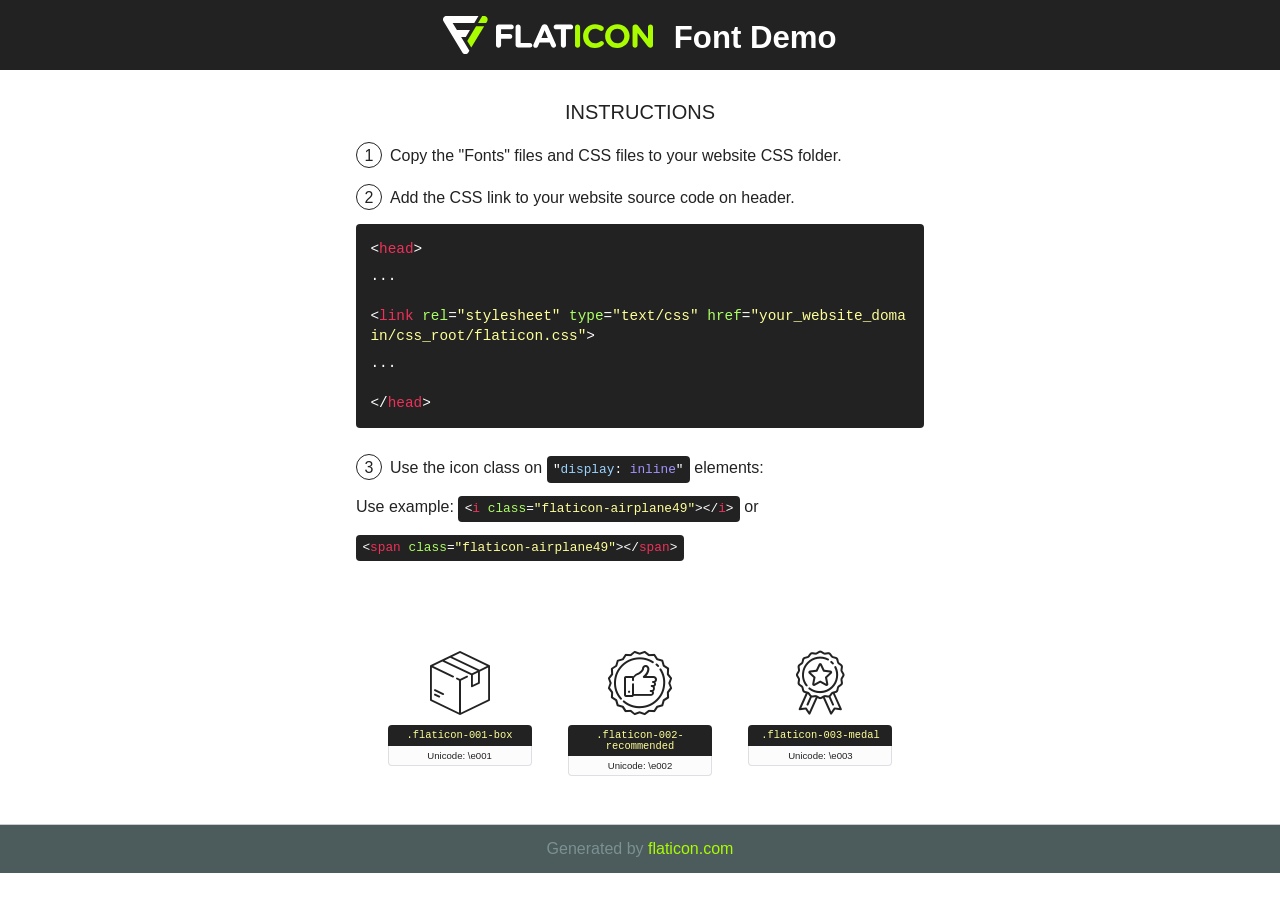
<file: fonts/flaticon/font/flaticon.html>
<!DOCTYPE html>
		<html>
		<head>
			<title>flaticon font - Generated with flaticon.com</title>
			<style>
				@font-face {
					font-family: "flaticon";
					src: url("./flaticon.eot");
					src: url("./flaticon.eot?#iefix") format("embedded-opentype"),
					url("./flaticon.woff") format("woff"),
					url("./flaticon.ttf") format("truetype"),
					url("./flaticon.svg#flaticon") format("svg");
					font-weight: normal;
					font-style: normal;
					-webkit-font-smoothing: antialiased;
					-moz-osx-font-smoothing: grayscale;
				}
				html, body, div, span, applet, object, iframe,
				h1, h2, h3, h4, h5, h6, p, blockquote, pre,
				a, abbr, acronym, address, big, cite, code,
				del, dfn, em, img, ins, kbd, q, s, samp,
				small, strike, strong, sub, sup, tt, var,
				b, u, i, center,
				dl, dt, dd, ol, ul, li,
				fieldset, form, label, legend,
				table, caption, tbody, tfoot, thead, tr, th, td,
				article, aside, canvas, details, embed,
				figure, figcaption, footer, header, hgroup,
				menu, nav, output, ruby, section, summary,
				time, mark, audio, video {
					margin: 0;
					padding: 0;
					border: 0;
					font-size: 100%;
					font: inherit;
					vertical-align: baseline;
				}
				/* HTML5 display-role reset for older browsers */
				article, aside, details, figcaption, figure,
				footer, header, hgroup, menu, nav, section {
					display: block;
				}
				body {
					line-height: 1;
				}
				ol, ul {
					list-style: none;
				}
				blockquote, q {
					quotes: none;
				}
				blockquote:before, blockquote:after,
				q:before, q:after {
					content: "";
					content: none;
				}
				table {
					border-collapse: collapse;
					border-spacing: 0;
				}
				body {
					font-family: "Varela Round", Helvetica, Arial, sans-serif;
					font-size: 16px;
					color: #222;
				}
				a {
					color: #333;
					border-bottom: 1px solid #a9fd00;
					font-weight: bold;
					text-decoration: none;
				}
    * {
				-moz-box-sizing: border-box;
				-webkit-box-sizing: border-box;
				box-sizing: border-box;
				margin: 0;
				padding: 0;
			}
			[class^="flaticon-"]:before, [class*=" flaticon-"]:before, [class^="flaticon-"]:after, [class*=" flaticon-"]:after {
				font-family: "flaticon";
				font-size: 30px;
				font-style: normal;
				margin-left: 20px;
				color: #333;
			}
			.wrapper {
				max-width: 600px;
				margin: auto;
				padding: 0 1em;
			}
			.title {
				font-size: 1.25em;
				text-align: center;
				margin-bottom: 1em;
				text-transform: uppercase;
			}
			header {
				text-align: center;
				background-color: #222;
				color: #fff;
				padding: 1em;
			}
			header .logo {
				width: 210px;
				height: 38px;
				display: inline-block;
				vertical-align: middle;
				margin-right: 1em;
				border: none;
			}
			header strong {
				font-size: 1.95em;
				font-weight: bold;
				vertical-align: middle;
				margin-top: 5px;
				display: inline-block;
			}
			.demo {
				margin: 2em auto;
				line-height: 1.25em;
			}
			.demo ul li {
				margin-bottom: 1em;
			}
			.demo ul li .num {
				color: #222;
				border-radius: 20px;
				display: inline-block;
				width: 26px;
				padding: 3px;
				height: 26px;
				text-align: center;
				margin-right: 0.5em;
				border: 1px solid #222;
			}
			.demo ul li code {
				background-color: #222;
				border-radius: 4px;
				padding: 0.25em 0.5em;
				display: inline-block;
				color: #fff;
				font-family: Consolas,Monaco,Lucida Console,Liberation Mono,DejaVu Sans Mono,Bitstream Vera Sans Mono,Courier New, monospace;
				font-weight: lighter;
				margin-top: 1em;
				font-size: 0.8em;
				word-break: break-all;
			}
			.demo ul li code.big {
				padding: 1em;
				font-size: 0.9em;
			}
			.demo ul li code .red {
				color: #EF3159;
			}
			.demo ul li code .green {
				color: #ACFF65;
			}
			.demo ul li code .yellow {
				color: #FFFF99;
			}
			.demo ul li code .blue {
				color: #99D3FF;
			}
			.demo ul li code .purple {
				color: #A295FF;
			}
			.demo ul li code .dots {
				margin-top: 0.5em;
				display: block;
			}
    #glyphs {
			border-bottom: 1px solid #ccc;
			padding: 2em 0;
			text-align: center;
		}
		.glyph {
			display: inline-block;
			width: 9em;
			margin: 1em;
			text-align: center;
			vertical-align: top;
			background: #FFF;
		}
		.glyph .glyph-icon {
			padding: 10px;
			display: block;
			font-family:"flaticon";
			font-size: 64px;
			line-height: 1;
		}
		.glyph .glyph-icon:before {
			font-size: 64px;
			color: #222;
			margin-left: 0;
		}
		.class-name {
			font-size: 0.65em;
			background-color: #222;
			color: #fff;
			border-radius: 4px 4px 0 0;
			padding: 0.5em;
			color: #FFFF99;
			font-family: Consolas,Monaco,Lucida Console,Liberation Mono,DejaVu Sans Mono,Bitstream Vera Sans Mono,Courier New, monospace;
		}
		.author-name {
			font-size: 0.6em;
			background-color: #fcfcfd;
			border: 1px solid #DEDEE4;
			border-top: 0;
			border-radius: 0 0 4px 4px;
			padding: 0.5em;
		}
		.class-name:last-child {
			font-size: 10px;
			color:#888;
		}
		.class-name:last-child a {
			font-size: 10px;
			color:#555;
		}
		.class-name:last-child a:hover {
			color:#a9fd00;
		}
		.glyph > input {
			display: block;
			width: 100px;
			margin: 5px auto;
			text-align: center;
			font-size: 12px;
			cursor: text;
		}
		.glyph > input.icon-input {
			font-family:"flaticon";
			font-size: 16px;
			margin-bottom: 10px;
		}
		.attribution .title {
			margin-top: 2em;
		}
		.attribution textarea {
			background-color: #fcfcfd;
			padding: 1em;
			border: none;
			box-shadow: none;
			border: 1px solid #DEDEE4;
			border-radius: 4px;
			resize: none;
			width: 100%;
			height: 150px;
			font-size: 0.8em;
			font-family: Consolas,Monaco,Lucida Console,Liberation Mono,DejaVu Sans Mono,Bitstream Vera Sans Mono,Courier New, monospace;
			-webkit-appearance: none;
		}
		.iconsuse {
			margin: 2em auto;
			text-align: center;
			max-width: 1200px;
		}
		.iconsuse:after {
			content: "";
			display: table;
			clear: both;
		}
		.iconsuse .image {
			float: left;
			width: 25%;
			padding: 0 1em;
		}
		.iconsuse .image p {
			margin-bottom: 1em;
		}
		.iconsuse .image span {
			display: block;
			font-size: 0.65em;
			background-color: #222;
			color: #fff;
			border-radius: 4px;
			padding: 0.5em;
			color: #FFFF99;
			margin-top: 1em;
			font-family: Consolas,Monaco,Lucida Console,Liberation Mono,DejaVu Sans Mono,Bitstream Vera Sans Mono,Courier New, monospace;
		}
    #footer {
		text-align: center;
		background-color: #4C5B5C;
		color: #7c9192;
		padding: 1em;
	}
    #footer a {
	border: none;
	color: #a9fd00;
	font-weight: normal;
}
@media (max-width: 960px) {
	.iconsuse .image {
		width: 50%;
	}
}
@media (max-width: 560px) {
	.iconsuse .image {
		width: 100%;
	}
}
</style>
<link rel="stylesheet" type="text/css" href="flaticon.css">
</head>

<body class="characters-off">

	<header>
		<a href="http://www.flaticon.com" target="_blank" class="logo">
			<svg version="1.1" xmlns="http://www.w3.org/2000/svg" xmlns:xlink="http://www.w3.org/1999/xlink" xmlns:a="http://ns.adobe.com/AdobeSVGViewerExtensions/3.0/" viewBox="0 0 560.875 102.036" enable-background="new 0 0 560.875 102.036" xml:space="preserve">
				<defs>
				</defs>
				<g>
					<g class="letters">
						<path fill="#ffffff" d="M141.596,29.675c0-3.777,2.985-6.767,6.764-6.767h34.438c3.426,0,6.15,2.728,6.15,6.15
						c0,3.43-2.724,6.149-6.15,6.149h-27.674v13.091h23.719c3.429,0,6.151,2.724,6.151,6.15c0,3.43-2.723,6.149-6.151,6.149h-23.719
						v17.574c0,3.773-2.986,6.761-6.764,6.761c-3.779,0-6.764-2.989-6.764-6.761V29.675z"></path>
						<path fill="#ffffff" d="M193.844,29.149c0-3.781,2.985-6.767,6.764-6.767c3.776,0,6.763,2.985,6.763,6.767v42.957h25.039
						c3.426,0,6.149,2.726,6.149,6.153c0,3.425-2.723,6.15-6.149,6.15h-31.802c-3.779,0-6.764-2.986-6.764-6.768V29.149z"></path>
						<path fill="#ffffff" d="M241.891,75.71l21.438-48.407c1.492-3.341,4.215-5.357,7.906-5.357h0.792
						c3.686,0,6.323,2.017,7.815,5.357l21.439,48.407c0.436,0.967,0.701,1.845,0.701,2.723c0,3.602-2.809,6.501-6.414,6.501
						c-3.161,0-5.269-1.845-6.499-4.655l-4.132-9.661h-27.059l-4.301,10.102c-1.144,2.631-3.426,4.214-6.237,4.214
						c-3.517,0-6.24-2.81-6.24-6.325C241.1,77.64,241.451,76.677,241.891,75.71z M279.932,58.666l-8.521-20.297l-8.526,20.297H279.932
						z"></path>
						<path fill="#ffffff" d="M314.864,35.387H301.86c-3.429,0-6.239-2.813-6.239-6.238c0-3.429,2.811-6.24,6.239-6.24h39.533
						c3.426,0,6.237,2.811,6.237,6.24c0,3.425-2.811,6.238-6.237,6.238h-13.001v42.785c0,3.773-2.99,6.761-6.764,6.761
						c-3.779,0-6.764-2.989-6.764-6.761V35.387z"></path>
						<path fill="#A9FD00" d="M352.615,29.149c0-3.781,2.985-6.767,6.767-6.767c3.774,0,6.761,2.985,6.761,6.767v49.024
						c0,3.773-2.987,6.761-6.761,6.761c-3.781,0-6.767-2.989-6.767-6.761V29.149z"></path>
						<path fill="#A9FD00" d="M374.132,53.836v-0.179c0-17.481,13.178-31.801,32.065-31.801c9.22,0,15.459,2.458,20.557,6.238
						c1.402,1.054,2.637,2.985,2.637,5.357c0,3.692-2.985,6.59-6.681,6.59c-1.845,0-3.071-0.702-4.044-1.319
						c-3.776-2.813-7.729-4.393-12.562-4.393c-10.364,0-17.831,8.611-17.831,19.154v0.173c0,10.542,7.291,19.329,17.831,19.329
						c5.715,0,9.492-1.756,13.359-4.834c1.049-0.874,2.458-1.491,4.039-1.491c3.429,0,6.325,2.813,6.325,6.236
						c0,2.106-1.056,3.78-2.282,4.834c-5.539,4.834-12.036,7.733-21.878,7.733C387.572,85.464,374.132,71.493,374.132,53.836z"></path>
						<path fill="#A9FD00" d="M433.009,53.836v-0.179c0-17.481,13.79-31.801,32.766-31.801c18.981,0,32.592,14.143,32.592,31.628v0.173
						c0,17.483-13.785,31.807-32.769,31.807C446.625,85.464,433.009,71.32,433.009,53.836z M484.224,53.836v-0.179
						c0-10.539-7.725-19.326-18.626-19.326c-10.893,0-18.449,8.611-18.449,19.154v0.173c0,10.542,7.73,19.329,18.626,19.329
						C476.676,72.986,484.224,64.378,484.224,53.836z"></path>
						<path fill="#A9FD00" d="M506.233,29.321c0-3.774,2.99-6.763,6.767-6.763h1.401c3.252,0,5.183,1.583,7.029,3.953l26.093,34.265
						V29.059c0-3.692,2.99-6.677,6.681-6.677c3.683,0,6.671,2.985,6.671,6.677v48.934c0,3.78-2.987,6.765-6.764,6.765h-0.436
						c-3.257,0-5.188-1.581-7.034-3.953l-27.056-35.492v32.944c0,3.687-2.985,6.676-6.678,6.676c-3.683,0-6.673-2.989-6.673-6.676
						V29.321z"></path>
					</g>
					<g class="insignia">
						<path fill="#ffffff" d="M48.372,56.137h12.517l11.156-18.537H37.186L25.688,18.539h57.825L94.668,0H9.271
						C5.925,0,2.842,1.801,1.198,4.716c-1.644,2.907-1.593,6.482,0.134,9.343l50.38,83.501c1.678,2.781,4.689,4.476,7.938,4.476
						c3.246,0,6.257-1.695,7.935-4.476l2.898-4.804L48.372,56.137z"></path>
						<g class="i">
							<path fill="#A9FD00" d="M93.575,18.539h0.031v0.004l21.652,0.004l2.705-4.488c1.727-2.861,1.778-6.436,0.133-9.343
							C116.454,1.801,113.371,0,110.026,0h-5.294L93.575,18.539z"></path>
							<polygon fill="#A9FD00" points="88.291,27.356 64.725,66.486 75.519,84.404 109.942,27.356"></polygon>
						</g>
					</g>
				</g>
			</svg>
		</a>
		<strong>Font Demo</strong>
	</header>


	<section class="demo wrapper">

		<p class="title">Instructions</p>

		<ul>
			<li>
				<span class="num">1</span>Copy the "Fonts" files and CSS files to your website CSS folder.
			</li>
			<li>
				<span class="num">2</span>Add the CSS link to your website source code on header.
				<code class="big">
					&lt;<span class="red">head</span>&gt;
					<br/><span class="dots">...</span>
					<br/>&lt;<span class="red">link</span> <span class="green">rel</span>=<span class="yellow">"stylesheet"</span> <span class="green">type</span>=<span class="yellow">"text/css"</span> <span class="green">href</span>=<span class="yellow">"your_website_domain/css_root/flaticon.css"</span>&gt;
					<br/><span class="dots">...</span>
					<br/>&lt;/<span class="red">head</span>&gt;
				</code>
			</li>

			<li>
				<p>
					<span class="num">3</span>Use the icon class on <code>"<span class="blue">display</span>:<span class="purple"> inline</span>"</code> elements:
					<br />
					Use example: <code>&lt;<span class="red">i</span> <span class="green">class</span>=<span class="yellow">&quot;flaticon-airplane49&quot;</span>&gt;&lt;/<span class="red">i</span>&gt;</code> or <code>&lt;<span class="red">span</span> <span class="green">class</span>=<span class="yellow">&quot;flaticon-airplane49&quot;</span>&gt;&lt;/<span class="red">span</span>&gt;</code>
				</li>
			</ul>

		</section>

		<section id="glyphs"><div class="glyph"><div class="glyph-icon flaticon-001-box"></div>
				<div class="class-name">.flaticon-001-box</div>
				<div class="author-name">Unicode: \e001</div>
			</div> <div class="glyph"><div class="glyph-icon flaticon-002-recommended"></div>
				<div class="class-name">.flaticon-002-recommended</div>
				<div class="author-name">Unicode: \e002</div>
			</div> <div class="glyph"><div class="glyph-icon flaticon-003-medal"></div>
				<div class="class-name">.flaticon-003-medal</div>
				<div class="author-name">Unicode: \e003</div>
			</div> </section>
		<div id="footer">
			<div>Generated by <a href="http://www.flaticon.com">flaticon.com</a></div>
		</div>
	</body>
	</html>
</file>
<file: css/flaticon.css>
/*
  	Flaticon icon font: Flaticon
  	Creation date: 12/08/2018 13:24
  	*/


@font-face {
  font-family: "Flaticon";
  src: url("../fonts/flaticon/font/Flaticon.eot");
  src: url("../fonts/flaticon/font/Flaticon.eot?#iefix") format("embedded-opentype"),
       url("../fonts/flaticon/font/Flaticon.woff") format("woff"),
       url("../fonts/flaticon/font/Flaticon.ttf") format("truetype"),
       url("../fonts/flaticon/font/Flaticon.svg#Flaticon") format("svg");
  font-weight: normal;
  font-style: normal;
}

@media screen and (-webkit-min-device-pixel-ratio:0) {
  @font-face {
    font-family: "Flaticon";
    src: url("../fonts/flaticon/font/Flaticon.svg#Flaticon") format("svg");
  }
}

[class^="flaticon-"]:before, [class*=" flaticon-"]:before,
[class^="flaticon-"]:after, [class*=" flaticon-"]:after {   
  font-family: Flaticon;
  font-style: normal;
  font-weight: normal;
  font-variant: normal;
  text-transform: none;
  line-height: 1;

  /* Better Font Rendering =========== */
  -webkit-font-smoothing: antialiased;
  -moz-osx-font-smoothing: grayscale;
}

.flaticon-001-box:before {
	content: "\e001";
}
.flaticon-002-recommended:before {
	content: "\e002";
}
.flaticon-003-medal:before {
	content: "\e003";
}
</file>
<file: css/icomoon.css>
@font-face {
  font-family: 'icomoon';
  src:  url('../fonts/icomoon/icomoon.eot?6tt51o');
  src:  url('../fonts/icomoon/icomoon.eot?6tt51o#iefix') format('embedded-opentype'),
    url('../fonts/icomoon/icomoon.ttf?6tt51o') format('truetype'),
    url('../fonts/icomoon/icomoon.woff?6tt51o') format('woff'),
    url('../fonts/icomoon/icomoon.svg?6tt51o#icomoon') format('svg');
  font-weight: normal;
  font-style: normal;
}

[class^="icon-"], [class*=" icon-"] {
  /* use !important to prevent issues with browser extensions that change fonts */
  font-family: 'icomoon' !important;
  speak: none;
  font-style: normal;
  font-weight: normal;
  font-variant: normal;
  text-transform: none;
  line-height: 1;

  /* Better Font Rendering =========== */
  -webkit-font-smoothing: antialiased;
  -moz-osx-font-smoothing: grayscale;
}

.icon-asterisk:before {
  content: "\f069";
}
.icon-plus:before {
  content: "\f067";
}
.icon-question:before {
  content: "\f128";
}
.icon-minus:before {
  content: "\f068";
}
.icon-glass:before {
  content: "\f000";
}
.icon-music:before {
  content: "\f001";
}
.icon-search:before {
  content: "\f002";
}
.icon-envelope-o:before {
  content: "\f003";
}
.icon-heart:before {
  content: "\f004";
}
.icon-star:before {
  content: "\f005";
}
.icon-star-o:before {
  content: "\f006";
}
.icon-user:before {
  content: "\f007";
}
.icon-film:before {
  content: "\f008";
}
.icon-th-large:before {
  content: "\f009";
}
.icon-th:before {
  content: "\f00a";
}
.icon-th-list:before {
  content: "\f00b";
}
.icon-check:before {
  content: "\f00c";
}
.icon-close:before {
  content: "\f00d";
}
.icon-remove:before {
  content: "\f00d";
}
.icon-times:before {
  content: "\f00d";
}
.icon-search-plus:before {
  content: "\f00e";
}
.icon-search-minus:before {
  content: "\f010";
}
.icon-power-off:before {
  content: "\f011";
}
.icon-signal:before {
  content: "\f012";
}
.icon-cog:before {
  content: "\f013";
}
.icon-gear:before {
  content: "\f013";
}
.icon-trash-o:before {
  content: "\f014";
}
.icon-home:before {
  content: "\f015";
}
.icon-file-o:before {
  content: "\f016";
}
.icon-clock-o:before {
  content: "\f017";
}
.icon-road:before {
  content: "\f018";
}
.icon-download:before {
  content: "\f019";
}
.icon-arrow-circle-o-down:before {
  content: "\f01a";
}
.icon-arrow-circle-o-up:before {
  content: "\f01b";
}
.icon-inbox:before {
  content: "\f01c";
}
.icon-play-circle-o:before {
  content: "\f01d";
}
.icon-repeat:before {
  content: "\f01e";
}
.icon-rotate-right:before {
  content: "\f01e";
}
.icon-refresh:before {
  content: "\f021";
}
.icon-list-alt:before {
  content: "\f022";
}
.icon-lock:before {
  content: "\f023";
}
.icon-flag:before {
  content: "\f024";
}
.icon-headphones:before {
  content: "\f025";
}
.icon-volume-off:before {
  content: "\f026";
}
.icon-volume-down:before {
  content: "\f027";
}
.icon-volume-up:before {
  content: "\f028";
}
.icon-qrcode:before {
  content: "\f029";
}
.icon-barcode:before {
  content: "\f02a";
}
.icon-tag:before {
  content: "\f02b";
}
.icon-tags:before {
  content: "\f02c";
}
.icon-book:before {
  content: "\f02d";
}
.icon-bookmark:before {
  content: "\f02e";
}
.icon-print:before {
  content: "\f02f";
}
.icon-camera:before {
  content: "\f030";
}
.icon-font:before {
  content: "\f031";
}
.icon-bold:before {
  content: "\f032";
}
.icon-italic:before {
  content: "\f033";
}
.icon-text-height:before {
  content: "\f034";
}
.icon-text-width:before {
  content: "\f035";
}
.icon-align-left:before {
  content: "\f036";
}
.icon-align-center:before {
  content: "\f037";
}
.icon-align-right:before {
  content: "\f038";
}
.icon-align-justify:before {
  content: "\f039";
}
.icon-list:before {
  content: "\f03a";
}
.icon-dedent:before {
  content: "\f03b";
}
.icon-outdent:before {
  content: "\f03b";
}
.icon-indent:before {
  content: "\f03c";
}
.icon-video-camera:before {
  content: "\f03d";
}
.icon-image:before {
  content: "\f03e";
}
.icon-photo:before {
  content: "\f03e";
}
.icon-picture-o:before {
  content: "\f03e";
}
.icon-pencil:before {
  content: "\f040";
}
.icon-map-marker:before {
  content: "\f041";
}
.icon-adjust:before {
  content: "\f042";
}
.icon-tint:before {
  content: "\f043";
}
.icon-edit:before {
  content: "\f044";
}
.icon-pencil-square-o:before {
  content: "\f044";
}
.icon-share-square-o:before {
  content: "\f045";
}
.icon-check-square-o:before {
  content: "\f046";
}
.icon-arrows:before {
  content: "\f047";
}
.icon-step-backward:before {
  content: "\f048";
}
.icon-fast-backward:before {
  content: "\f049";
}
.icon-backward:before {
  content: "\f04a";
}
.icon-play:before {
  content: "\f04b";
}
.icon-pause:before {
  content: "\f04c";
}
.icon-stop:before {
  content: "\f04d";
}
.icon-forward:before {
  content: "\f04e";
}
.icon-fast-forward:before {
  content: "\f050";
}
.icon-step-forward:before {
  content: "\f051";
}
.icon-eject:before {
  content: "\f052";
}
.icon-chevron-left:before {
  content: "\f053";
}
.icon-chevron-right:before {
  content: "\f054";
}
.icon-plus-circle:before {
  content: "\f055";
}
.icon-minus-circle:before {
  content: "\f056";
}
.icon-times-circle:before {
  content: "\f057";
}
.icon-check-circle:before {
  content: "\f058";
}
.icon-question-circle:before {
  content: "\f059";
}
.icon-info-circle:before {
  content: "\f05a";
}
.icon-crosshairs:before {
  content: "\f05b";
}
.icon-times-circle-o:before {
  content: "\f05c";
}
.icon-check-circle-o:before {
  content: "\f05d";
}
.icon-ban:before {
  content: "\f05e";
}
.icon-arrow-left:before {
  content: "\f060";
}
.icon-arrow-right:before {
  content: "\f061";
}
.icon-arrow-up:before {
  content: "\f062";
}
.icon-arrow-down:before {
  content: "\f063";
}
.icon-mail-forward:before {
  content: "\f064";
}
.icon-share:before {
  content: "\f064";
}
.icon-expand:before {
  content: "\f065";
}
.icon-compress:before {
  content: "\f066";
}
.icon-exclamation-circle:before {
  content: "\f06a";
}
.icon-gift:before {
  content: "\f06b";
}
.icon-leaf:before {
  content: "\f06c";
}
.icon-fire:before {
  content: "\f06d";
}
.icon-eye:before {
  content: "\f06e";
}
.icon-eye-slash:before {
  content: "\f070";
}
.icon-exclamation-triangle:before {
  content: "\f071";
}
.icon-warning:before {
  content: "\f071";
}
.icon-plane:before {
  content: "\f072";
}
.icon-calendar:before {
  content: "\f073";
}
.icon-random:before {
  content: "\f074";
}
.icon-comment:before {
  content: "\f075";
}
.icon-magnet:before {
  content: "\f076";
}
.icon-chevron-up:before {
  content: "\f077";
}
.icon-chevron-down:before {
  content: "\f078";
}
.icon-retweet:before {
  content: "\f079";
}
.icon-shopping-cart:before {
  content: "\f07a";
}
.icon-folder:before {
  content: "\f07b";
}
.icon-folder-open:before {
  content: "\f07c";
}
.icon-arrows-v:before {
  content: "\f07d";
}
.icon-arrows-h:before {
  content: "\f07e";
}
.icon-bar-chart:before {
  content: "\f080";
}
.icon-bar-chart-o:before {
  content: "\f080";
}
.icon-twitter-square:before {
  content: "\f081";
}
.icon-facebook-square:before {
  content: "\f082";
}
.icon-camera-retro:before {
  content: "\f083";
}
.icon-key:before {
  content: "\f084";
}
.icon-cogs:before {
  content: "\f085";
}
.icon-gears:before {
  content: "\f085";
}
.icon-comments:before {
  content: "\f086";
}
.icon-thumbs-o-up:before {
  content: "\f087";
}
.icon-thumbs-o-down:before {
  content: "\f088";
}
.icon-star-half:before {
  content: "\f089";
}
.icon-heart-o:before {
  content: "\f08a";
}
.icon-sign-out:before {
  content: "\f08b";
}
.icon-linkedin-square:before {
  content: "\f08c";
}
.icon-thumb-tack:before {
  content: "\f08d";
}
.icon-external-link:before {
  content: "\f08e";
}
.icon-sign-in:before {
  content: "\f090";
}
.icon-trophy:before {
  content: "\f091";
}
.icon-github-square:before {
  content: "\f092";
}
.icon-upload:before {
  content: "\f093";
}
.icon-lemon-o:before {
  content: "\f094";
}
.icon-phone:before {
  content: "\f095";
}
.icon-square-o:before {
  content: "\f096";
}
.icon-bookmark-o:before {
  content: "\f097";
}
.icon-phone-square:before {
  content: "\f098";
}
.icon-twitter:before {
  content: "\f099";
}
.icon-facebook:before {
  content: "\f09a";
}
.icon-facebook-f:before {
  content: "\f09a";
}
.icon-github:before {
  content: "\f09b";
}
.icon-unlock:before {
  content: "\f09c";
}
.icon-credit-card:before {
  content: "\f09d";
}
.icon-feed:before {
  content: "\f09e";
}
.icon-rss:before {
  content: "\f09e";
}
.icon-hdd-o:before {
  content: "\f0a0";
}
.icon-bullhorn:before {
  content: "\f0a1";
}
.icon-bell-o:before {
  content: "\f0a2";
}
.icon-certificate:before {
  content: "\f0a3";
}
.icon-hand-o-right:before {
  content: "\f0a4";
}
.icon-hand-o-left:before {
  content: "\f0a5";
}
.icon-hand-o-up:before {
  content: "\f0a6";
}
.icon-hand-o-down:before {
  content: "\f0a7";
}
.icon-arrow-circle-left:before {
  content: "\f0a8";
}
.icon-arrow-circle-right:before {
  content: "\f0a9";
}
.icon-arrow-circle-up:before {
  content: "\f0aa";
}
.icon-arrow-circle-down:before {
  content: "\f0ab";
}
.icon-globe:before {
  content: "\f0ac";
}
.icon-wrench:before {
  content: "\f0ad";
}
.icon-tasks:before {
  content: "\f0ae";
}
.icon-filter:before {
  content: "\f0b0";
}
.icon-briefcase:before {
  content: "\f0b1";
}
.icon-arrows-alt:before {
  content: "\f0b2";
}
.icon-group:before {
  content: "\f0c0";
}
.icon-users:before {
  content: "\f0c0";
}
.icon-chain:before {
  content: "\f0c1";
}
.icon-link:before {
  content: "\f0c1";
}
.icon-cloud:before {
  content: "\f0c2";
}
.icon-flask:before {
  content: "\f0c3";
}
.icon-cut:before {
  content: "\f0c4";
}
.icon-scissors:before {
  content: "\f0c4";
}
.icon-copy:before {
  content: "\f0c5";
}
.icon-files-o:before {
  content: "\f0c5";
}
.icon-paperclip:before {
  content: "\f0c6";
}
.icon-floppy-o:before {
  content: "\f0c7";
}
.icon-save:before {
  content: "\f0c7";
}
.icon-square:before {
  content: "\f0c8";
}
.icon-bars:before {
  content: "\f0c9";
}
.icon-navicon:before {
  content: "\f0c9";
}
.icon-reorder:before {
  content: "\f0c9";
}
.icon-list-ul:before {
  content: "\f0ca";
}
.icon-list-ol:before {
  content: "\f0cb";
}
.icon-strikethrough:before {
  content: "\f0cc";
}
.icon-underline:before {
  content: "\f0cd";
}
.icon-table:before {
  content: "\f0ce";
}
.icon-magic:before {
  content: "\f0d0";
}
.icon-truck:before {
  content: "\f0d1";
}
.icon-pinterest:before {
  content: "\f0d2";
}
.icon-pinterest-square:before {
  content: "\f0d3";
}
.icon-google-plus-square:before {
  content: "\f0d4";
}
.icon-google-plus:before {
  content: "\f0d5";
}
.icon-money:before {
  content: "\f0d6";
}
.icon-caret-down:before {
  content: "\f0d7";
}
.icon-caret-up:before {
  content: "\f0d8";
}
.icon-caret-left:before {
  content: "\f0d9";
}
.icon-caret-right:before {
  content: "\f0da";
}
.icon-columns:before {
  content: "\f0db";
}
.icon-sort:before {
  content: "\f0dc";
}
.icon-unsorted:before {
  content: "\f0dc";
}
.icon-sort-desc:before {
  content: "\f0dd";
}
.icon-sort-down:before {
  content: "\f0dd";
}
.icon-sort-asc:before {
  content: "\f0de";
}
.icon-sort-up:before {
  content: "\f0de";
}
.icon-envelope:before {
  content: "\f0e0";
}
.icon-linkedin:before {
  content: "\f0e1";
}
.icon-rotate-left:before {
  content: "\f0e2";
}
.icon-undo:before {
  content: "\f0e2";
}
.icon-gavel:before {
  content: "\f0e3";
}
.icon-legal:before {
  content: "\f0e3";
}
.icon-dashboard:before {
  content: "\f0e4";
}
.icon-tachometer:before {
  content: "\f0e4";
}
.icon-comment-o:before {
  content: "\f0e5";
}
.icon-comments-o:before {
  content: "\f0e6";
}
.icon-bolt:before {
  content: "\f0e7";
}
.icon-flash:before {
  content: "\f0e7";
}
.icon-sitemap:before {
  content: "\f0e8";
}
.icon-umbrella:before {
  content: "\f0e9";
}
.icon-clipboard:before {
  content: "\f0ea";
}
.icon-paste:before {
  content: "\f0ea";
}
.icon-lightbulb-o:before {
  content: "\f0eb";
}
.icon-exchange:before {
  content: "\f0ec";
}
.icon-cloud-download:before {
  content: "\f0ed";
}
.icon-cloud-upload:before {
  content: "\f0ee";
}
.icon-user-md:before {
  content: "\f0f0";
}
.icon-stethoscope:before {
  content: "\f0f1";
}
.icon-suitcase:before {
  content: "\f0f2";
}
.icon-bell:before {
  content: "\f0f3";
}
.icon-coffee:before {
  content: "\f0f4";
}
.icon-cutlery:before {
  content: "\f0f5";
}
.icon-file-text-o:before {
  content: "\f0f6";
}
.icon-building-o:before {
  content: "\f0f7";
}
.icon-hospital-o:before {
  content: "\f0f8";
}
.icon-ambulance:before {
  content: "\f0f9";
}
.icon-medkit:before {
  content: "\f0fa";
}
.icon-fighter-jet:before {
  content: "\f0fb";
}
.icon-beer:before {
  content: "\f0fc";
}
.icon-h-square:before {
  content: "\f0fd";
}
.icon-plus-square:before {
  content: "\f0fe";
}
.icon-angle-double-left:before {
  content: "\f100";
}
.icon-angle-double-right:before {
  content: "\f101";
}
.icon-angle-double-up:before {
  content: "\f102";
}
.icon-angle-double-down:before {
  content: "\f103";
}
.icon-angle-left:before {
  content: "\f104";
}
.icon-angle-right:before {
  content: "\f105";
}
.icon-angle-up:before {
  content: "\f106";
}
.icon-angle-down:before {
  content: "\f107";
}
.icon-desktop:before {
  content: "\f108";
}
.icon-laptop:before {
  content: "\f109";
}
.icon-tablet:before {
  content: "\f10a";
}
.icon-mobile:before {
  content: "\f10b";
}
.icon-mobile-phone:before {
  content: "\f10b";
}
.icon-circle-o:before {
  content: "\f10c";
}
.icon-quote-left:before {
  content: "\f10d";
}
.icon-quote-right:before {
  content: "\f10e";
}
.icon-spinner:before {
  content: "\f110";
}
.icon-circle:before {
  content: "\f111";
}
.icon-mail-reply:before {
  content: "\f112";
}
.icon-reply:before {
  content: "\f112";
}
.icon-github-alt:before {
  content: "\f113";
}
.icon-folder-o:before {
  content: "\f114";
}
.icon-folder-open-o:before {
  content: "\f115";
}
.icon-smile-o:before {
  content: "\f118";
}
.icon-frown-o:before {
  content: "\f119";
}
.icon-meh-o:before {
  content: "\f11a";
}
.icon-gamepad:before {
  content: "\f11b";
}
.icon-keyboard-o:before {
  content: "\f11c";
}
.icon-flag-o:before {
  content: "\f11d";
}
.icon-flag-checkered:before {
  content: "\f11e";
}
.icon-terminal:before {
  content: "\f120";
}
.icon-code:before {
  content: "\f121";
}
.icon-mail-reply-all:before {
  content: "\f122";
}
.icon-reply-all:before {
  content: "\f122";
}
.icon-star-half-empty:before {
  content: "\f123";
}
.icon-star-half-full:before {
  content: "\f123";
}
.icon-star-half-o:before {
  content: "\f123";
}
.icon-location-arrow:before {
  content: "\f124";
}
.icon-crop:before {
  content: "\f125";
}
.icon-code-fork:before {
  content: "\f126";
}
.icon-chain-broken:before {
  content: "\f127";
}
.icon-unlink:before {
  content: "\f127";
}
.icon-info:before {
  content: "\f129";
}
.icon-exclamation:before {
  content: "\f12a";
}
.icon-superscript:before {
  content: "\f12b";
}
.icon-subscript:before {
  content: "\f12c";
}
.icon-eraser:before {
  content: "\f12d";
}
.icon-puzzle-piece:before {
  content: "\f12e";
}
.icon-microphone:before {
  content: "\f130";
}
.icon-microphone-slash:before {
  content: "\f131";
}
.icon-shield:before {
  content: "\f132";
}
.icon-calendar-o:before {
  content: "\f133";
}
.icon-fire-extinguisher:before {
  content: "\f134";
}
.icon-rocket:before {
  content: "\f135";
}
.icon-maxcdn:before {
  content: "\f136";
}
.icon-chevron-circle-left:before {
  content: "\f137";
}
.icon-chevron-circle-right:before {
  content: "\f138";
}
.icon-chevron-circle-up:before {
  content: "\f139";
}
.icon-chevron-circle-down:before {
  content: "\f13a";
}
.icon-html5:before {
  content: "\f13b";
}
.icon-css3:before {
  content: "\f13c";
}
.icon-anchor:before {
  content: "\f13d";
}
.icon-unlock-alt:before {
  content: "\f13e";
}
.icon-bullseye:before {
  content: "\f140";
}
.icon-ellipsis-h:before {
  content: "\f141";
}
.icon-ellipsis-v:before {
  content: "\f142";
}
.icon-rss-square:before {
  content: "\f143";
}
.icon-play-circle:before {
  content: "\f144";
}
.icon-ticket:before {
  content: "\f145";
}
.icon-minus-square:before {
  content: "\f146";
}
.icon-minus-square-o:before {
  content: "\f147";
}
.icon-level-up:before {
  content: "\f148";
}
.icon-level-down:before {
  content: "\f149";
}
.icon-check-square:before {
  content: "\f14a";
}
.icon-pencil-square:before {
  content: "\f14b";
}
.icon-external-link-square:before {
  content: "\f14c";
}
.icon-share-square:before {
  content: "\f14d";
}
.icon-compass:before {
  content: "\f14e";
}
.icon-caret-square-o-down:before {
  content: "\f150";
}
.icon-toggle-down:before {
  content: "\f150";
}
.icon-caret-square-o-up:before {
  content: "\f151";
}
.icon-toggle-up:before {
  content: "\f151";
}
.icon-caret-square-o-right:before {
  content: "\f152";
}
.icon-toggle-right:before {
  content: "\f152";
}
.icon-eur:before {
  content: "\f153";
}
.icon-euro:before {
  content: "\f153";
}
.icon-gbp:before {
  content: "\f154";
}
.icon-dollar:before {
  content: "\f155";
}
.icon-usd:before {
  content: "\f155";
}
.icon-inr:before {
  content: "\f156";
}
.icon-rupee:before {
  content: "\f156";
}
.icon-cny:before {
  content: "\f157";
}
.icon-jpy:before {
  content: "\f157";
}
.icon-rmb:before {
  content: "\f157";
}
.icon-yen:before {
  content: "\f157";
}
.icon-rouble:before {
  content: "\f158";
}
.icon-rub:before {
  content: "\f158";
}
.icon-ruble:before {
  content: "\f158";
}
.icon-krw:before {
  content: "\f159";
}
.icon-won:before {
  content: "\f159";
}
.icon-bitcoin:before {
  content: "\f15a";
}
.icon-btc:before {
  content: "\f15a";
}
.icon-file:before {
  content: "\f15b";
}
.icon-file-text:before {
  content: "\f15c";
}
.icon-sort-alpha-asc:before {
  content: "\f15d";
}
.icon-sort-alpha-desc:before {
  content: "\f15e";
}
.icon-sort-amount-asc:before {
  content: "\f160";
}
.icon-sort-amount-desc:before {
  content: "\f161";
}
.icon-sort-numeric-asc:before {
  content: "\f162";
}
.icon-sort-numeric-desc:before {
  content: "\f163";
}
.icon-thumbs-up:before {
  content: "\f164";
}
.icon-thumbs-down:before {
  content: "\f165";
}
.icon-youtube-square:before {
  content: "\f166";
}
.icon-youtube:before {
  content: "\f167";
}
.icon-xing:before {
  content: "\f168";
}
.icon-xing-square:before {
  content: "\f169";
}
.icon-youtube-play:before {
  content: "\f16a";
}
.icon-dropbox:before {
  content: "\f16b";
}
.icon-stack-overflow:before {
  content: "\f16c";
}
.icon-instagram:before {
  content: "\f16d";
}
.icon-flickr:before {
  content: "\f16e";
}
.icon-adn:before {
  content: "\f170";
}
.icon-bitbucket:before {
  content: "\f171";
}
.icon-bitbucket-square:before {
  content: "\f172";
}
.icon-tumblr:before {
  content: "\f173";
}
.icon-tumblr-square:before {
  content: "\f174";
}
.icon-long-arrow-down:before {
  content: "\f175";
}
.icon-long-arrow-up:before {
  content: "\f176";
}
.icon-long-arrow-left:before {
  content: "\f177";
}
.icon-long-arrow-right:before {
  content: "\f178";
}
.icon-apple:before {
  content: "\f179";
}
.icon-windows:before {
  content: "\f17a";
}
.icon-android:before {
  content: "\f17b";
}
.icon-linux:before {
  content: "\f17c";
}
.icon-dribbble:before {
  content: "\f17d";
}
.icon-skype:before {
  content: "\f17e";
}
.icon-foursquare:before {
  content: "\f180";
}
.icon-trello:before {
  content: "\f181";
}
.icon-female:before {
  content: "\f182";
}
.icon-male:before {
  content: "\f183";
}
.icon-gittip:before {
  content: "\f184";
}
.icon-gratipay:before {
  content: "\f184";
}
.icon-sun-o:before {
  content: "\f185";
}
.icon-moon-o:before {
  content: "\f186";
}
.icon-archive:before {
  content: "\f187";
}
.icon-bug:before {
  content: "\f188";
}
.icon-vk:before {
  content: "\f189";
}
.icon-weibo:before {
  content: "\f18a";
}
.icon-renren:before {
  content: "\f18b";
}
.icon-pagelines:before {
  content: "\f18c";
}
.icon-stack-exchange:before {
  content: "\f18d";
}
.icon-arrow-circle-o-right:before {
  content: "\f18e";
}
.icon-arrow-circle-o-left:before {
  content: "\f190";
}
.icon-caret-square-o-left:before {
  content: "\f191";
}
.icon-toggle-left:before {
  content: "\f191";
}
.icon-dot-circle-o:before {
  content: "\f192";
}
.icon-wheelchair:before {
  content: "\f193";
}
.icon-vimeo-square:before {
  content: "\f194";
}
.icon-try:before {
  content: "\f195";
}
.icon-turkish-lira:before {
  content: "\f195";
}
.icon-plus-square-o:before {
  content: "\f196";
}
.icon-space-shuttle:before {
  content: "\f197";
}
.icon-slack:before {
  content: "\f198";
}
.icon-envelope-square:before {
  content: "\f199";
}
.icon-wordpress:before {
  content: "\f19a";
}
.icon-openid:before {
  content: "\f19b";
}
.icon-bank:before {
  content: "\f19c";
}
.icon-institution:before {
  content: "\f19c";
}
.icon-university:before {
  content: "\f19c";
}
.icon-graduation-cap:before {
  content: "\f19d";
}
.icon-mortar-board:before {
  content: "\f19d";
}
.icon-yahoo:before {
  content: "\f19e";
}
.icon-google:before {
  content: "\f1a0";
}
.icon-reddit:before {
  content: "\f1a1";
}
.icon-reddit-square:before {
  content: "\f1a2";
}
.icon-stumbleupon-circle:before {
  content: "\f1a3";
}
.icon-stumbleupon:before {
  content: "\f1a4";
}
.icon-delicious:before {
  content: "\f1a5";
}
.icon-digg:before {
  content: "\f1a6";
}
.icon-pied-piper-pp:before {
  content: "\f1a7";
}
.icon-pied-piper-alt:before {
  content: "\f1a8";
}
.icon-drupal:before {
  content: "\f1a9";
}
.icon-joomla:before {
  content: "\f1aa";
}
.icon-language:before {
  content: "\f1ab";
}
.icon-fax:before {
  content: "\f1ac";
}
.icon-building:before {
  content: "\f1ad";
}
.icon-child:before {
  content: "\f1ae";
}
.icon-paw:before {
  content: "\f1b0";
}
.icon-spoon:before {
  content: "\f1b1";
}
.icon-cube:before {
  content: "\f1b2";
}
.icon-cubes:before {
  content: "\f1b3";
}
.icon-behance:before {
  content: "\f1b4";
}
.icon-behance-square:before {
  content: "\f1b5";
}
.icon-steam:before {
  content: "\f1b6";
}
.icon-steam-square:before {
  content: "\f1b7";
}
.icon-recycle:before {
  content: "\f1b8";
}
.icon-automobile:before {
  content: "\f1b9";
}
.icon-car:before {
  content: "\f1b9";
}
.icon-cab:before {
  content: "\f1ba";
}
.icon-taxi:before {
  content: "\f1ba";
}
.icon-tree:before {
  content: "\f1bb";
}
.icon-spotify:before {
  content: "\f1bc";
}
.icon-deviantart:before {
  content: "\f1bd";
}
.icon-soundcloud:before {
  content: "\f1be";
}
.icon-database:before {
  content: "\f1c0";
}
.icon-file-pdf-o:before {
  content: "\f1c1";
}
.icon-file-word-o:before {
  content: "\f1c2";
}
.icon-file-excel-o:before {
  content: "\f1c3";
}
.icon-file-powerpoint-o:before {
  content: "\f1c4";
}
.icon-file-image-o:before {
  content: "\f1c5";
}
.icon-file-photo-o:before {
  content: "\f1c5";
}
.icon-file-picture-o:before {
  content: "\f1c5";
}
.icon-file-archive-o:before {
  content: "\f1c6";
}
.icon-file-zip-o:before {
  content: "\f1c6";
}
.icon-file-audio-o:before {
  content: "\f1c7";
}
.icon-file-sound-o:before {
  content: "\f1c7";
}
.icon-file-movie-o:before {
  content: "\f1c8";
}
.icon-file-video-o:before {
  content: "\f1c8";
}
.icon-file-code-o:before {
  content: "\f1c9";
}
.icon-vine:before {
  content: "\f1ca";
}
.icon-codepen:before {
  content: "\f1cb";
}
.icon-jsfiddle:before {
  content: "\f1cc";
}
.icon-life-bouy:before {
  content: "\f1cd";
}
.icon-life-buoy:before {
  content: "\f1cd";
}
.icon-life-ring:before {
  content: "\f1cd";
}
.icon-life-saver:before {
  content: "\f1cd";
}
.icon-support:before {
  content: "\f1cd";
}
.icon-circle-o-notch:before {
  content: "\f1ce";
}
.icon-ra:before {
  content: "\f1d0";
}
.icon-rebel:before {
  content: "\f1d0";
}
.icon-resistance:before {
  content: "\f1d0";
}
.icon-empire:before {
  content: "\f1d1";
}
.icon-ge:before {
  content: "\f1d1";
}
.icon-git-square:before {
  content: "\f1d2";
}
.icon-git:before {
  content: "\f1d3";
}
.icon-hacker-news:before {
  content: "\f1d4";
}
.icon-y-combinator-square:before {
  content: "\f1d4";
}
.icon-yc-square:before {
  content: "\f1d4";
}
.icon-tencent-weibo:before {
  content: "\f1d5";
}
.icon-qq:before {
  content: "\f1d6";
}
.icon-wechat:before {
  content: "\f1d7";
}
.icon-weixin:before {
  content: "\f1d7";
}
.icon-paper-plane:before {
  content: "\f1d8";
}
.icon-send:before {
  content: "\f1d8";
}
.icon-paper-plane-o:before {
  content: "\f1d9";
}
.icon-send-o:before {
  content: "\f1d9";
}
.icon-history:before {
  content: "\f1da";
}
.icon-circle-thin:before {
  content: "\f1db";
}
.icon-header:before {
  content: "\f1dc";
}
.icon-paragraph:before {
  content: "\f1dd";
}
.icon-sliders:before {
  content: "\f1de";
}
.icon-share-alt:before {
  content: "\f1e0";
}
.icon-share-alt-square:before {
  content: "\f1e1";
}
.icon-bomb:before {
  content: "\f1e2";
}
.icon-futbol-o:before {
  content: "\f1e3";
}
.icon-soccer-ball-o:before {
  content: "\f1e3";
}
.icon-tty:before {
  content: "\f1e4";
}
.icon-binoculars:before {
  content: "\f1e5";
}
.icon-plug:before {
  content: "\f1e6";
}
.icon-slideshare:before {
  content: "\f1e7";
}
.icon-twitch:before {
  content: "\f1e8";
}
.icon-yelp:before {
  content: "\f1e9";
}
.icon-newspaper-o:before {
  content: "\f1ea";
}
.icon-wifi:before {
  content: "\f1eb";
}
.icon-calculator:before {
  content: "\f1ec";
}
.icon-paypal:before {
  content: "\f1ed";
}
.icon-google-wallet:before {
  content: "\f1ee";
}
.icon-cc-visa:before {
  content: "\f1f0";
}
.icon-cc-mastercard:before {
  content: "\f1f1";
}
.icon-cc-discover:before {
  content: "\f1f2";
}
.icon-cc-amex:before {
  content: "\f1f3";
}
.icon-cc-paypal:before {
  content: "\f1f4";
}
.icon-cc-stripe:before {
  content: "\f1f5";
}
.icon-bell-slash:before {
  content: "\f1f6";
}
.icon-bell-slash-o:before {
  content: "\f1f7";
}
.icon-trash:before {
  content: "\f1f8";
}
.icon-copyright:before {
  content: "\f1f9";
}
.icon-at:before {
  content: "\f1fa";
}
.icon-eyedropper:before {
  content: "\f1fb";
}
.icon-paint-brush:before {
  content: "\f1fc";
}
.icon-birthday-cake:before {
  content: "\f1fd";
}
.icon-area-chart:before {
  content: "\f1fe";
}
.icon-pie-chart:before {
  content: "\f200";
}
.icon-line-chart:before {
  content: "\f201";
}
.icon-lastfm:before {
  content: "\f202";
}
.icon-lastfm-square:before {
  content: "\f203";
}
.icon-toggle-off:before {
  content: "\f204";
}
.icon-toggle-on:before {
  content: "\f205";
}
.icon-bicycle:before {
  content: "\f206";
}
.icon-bus:before {
  content: "\f207";
}
.icon-ioxhost:before {
  content: "\f208";
}
.icon-angellist:before {
  content: "\f209";
}
.icon-cc:before {
  content: "\f20a";
}
.icon-ils:before {
  content: "\f20b";
}
.icon-shekel:before {
  content: "\f20b";
}
.icon-sheqel:before {
  content: "\f20b";
}
.icon-meanpath:before {
  content: "\f20c";
}
.icon-buysellads:before {
  content: "\f20d";
}
.icon-connectdevelop:before {
  content: "\f20e";
}
.icon-dashcube:before {
  content: "\f210";
}
.icon-forumbee:before {
  content: "\f211";
}
.icon-leanpub:before {
  content: "\f212";
}
.icon-sellsy:before {
  content: "\f213";
}
.icon-shirtsinbulk:before {
  content: "\f214";
}
.icon-simplybuilt:before {
  content: "\f215";
}
.icon-skyatlas:before {
  content: "\f216";
}
.icon-cart-plus:before {
  content: "\f217";
}
.icon-cart-arrow-down:before {
  content: "\f218";
}
.icon-diamond:before {
  content: "\f219";
}
.icon-ship:before {
  content: "\f21a";
}
.icon-user-secret:before {
  content: "\f21b";
}
.icon-motorcycle:before {
  content: "\f21c";
}
.icon-street-view:before {
  content: "\f21d";
}
.icon-heartbeat:before {
  content: "\f21e";
}
.icon-venus:before {
  content: "\f221";
}
.icon-mars:before {
  content: "\f222";
}
.icon-mercury:before {
  content: "\f223";
}
.icon-intersex:before {
  content: "\f224";
}
.icon-transgender:before {
  content: "\f224";
}
.icon-transgender-alt:before {
  content: "\f225";
}
.icon-venus-double:before {
  content: "\f226";
}
.icon-mars-double:before {
  content: "\f227";
}
.icon-venus-mars:before {
  content: "\f228";
}
.icon-mars-stroke:before {
  content: "\f229";
}
.icon-mars-stroke-v:before {
  content: "\f22a";
}
.icon-mars-stroke-h:before {
  content: "\f22b";
}
.icon-neuter:before {
  content: "\f22c";
}
.icon-genderless:before {
  content: "\f22d";
}
.icon-facebook-official:before {
  content: "\f230";
}
.icon-pinterest-p:before {
  content: "\f231";
}
.icon-whatsapp:before {
  content: "\f232";
}
.icon-server:before {
  content: "\f233";
}
.icon-user-plus:before {
  content: "\f234";
}
.icon-user-times:before {
  content: "\f235";
}
.icon-bed:before {
  content: "\f236";
}
.icon-hotel:before {
  content: "\f236";
}
.icon-viacoin:before {
  content: "\f237";
}
.icon-train:before {
  content: "\f238";
}
.icon-subway:before {
  content: "\f239";
}
.icon-medium:before {
  content: "\f23a";
}
.icon-y-combinator:before {
  content: "\f23b";
}
.icon-yc:before {
  content: "\f23b";
}
.icon-optin-monster:before {
  content: "\f23c";
}
.icon-opencart:before {
  content: "\f23d";
}
.icon-expeditedssl:before {
  content: "\f23e";
}
.icon-battery:before {
  content: "\f240";
}
.icon-battery-4:before {
  content: "\f240";
}
.icon-battery-full:before {
  content: "\f240";
}
.icon-battery-3:before {
  content: "\f241";
}
.icon-battery-three-quarters:before {
  content: "\f241";
}
.icon-battery-2:before {
  content: "\f242";
}
.icon-battery-half:before {
  content: "\f242";
}
.icon-battery-1:before {
  content: "\f243";
}
.icon-battery-quarter:before {
  content: "\f243";
}
.icon-battery-0:before {
  content: "\f244";
}
.icon-battery-empty:before {
  content: "\f244";
}
.icon-mouse-pointer:before {
  content: "\f245";
}
.icon-i-cursor:before {
  content: "\f246";
}
.icon-object-group:before {
  content: "\f247";
}
.icon-object-ungroup:before {
  content: "\f248";
}
.icon-sticky-note:before {
  content: "\f249";
}
.icon-sticky-note-o:before {
  content: "\f24a";
}
.icon-cc-jcb:before {
  content: "\f24b";
}
.icon-cc-diners-club:before {
  content: "\f24c";
}
.icon-clone:before {
  content: "\f24d";
}
.icon-balance-scale:before {
  content: "\f24e";
}
.icon-hourglass-o:before {
  content: "\f250";
}
.icon-hourglass-1:before {
  content: "\f251";
}
.icon-hourglass-start:before {
  content: "\f251";
}
.icon-hourglass-2:before {
  content: "\f252";
}
.icon-hourglass-half:before {
  content: "\f252";
}
.icon-hourglass-3:before {
  content: "\f253";
}
.icon-hourglass-end:before {
  content: "\f253";
}
.icon-hourglass:before {
  content: "\f254";
}
.icon-hand-grab-o:before {
  content: "\f255";
}
.icon-hand-rock-o:before {
  content: "\f255";
}
.icon-hand-paper-o:before {
  content: "\f256";
}
.icon-hand-stop-o:before {
  content: "\f256";
}
.icon-hand-scissors-o:before {
  content: "\f257";
}
.icon-hand-lizard-o:before {
  content: "\f258";
}
.icon-hand-spock-o:before {
  content: "\f259";
}
.icon-hand-pointer-o:before {
  content: "\f25a";
}
.icon-hand-peace-o:before {
  content: "\f25b";
}
.icon-trademark:before {
  content: "\f25c";
}
.icon-registered:before {
  content: "\f25d";
}
.icon-creative-commons:before {
  content: "\f25e";
}
.icon-gg:before {
  content: "\f260";
}
.icon-gg-circle:before {
  content: "\f261";
}
.icon-tripadvisor:before {
  content: "\f262";
}
.icon-odnoklassniki:before {
  content: "\f263";
}
.icon-odnoklassniki-square:before {
  content: "\f264";
}
.icon-get-pocket:before {
  content: "\f265";
}
.icon-wikipedia-w:before {
  content: "\f266";
}
.icon-safari:before {
  content: "\f267";
}
.icon-chrome:before {
  content: "\f268";
}
.icon-firefox:before {
  content: "\f269";
}
.icon-opera:before {
  content: "\f26a";
}
.icon-internet-explorer:before {
  content: "\f26b";
}
.icon-television:before {
  content: "\f26c";
}
.icon-tv:before {
  content: "\f26c";
}
.icon-contao:before {
  content: "\f26d";
}
.icon-500px:before {
  content: "\f26e";
}
.icon-amazon:before {
  content: "\f270";
}
.icon-calendar-plus-o:before {
  content: "\f271";
}
.icon-calendar-minus-o:before {
  content: "\f272";
}
.icon-calendar-times-o:before {
  content: "\f273";
}
.icon-calendar-check-o:before {
  content: "\f274";
}
.icon-industry:before {
  content: "\f275";
}
.icon-map-pin:before {
  content: "\f276";
}
.icon-map-signs:before {
  content: "\f277";
}
.icon-map-o:before {
  content: "\f278";
}
.icon-map:before {
  content: "\f279";
}
.icon-commenting:before {
  content: "\f27a";
}
.icon-commenting-o:before {
  content: "\f27b";
}
.icon-houzz:before {
  content: "\f27c";
}
.icon-vimeo:before {
  content: "\f27d";
}
.icon-black-tie:before {
  content: "\f27e";
}
.icon-fonticons:before {
  content: "\f280";
}
.icon-reddit-alien:before {
  content: "\f281";
}
.icon-edge:before {
  content: "\f282";
}
.icon-credit-card-alt:before {
  content: "\f283";
}
.icon-codiepie:before {
  content: "\f284";
}
.icon-modx:before {
  content: "\f285";
}
.icon-fort-awesome:before {
  content: "\f286";
}
.icon-usb:before {
  content: "\f287";
}
.icon-product-hunt:before {
  content: "\f288";
}
.icon-mixcloud:before {
  content: "\f289";
}
.icon-scribd:before {
  content: "\f28a";
}
.icon-pause-circle:before {
  content: "\f28b";
}
.icon-pause-circle-o:before {
  content: "\f28c";
}
.icon-stop-circle:before {
  content: "\f28d";
}
.icon-stop-circle-o:before {
  content: "\f28e";
}
.icon-shopping-bag:before {
  content: "\f290";
}
.icon-shopping-basket:before {
  content: "\f291";
}
.icon-hashtag:before {
  content: "\f292";
}
.icon-bluetooth:before {
  content: "\f293";
}
.icon-bluetooth-b:before {
  content: "\f294";
}
.icon-percent:before {
  content: "\f295";
}
.icon-gitlab:before {
  content: "\f296";
}
.icon-wpbeginner:before {
  content: "\f297";
}
.icon-wpforms:before {
  content: "\f298";
}
.icon-envira:before {
  content: "\f299";
}
.icon-universal-access:before {
  content: "\f29a";
}
.icon-wheelchair-alt:before {
  content: "\f29b";
}
.icon-question-circle-o:before {
  content: "\f29c";
}
.icon-blind:before {
  content: "\f29d";
}
.icon-audio-description:before {
  content: "\f29e";
}
.icon-volume-control-phone:before {
  content: "\f2a0";
}
.icon-braille:before {
  content: "\f2a1";
}
.icon-assistive-listening-systems:before {
  content: "\f2a2";
}
.icon-american-sign-language-interpreting:before {
  content: "\f2a3";
}
.icon-asl-interpreting:before {
  content: "\f2a3";
}
.icon-deaf:before {
  content: "\f2a4";
}
.icon-deafness:before {
  content: "\f2a4";
}
.icon-hard-of-hearing:before {
  content: "\f2a4";
}
.icon-glide:before {
  content: "\f2a5";
}
.icon-glide-g:before {
  content: "\f2a6";
}
.icon-sign-language:before {
  content: "\f2a7";
}
.icon-signing:before {
  content: "\f2a7";
}
.icon-low-vision:before {
  content: "\f2a8";
}
.icon-viadeo:before {
  content: "\f2a9";
}
.icon-viadeo-square:before {
  content: "\f2aa";
}
.icon-snapchat:before {
  content: "\f2ab";
}
.icon-snapchat-ghost:before {
  content: "\f2ac";
}
.icon-snapchat-square:before {
  content: "\f2ad";
}
.icon-pied-piper:before {
  content: "\f2ae";
}
.icon-first-order:before {
  content: "\f2b0";
}
.icon-yoast:before {
  content: "\f2b1";
}
.icon-themeisle:before {
  content: "\f2b2";
}
.icon-google-plus-circle:before {
  content: "\f2b3";
}
.icon-google-plus-official:before {
  content: "\f2b3";
}
.icon-fa:before {
  content: "\f2b4";
}
.icon-font-awesome:before {
  content: "\f2b4";
}
.icon-handshake-o:before {
  content: "\f2b5";
}
.icon-envelope-open:before {
  content: "\f2b6";
}
.icon-envelope-open-o:before {
  content: "\f2b7";
}
.icon-linode:before {
  content: "\f2b8";
}
.icon-address-book:before {
  content: "\f2b9";
}
.icon-address-book-o:before {
  content: "\f2ba";
}
.icon-address-card:before {
  content: "\f2bb";
}
.icon-vcard:before {
  content: "\f2bb";
}
.icon-address-card-o:before {
  content: "\f2bc";
}
.icon-vcard-o:before {
  content: "\f2bc";
}
.icon-user-circle:before {
  content: "\f2bd";
}
.icon-user-circle-o:before {
  content: "\f2be";
}
.icon-user-o:before {
  content: "\f2c0";
}
.icon-id-badge:before {
  content: "\f2c1";
}
.icon-drivers-license:before {
  content: "\f2c2";
}
.icon-id-card:before {
  content: "\f2c2";
}
.icon-drivers-license-o:before {
  content: "\f2c3";
}
.icon-id-card-o:before {
  content: "\f2c3";
}
.icon-quora:before {
  content: "\f2c4";
}
.icon-free-code-camp:before {
  content: "\f2c5";
}
.icon-telegram:before {
  content: "\f2c6";
}
.icon-thermometer:before {
  content: "\f2c7";
}
.icon-thermometer-4:before {
  content: "\f2c7";
}
.icon-thermometer-full:before {
  content: "\f2c7";
}
.icon-thermometer-3:before {
  content: "\f2c8";
}
.icon-thermometer-three-quarters:before {
  content: "\f2c8";
}
.icon-thermometer-2:before {
  content: "\f2c9";
}
.icon-thermometer-half:before {
  content: "\f2c9";
}
.icon-thermometer-1:before {
  content: "\f2ca";
}
.icon-thermometer-quarter:before {
  content: "\f2ca";
}
.icon-thermometer-0:before {
  content: "\f2cb";
}
.icon-thermometer-empty:before {
  content: "\f2cb";
}
.icon-shower:before {
  content: "\f2cc";
}
.icon-bath:before {
  content: "\f2cd";
}
.icon-bathtub:before {
  content: "\f2cd";
}
.icon-s15:before {
  content: "\f2cd";
}
.icon-podcast:before {
  content: "\f2ce";
}
.icon-window-maximize:before {
  content: "\f2d0";
}
.icon-window-minimize:before {
  content: "\f2d1";
}
.icon-window-restore:before {
  content: "\f2d2";
}
.icon-times-rectangle:before {
  content: "\f2d3";
}
.icon-window-close:before {
  content: "\f2d3";
}
.icon-times-rectangle-o:before {
  content: "\f2d4";
}
.icon-window-close-o:before {
  content: "\f2d4";
}
.icon-bandcamp:before {
  content: "\f2d5";
}
.icon-grav:before {
  content: "\f2d6";
}
.icon-etsy:before {
  content: "\f2d7";
}
.icon-imdb:before {
  content: "\f2d8";
}
.icon-ravelry:before {
  content: "\f2d9";
}
.icon-eercast:before {
  content: "\f2da";
}
.icon-microchip:before {
  content: "\f2db";
}
.icon-snowflake-o:before {
  content: "\f2dc";
}
.icon-superpowers:before {
  content: "\f2dd";
}
.icon-wpexplorer:before {
  content: "\f2de";
}
.icon-meetup:before {
  content: "\f2e0";
}
.icon-3d_rotation:before {
  content: "\e84d";
}
.icon-ac_unit:before {
  content: "\eb3b";
}
.icon-alarm:before {
  content: "\e855";
}
.icon-access_alarms:before {
  content: "\e191";
}
.icon-schedule:before {
  content: "\e8b5";
}
.icon-accessibility:before {
  content: "\e84e";
}
.icon-accessible:before {
  content: "\e914";
}
.icon-account_balance:before {
  content: "\e84f";
}
.icon-account_balance_wallet:before {
  content: "\e850";
}
.icon-account_box:before {
  content: "\e851";
}
.icon-account_circle:before {
  content: "\e853";
}
.icon-adb:before {
  content: "\e60e";
}
.icon-add:before {
  content: "\e145";
}
.icon-add_a_photo:before {
  content: "\e439";
}
.icon-alarm_add:before {
  content: "\e856";
}
.icon-add_alert:before {
  content: "\e003";
}
.icon-add_box:before {
  content: "\e146";
}
.icon-add_circle:before {
  content: "\e147";
}
.icon-control_point:before {
  content: "\e3ba";
}
.icon-add_location:before {
  content: "\e567";
}
.icon-add_shopping_cart:before {
  content: "\e854";
}
.icon-queue:before {
  content: "\e03c";
}
.icon-add_to_queue:before {
  content: "\e05c";
}
.icon-adjust2:before {
  content: "\e39e";
}
.icon-airline_seat_flat:before {
  content: "\e630";
}
.icon-airline_seat_flat_angled:before {
  content: "\e631";
}
.icon-airline_seat_individual_suite:before {
  content: "\e632";
}
.icon-airline_seat_legroom_extra:before {
  content: "\e633";
}
.icon-airline_seat_legroom_normal:before {
  content: "\e634";
}
.icon-airline_seat_legroom_reduced:before {
  content: "\e635";
}
.icon-airline_seat_recline_extra:before {
  content: "\e636";
}
.icon-airline_seat_recline_normal:before {
  content: "\e637";
}
.icon-flight:before {
  content: "\e539";
}
.icon-airplanemode_inactive:before {
  content: "\e194";
}
.icon-airplay:before {
  content: "\e055";
}
.icon-airport_shuttle:before {
  content: "\eb3c";
}
.icon-alarm_off:before {
  content: "\e857";
}
.icon-alarm_on:before {
  content: "\e858";
}
.icon-album:before {
  content: "\e019";
}
.icon-all_inclusive:before {
  content: "\eb3d";
}
.icon-all_out:before {
  content: "\e90b";
}
.icon-android2:before {
  content: "\e859";
}
.icon-announcement:before {
  content: "\e85a";
}
.icon-apps:before {
  content: "\e5c3";
}
.icon-archive2:before {
  content: "\e149";
}
.icon-arrow_back:before {
  content: "\e5c4";
}
.icon-arrow_downward:before {
  content: "\e5db";
}
.icon-arrow_drop_down:before {
  content: "\e5c5";
}
.icon-arrow_drop_down_circle:before {
  content: "\e5c6";
}
.icon-arrow_drop_up:before {
  content: "\e5c7";
}
.icon-arrow_forward:before {
  content: "\e5c8";
}
.icon-arrow_upward:before {
  content: "\e5d8";
}
.icon-art_track:before {
  content: "\e060";
}
.icon-aspect_ratio:before {
  content: "\e85b";
}
.icon-poll:before {
  content: "\e801";
}
.icon-assignment:before {
  content: "\e85d";
}
.icon-assignment_ind:before {
  content: "\e85e";
}
.icon-assignment_late:before {
  content: "\e85f";
}
.icon-assignment_return:before {
  content: "\e860";
}
.icon-assignment_returned:before {
  content: "\e861";
}
.icon-assignment_turned_in:before {
  content: "\e862";
}
.icon-assistant:before {
  content: "\e39f";
}
.icon-flag2:before {
  content: "\e153";
}
.icon-attach_file:before {
  content: "\e226";
}
.icon-attach_money:before {
  content: "\e227";
}
.icon-attachment:before {
  content: "\e2bc";
}
.icon-audiotrack:before {
  content: "\e3a1";
}
.icon-autorenew:before {
  content: "\e863";
}
.icon-av_timer:before {
  content: "\e01b";
}
.icon-backspace:before {
  content: "\e14a";
}
.icon-cloud_upload:before {
  content: "\e2c3";
}
.icon-battery_alert:before {
  content: "\e19c";
}
.icon-battery_charging_full:before {
  content: "\e1a3";
}
.icon-battery_std:before {
  content: "\e1a5";
}
.icon-battery_unknown:before {
  content: "\e1a6";
}
.icon-beach_access:before {
  content: "\eb3e";
}
.icon-beenhere:before {
  content: "\e52d";
}
.icon-block:before {
  content: "\e14b";
}
.icon-bluetooth2:before {
  content: "\e1a7";
}
.icon-bluetooth_searching:before {
  content: "\e1aa";
}
.icon-bluetooth_connected:before {
  content: "\e1a8";
}
.icon-bluetooth_disabled:before {
  content: "\e1a9";
}
.icon-blur_circular:before {
  content: "\e3a2";
}
.icon-blur_linear:before {
  content: "\e3a3";
}
.icon-blur_off:before {
  content: "\e3a4";
}
.icon-blur_on:before {
  content: "\e3a5";
}
.icon-class:before {
  content: "\e86e";
}
.icon-turned_in:before {
  content: "\e8e6";
}
.icon-turned_in_not:before {
  content: "\e8e7";
}
.icon-border_all:before {
  content: "\e228";
}
.icon-border_bottom:before {
  content: "\e229";
}
.icon-border_clear:before {
  content: "\e22a";
}
.icon-border_color:before {
  content: "\e22b";
}
.icon-border_horizontal:before {
  content: "\e22c";
}
.icon-border_inner:before {
  content: "\e22d";
}
.icon-border_left:before {
  content: "\e22e";
}
.icon-border_outer:before {
  content: "\e22f";
}
.icon-border_right:before {
  content: "\e230";
}
.icon-border_style:before {
  content: "\e231";
}
.icon-border_top:before {
  content: "\e232";
}
.icon-border_vertical:before {
  content: "\e233";
}
.icon-branding_watermark:before {
  content: "\e06b";
}
.icon-brightness_1:before {
  content: "\e3a6";
}
.icon-brightness_2:before {
  content: "\e3a7";
}
.icon-brightness_3:before {
  content: "\e3a8";
}
.icon-brightness_4:before {
  content: "\e3a9";
}
.icon-brightness_low:before {
  content: "\e1ad";
}
.icon-brightness_medium:before {
  content: "\e1ae";
}
.icon-brightness_high:before {
  content: "\e1ac";
}
.icon-brightness_auto:before {
  content: "\e1ab";
}
.icon-broken_image:before {
  content: "\e3ad";
}
.icon-brush:before {
  content: "\e3ae";
}
.icon-bubble_chart:before {
  content: "\e6dd";
}
.icon-bug_report:before {
  content: "\e868";
}
.icon-build:before {
  content: "\e869";
}
.icon-burst_mode:before {
  content: "\e43c";
}
.icon-domain:before {
  content: "\e7ee";
}
.icon-business_center:before {
  content: "\eb3f";
}
.icon-cached:before {
  content: "\e86a";
}
.icon-cake:before {
  content: "\e7e9";
}
.icon-phone2:before {
  content: "\e0cd";
}
.icon-call_end:before {
  content: "\e0b1";
}
.icon-call_made:before {
  content: "\e0b2";
}
.icon-merge_type:before {
  content: "\e252";
}
.icon-call_missed:before {
  content: "\e0b4";
}
.icon-call_missed_outgoing:before {
  content: "\e0e4";
}
.icon-call_received:before {
  content: "\e0b5";
}
.icon-call_split:before {
  content: "\e0b6";
}
.icon-call_to_action:before {
  content: "\e06c";
}
.icon-camera2:before {
  content: "\e3af";
}
.icon-photo_camera:before {
  content: "\e412";
}
.icon-camera_enhance:before {
  content: "\e8fc";
}
.icon-camera_front:before {
  content: "\e3b1";
}
.icon-camera_rear:before {
  content: "\e3b2";
}
.icon-camera_roll:before {
  content: "\e3b3";
}
.icon-cancel:before {
  content: "\e5c9";
}
.icon-redeem:before {
  content: "\e8b1";
}
.icon-card_membership:before {
  content: "\e8f7";
}
.icon-card_travel:before {
  content: "\e8f8";
}
.icon-casino:before {
  content: "\eb40";
}
.icon-cast:before {
  content: "\e307";
}
.icon-cast_connected:before {
  content: "\e308";
}
.icon-center_focus_strong:before {
  content: "\e3b4";
}
.icon-center_focus_weak:before {
  content: "\e3b5";
}
.icon-change_history:before {
  content: "\e86b";
}
.icon-chat:before {
  content: "\e0b7";
}
.icon-chat_bubble:before {
  content: "\e0ca";
}
.icon-chat_bubble_outline:before {
  content: "\e0cb";
}
.icon-check2:before {
  content: "\e5ca";
}
.icon-check_box:before {
  content: "\e834";
}
.icon-check_box_outline_blank:before {
  content: "\e835";
}
.icon-check_circle:before {
  content: "\e86c";
}
.icon-navigate_before:before {
  content: "\e408";
}
.icon-navigate_next:before {
  content: "\e409";
}
.icon-child_care:before {
  content: "\eb41";
}
.icon-child_friendly:before {
  content: "\eb42";
}
.icon-chrome_reader_mode:before {
  content: "\e86d";
}
.icon-close2:before {
  content: "\e5cd";
}
.icon-clear_all:before {
  content: "\e0b8";
}
.icon-closed_caption:before {
  content: "\e01c";
}
.icon-wb_cloudy:before {
  content: "\e42d";
}
.icon-cloud_circle:before {
  content: "\e2be";
}
.icon-cloud_done:before {
  content: "\e2bf";
}
.icon-cloud_download:before {
  content: "\e2c0";
}
.icon-cloud_off:before {
  content: "\e2c1";
}
.icon-cloud_queue:before {
  content: "\e2c2";
}
.icon-code2:before {
  content: "\e86f";
}
.icon-photo_library:before {
  content: "\e413";
}
.icon-collections_bookmark:before {
  content: "\e431";
}
.icon-palette:before {
  content: "\e40a";
}
.icon-colorize:before {
  content: "\e3b8";
}
.icon-comment2:before {
  content: "\e0b9";
}
.icon-compare:before {
  content: "\e3b9";
}
.icon-compare_arrows:before {
  content: "\e915";
}
.icon-laptop2:before {
  content: "\e31e";
}
.icon-confirmation_number:before {
  content: "\e638";
}
.icon-contact_mail:before {
  content: "\e0d0";
}
.icon-contact_phone:before {
  content: "\e0cf";
}
.icon-contacts:before {
  content: "\e0ba";
}
.icon-content_copy:before {
  content: "\e14d";
}
.icon-content_cut:before {
  content: "\e14e";
}
.icon-content_paste:before {
  content: "\e14f";
}
.icon-control_point_duplicate:before {
  content: "\e3bb";
}
.icon-copyright2:before {
  content: "\e90c";
}
.icon-mode_edit:before {
  content: "\e254";
}
.icon-create_new_folder:before {
  content: "\e2cc";
}
.icon-payment:before {
  content: "\e8a1";
}
.icon-crop2:before {
  content: "\e3be";
}
.icon-crop_16_9:before {
  content: "\e3bc";
}
.icon-crop_3_2:before {
  content: "\e3bd";
}
.icon-crop_landscape:before {
  content: "\e3c3";
}
.icon-crop_7_5:before {
  content: "\e3c0";
}
.icon-crop_din:before {
  content: "\e3c1";
}
.icon-crop_free:before {
  content: "\e3c2";
}
.icon-crop_original:before {
  content: "\e3c4";
}
.icon-crop_portrait:before {
  content: "\e3c5";
}
.icon-crop_rotate:before {
  content: "\e437";
}
.icon-crop_square:before {
  content: "\e3c6";
}
.icon-dashboard2:before {
  content: "\e871";
}
.icon-data_usage:before {
  content: "\e1af";
}
.icon-date_range:before {
  content: "\e916";
}
.icon-dehaze:before {
  content: "\e3c7";
}
.icon-delete:before {
  content: "\e872";
}
.icon-delete_forever:before {
  content: "\e92b";
}
.icon-delete_sweep:before {
  content: "\e16c";
}
.icon-description:before {
  content: "\e873";
}
.icon-desktop_mac:before {
  content: "\e30b";
}
.icon-desktop_windows:before {
  content: "\e30c";
}
.icon-details:before {
  content: "\e3c8";
}
.icon-developer_board:before {
  content: "\e30d";
}
.icon-developer_mode:before {
  content: "\e1b0";
}
.icon-device_hub:before {
  content: "\e335";
}
.icon-phonelink:before {
  content: "\e326";
}
.icon-devices_other:before {
  content: "\e337";
}
.icon-dialer_sip:before {
  content: "\e0bb";
}
.icon-dialpad:before {
  content: "\e0bc";
}
.icon-directions:before {
  content: "\e52e";
}
.icon-directions_bike:before {
  content: "\e52f";
}
.icon-directions_boat:before {
  content: "\e532";
}
.icon-directions_bus:before {
  content: "\e530";
}
.icon-directions_car:before {
  content: "\e531";
}
.icon-directions_railway:before {
  content: "\e534";
}
.icon-directions_run:before {
  content: "\e566";
}
.icon-directions_transit:before {
  content: "\e535";
}
.icon-directions_walk:before {
  content: "\e536";
}
.icon-disc_full:before {
  content: "\e610";
}
.icon-dns:before {
  content: "\e875";
}
.icon-not_interested:before {
  content: "\e033";
}
.icon-do_not_disturb_alt:before {
  content: "\e611";
}
.icon-do_not_disturb_off:before {
  content: "\e643";
}
.icon-remove_circle:before {
  content: "\e15c";
}
.icon-dock:before {
  content: "\e30e";
}
.icon-done:before {
  content: "\e876";
}
.icon-done_all:before {
  content: "\e877";
}
.icon-donut_large:before {
  content: "\e917";
}
.icon-donut_small:before {
  content: "\e918";
}
.icon-drafts:before {
  content: "\e151";
}
.icon-drag_handle:before {
  content: "\e25d";
}
.icon-time_to_leave:before {
  content: "\e62c";
}
.icon-dvr:before {
  content: "\e1b2";
}
.icon-edit_location:before {
  content: "\e568";
}
.icon-eject2:before {
  content: "\e8fb";
}
.icon-markunread:before {
  content: "\e159";
}
.icon-enhanced_encryption:before {
  content: "\e63f";
}
.icon-equalizer:before {
  content: "\e01d";
}
.icon-error:before {
  content: "\e000";
}
.icon-error_outline:before {
  content: "\e001";
}
.icon-euro_symbol:before {
  content: "\e926";
}
.icon-ev_station:before {
  content: "\e56d";
}
.icon-insert_invitation:before {
  content: "\e24f";
}
.icon-event_available:before {
  content: "\e614";
}
.icon-event_busy:before {
  content: "\e615";
}
.icon-event_note:before {
  content: "\e616";
}
.icon-event_seat:before {
  content: "\e903";
}
.icon-exit_to_app:before {
  content: "\e879";
}
.icon-expand_less:before {
  content: "\e5ce";
}
.icon-expand_more:before {
  content: "\e5cf";
}
.icon-explicit:before {
  content: "\e01e";
}
.icon-explore:before {
  content: "\e87a";
}
.icon-exposure:before {
  content: "\e3ca";
}
.icon-exposure_neg_1:before {
  content: "\e3cb";
}
.icon-exposure_neg_2:before {
  content: "\e3cc";
}
.icon-exposure_plus_1:before {
  content: "\e3cd";
}
.icon-exposure_plus_2:before {
  content: "\e3ce";
}
.icon-exposure_zero:before {
  content: "\e3cf";
}
.icon-extension:before {
  content: "\e87b";
}
.icon-face:before {
  content: "\e87c";
}
.icon-fast_forward:before {
  content: "\e01f";
}
.icon-fast_rewind:before {
  content: "\e020";
}
.icon-favorite:before {
  content: "\e87d";
}
.icon-favorite_border:before {
  content: "\e87e";
}
.icon-featured_play_list:before {
  content: "\e06d";
}
.icon-featured_video:before {
  content: "\e06e";
}
.icon-sms_failed:before {
  content: "\e626";
}
.icon-fiber_dvr:before {
  content: "\e05d";
}
.icon-fiber_manual_record:before {
  content: "\e061";
}
.icon-fiber_new:before {
  content: "\e05e";
}
.icon-fiber_pin:before {
  content: "\e06a";
}
.icon-fiber_smart_record:before {
  content: "\e062";
}
.icon-get_app:before {
  content: "\e884";
}
.icon-file_upload:before {
  content: "\e2c6";
}
.icon-filter2:before {
  content: "\e3d3";
}
.icon-filter_1:before {
  content: "\e3d0";
}
.icon-filter_2:before {
  content: "\e3d1";
}
.icon-filter_3:before {
  content: "\e3d2";
}
.icon-filter_4:before {
  content: "\e3d4";
}
.icon-filter_5:before {
  content: "\e3d5";
}
.icon-filter_6:before {
  content: "\e3d6";
}
.icon-filter_7:before {
  content: "\e3d7";
}
.icon-filter_8:before {
  content: "\e3d8";
}
.icon-filter_9:before {
  content: "\e3d9";
}
.icon-filter_9_plus:before {
  content: "\e3da";
}
.icon-filter_b_and_w:before {
  content: "\e3db";
}
.icon-filter_center_focus:before {
  content: "\e3dc";
}
.icon-filter_drama:before {
  content: "\e3dd";
}
.icon-filter_frames:before {
  content: "\e3de";
}
.icon-terrain:before {
  content: "\e564";
}
.icon-filter_list:before {
  content: "\e152";
}
.icon-filter_none:before {
  content: "\e3e0";
}
.icon-filter_tilt_shift:before {
  content: "\e3e2";
}
.icon-filter_vintage:before {
  content: "\e3e3";
}
.icon-find_in_page:before {
  content: "\e880";
}
.icon-find_replace:before {
  content: "\e881";
}
.icon-fingerprint:before {
  content: "\e90d";
}
.icon-first_page:before {
  content: "\e5dc";
}
.icon-fitness_center:before {
  content: "\eb43";
}
.icon-flare:before {
  content: "\e3e4";
}
.icon-flash_auto:before {
  content: "\e3e5";
}
.icon-flash_off:before {
  content: "\e3e6";
}
.icon-flash_on:before {
  content: "\e3e7";
}
.icon-flight_land:before {
  content: "\e904";
}
.icon-flight_takeoff:before {
  content: "\e905";
}
.icon-flip:before {
  content: "\e3e8";
}
.icon-flip_to_back:before {
  content: "\e882";
}
.icon-flip_to_front:before {
  content: "\e883";
}
.icon-folder2:before {
  content: "\e2c7";
}
.icon-folder_open:before {
  content: "\e2c8";
}
.icon-folder_shared:before {
  content: "\e2c9";
}
.icon-folder_special:before {
  content: "\e617";
}
.icon-font_download:before {
  content: "\e167";
}
.icon-format_align_center:before {
  content: "\e234";
}
.icon-format_align_justify:before {
  content: "\e235";
}
.icon-format_align_left:before {
  content: "\e236";
}
.icon-format_align_right:before {
  content: "\e237";
}
.icon-format_bold:before {
  content: "\e238";
}
.icon-format_clear:before {
  content: "\e239";
}
.icon-format_color_fill:before {
  content: "\e23a";
}
.icon-format_color_reset:before {
  content: "\e23b";
}
.icon-format_color_text:before {
  content: "\e23c";
}
.icon-format_indent_decrease:before {
  content: "\e23d";
}
.icon-format_indent_increase:before {
  content: "\e23e";
}
.icon-format_italic:before {
  content: "\e23f";
}
.icon-format_line_spacing:before {
  content: "\e240";
}
.icon-format_list_bulleted:before {
  content: "\e241";
}
.icon-format_list_numbered:before {
  content: "\e242";
}
.icon-format_paint:before {
  content: "\e243";
}
.icon-format_quote:before {
  content: "\e244";
}
.icon-format_shapes:before {
  content: "\e25e";
}
.icon-format_size:before {
  content: "\e245";
}
.icon-format_strikethrough:before {
  content: "\e246";
}
.icon-format_textdirection_l_to_r:before {
  content: "\e247";
}
.icon-format_textdirection_r_to_l:before {
  content: "\e248";
}
.icon-format_underlined:before {
  content: "\e249";
}
.icon-question_answer:before {
  content: "\e8af";
}
.icon-forward2:before {
  content: "\e154";
}
.icon-forward_10:before {
  content: "\e056";
}
.icon-forward_30:before {
  content: "\e057";
}
.icon-forward_5:before {
  content: "\e058";
}
.icon-free_breakfast:before {
  content: "\eb44";
}
.icon-fullscreen:before {
  content: "\e5d0";
}
.icon-fullscreen_exit:before {
  content: "\e5d1";
}
.icon-functions:before {
  content: "\e24a";
}
.icon-g_translate:before {
  content: "\e927";
}
.icon-games:before {
  content: "\e021";
}
.icon-gavel2:before {
  content: "\e90e";
}
.icon-gesture:before {
  content: "\e155";
}
.icon-gif:before {
  content: "\e908";
}
.icon-goat:before {
  content: "\e900";
}
.icon-golf_course:before {
  content: "\eb45";
}
.icon-my_location:before {
  content: "\e55c";
}
.icon-location_searching:before {
  content: "\e1b7";
}
.icon-location_disabled:before {
  content: "\e1b6";
}
.icon-star2:before {
  content: "\e838";
}
.icon-gradient:before {
  content: "\e3e9";
}
.icon-grain:before {
  content: "\e3ea";
}
.icon-graphic_eq:before {
  content: "\e1b8";
}
.icon-grid_off:before {
  content: "\e3eb";
}
.icon-grid_on:before {
  content: "\e3ec";
}
.icon-people:before {
  content: "\e7fb";
}
.icon-group_add:before {
  content: "\e7f0";
}
.icon-group_work:before {
  content: "\e886";
}
.icon-hd:before {
  content: "\e052";
}
.icon-hdr_off:before {
  content: "\e3ed";
}
.icon-hdr_on:before {
  content: "\e3ee";
}
.icon-hdr_strong:before {
  content: "\e3f1";
}
.icon-hdr_weak:before {
  content: "\e3f2";
}
.icon-headset:before {
  content: "\e310";
}
.icon-headset_mic:before {
  content: "\e311";
}
.icon-healing:before {
  content: "\e3f3";
}
.icon-hearing:before {
  content: "\e023";
}
.icon-help:before {
  content: "\e887";
}
.icon-help_outline:before {
  content: "\e8fd";
}
.icon-high_quality:before {
  content: "\e024";
}
.icon-highlight:before {
  content: "\e25f";
}
.icon-highlight_off:before {
  content: "\e888";
}
.icon-restore:before {
  content: "\e8b3";
}
.icon-home2:before {
  content: "\e88a";
}
.icon-hot_tub:before {
  content: "\eb46";
}
.icon-local_hotel:before {
  content: "\e549";
}
.icon-hourglass_empty:before {
  content: "\e88b";
}
.icon-hourglass_full:before {
  content: "\e88c";
}
.icon-http:before {
  content: "\e902";
}
.icon-lock2:before {
  content: "\e897";
}
.icon-photo2:before {
  content: "\e410";
}
.icon-image_aspect_ratio:before {
  content: "\e3f5";
}
.icon-import_contacts:before {
  content: "\e0e0";
}
.icon-import_export:before {
  content: "\e0c3";
}
.icon-important_devices:before {
  content: "\e912";
}
.icon-inbox2:before {
  content: "\e156";
}
.icon-indeterminate_check_box:before {
  content: "\e909";
}
.icon-info2:before {
  content: "\e88e";
}
.icon-info_outline:before {
  content: "\e88f";
}
.icon-input:before {
  content: "\e890";
}
.icon-insert_comment:before {
  content: "\e24c";
}
.icon-insert_drive_file:before {
  content: "\e24d";
}
.icon-tag_faces:before {
  content: "\e420";
}
.icon-link2:before {
  content: "\e157";
}
.icon-invert_colors:before {
  content: "\e891";
}
.icon-invert_colors_off:before {
  content: "\e0c4";
}
.icon-iso:before {
  content: "\e3f6";
}
.icon-keyboard:before {
  content: "\e312";
}
.icon-keyboard_arrow_down:before {
  content: "\e313";
}
.icon-keyboard_arrow_left:before {
  content: "\e314";
}
.icon-keyboard_arrow_right:before {
  content: "\e315";
}
.icon-keyboard_arrow_up:before {
  content: "\e316";
}
.icon-keyboard_backspace:before {
  content: "\e317";
}
.icon-keyboard_capslock:before {
  content: "\e318";
}
.icon-keyboard_hide:before {
  content: "\e31a";
}
.icon-keyboard_return:before {
  content: "\e31b";
}
.icon-keyboard_tab:before {
  content: "\e31c";
}
.icon-keyboard_voice:before {
  content: "\e31d";
}
.icon-kitchen:before {
  content: "\eb47";
}
.icon-label:before {
  content: "\e892";
}
.icon-label_outline:before {
  content: "\e893";
}
.icon-language2:before {
  content: "\e894";
}
.icon-laptop_chromebook:before {
  content: "\e31f";
}
.icon-laptop_mac:before {
  content: "\e320";
}
.icon-laptop_windows:before {
  content: "\e321";
}
.icon-last_page:before {
  content: "\e5dd";
}
.icon-open_in_new:before {
  content: "\e89e";
}
.icon-layers:before {
  content: "\e53b";
}
.icon-layers_clear:before {
  content: "\e53c";
}
.icon-leak_add:before {
  content: "\e3f8";
}
.icon-leak_remove:before {
  content: "\e3f9";
}
.icon-lens:before {
  content: "\e3fa";
}
.icon-library_books:before {
  content: "\e02f";
}
.icon-library_music:before {
  content: "\e030";
}
.icon-lightbulb_outline:before {
  content: "\e90f";
}
.icon-line_style:before {
  content: "\e919";
}
.icon-line_weight:before {
  content: "\e91a";
}
.icon-linear_scale:before {
  content: "\e260";
}
.icon-linked_camera:before {
  content: "\e438";
}
.icon-list2:before {
  content: "\e896";
}
.icon-live_help:before {
  content: "\e0c6";
}
.icon-live_tv:before {
  content: "\e639";
}
.icon-local_play:before {
  content: "\e553";
}
.icon-local_airport:before {
  content: "\e53d";
}
.icon-local_atm:before {
  content: "\e53e";
}
.icon-local_bar:before {
  content: "\e540";
}
.icon-local_cafe:before {
  content: "\e541";
}
.icon-local_car_wash:before {
  content: "\e542";
}
.icon-local_convenience_store:before {
  content: "\e543";
}
.icon-restaurant_menu:before {
  content: "\e561";
}
.icon-local_drink:before {
  content: "\e544";
}
.icon-local_florist:before {
  content: "\e545";
}
.icon-local_gas_station:before {
  content: "\e546";
}
.icon-shopping_cart:before {
  content: "\e8cc";
}
.icon-local_hospital:before {
  content: "\e548";
}
.icon-local_laundry_service:before {
  content: "\e54a";
}
.icon-local_library:before {
  content: "\e54b";
}
.icon-local_mall:before {
  content: "\e54c";
}
.icon-theaters:before {
  content: "\e8da";
}
.icon-local_offer:before {
  content: "\e54e";
}
.icon-local_parking:before {
  content: "\e54f";
}
.icon-local_pharmacy:before {
  content: "\e550";
}
.icon-local_pizza:before {
  content: "\e552";
}
.icon-print2:before {
  content: "\e8ad";
}
.icon-local_shipping:before {
  content: "\e558";
}
.icon-local_taxi:before {
  content: "\e559";
}
.icon-location_city:before {
  content: "\e7f1";
}
.icon-location_off:before {
  content: "\e0c7";
}
.icon-room:before {
  content: "\e8b4";
}
.icon-lock_open:before {
  content: "\e898";
}
.icon-lock_outline:before {
  content: "\e899";
}
.icon-looks:before {
  content: "\e3fc";
}
.icon-looks_3:before {
  content: "\e3fb";
}
.icon-looks_4:before {
  content: "\e3fd";
}
.icon-looks_5:before {
  content: "\e3fe";
}
.icon-looks_6:before {
  content: "\e3ff";
}
.icon-looks_one:before {
  content: "\e400";
}
.icon-looks_two:before {
  content: "\e401";
}
.icon-sync:before {
  content: "\e627";
}
.icon-loupe:before {
  content: "\e402";
}
.icon-low_priority:before {
  content: "\e16d";
}
.icon-loyalty:before {
  content: "\e89a";
}
.icon-mail_outline:before {
  content: "\e0e1";
}
.icon-map2:before {
  content: "\e55b";
}
.icon-markunread_mailbox:before {
  content: "\e89b";
}
.icon-memory:before {
  content: "\e322";
}
.icon-menu:before {
  content: "\e5d2";
}
.icon-message:before {
  content: "\e0c9";
}
.icon-mic:before {
  content: "\e029";
}
.icon-mic_none:before {
  content: "\e02a";
}
.icon-mic_off:before {
  content: "\e02b";
}
.icon-mms:before {
  content: "\e618";
}
.icon-mode_comment:before {
  content: "\e253";
}
.icon-monetization_on:before {
  content: "\e263";
}
.icon-money_off:before {
  content: "\e25c";
}
.icon-monochrome_photos:before {
  content: "\e403";
}
.icon-mood_bad:before {
  content: "\e7f3";
}
.icon-more:before {
  content: "\e619";
}
.icon-more_horiz:before {
  content: "\e5d3";
}
.icon-more_vert:before {
  content: "\e5d4";
}
.icon-motorcycle2:before {
  content: "\e91b";
}
.icon-mouse:before {
  content: "\e323";
}
.icon-move_to_inbox:before {
  content: "\e168";
}
.icon-movie_creation:before {
  content: "\e404";
}
.icon-movie_filter:before {
  content: "\e43a";
}
.icon-multiline_chart:before {
  content: "\e6df";
}
.icon-music_note:before {
  content: "\e405";
}
.icon-music_video:before {
  content: "\e063";
}
.icon-nature:before {
  content: "\e406";
}
.icon-nature_people:before {
  content: "\e407";
}
.icon-navigation:before {
  content: "\e55d";
}
.icon-near_me:before {
  content: "\e569";
}
.icon-network_cell:before {
  content: "\e1b9";
}
.icon-network_check:before {
  content: "\e640";
}
.icon-network_locked:before {
  content: "\e61a";
}
.icon-network_wifi:before {
  content: "\e1ba";
}
.icon-new_releases:before {
  content: "\e031";
}
.icon-next_week:before {
  content: "\e16a";
}
.icon-nfc:before {
  content: "\e1bb";
}
.icon-no_encryption:before {
  content: "\e641";
}
.icon-signal_cellular_no_sim:before {
  content: "\e1ce";
}
.icon-note:before {
  content: "\e06f";
}
.icon-note_add:before {
  content: "\e89c";
}
.icon-notifications:before {
  content: "\e7f4";
}
.icon-notifications_active:before {
  content: "\e7f7";
}
.icon-notifications_none:before {
  content: "\e7f5";
}
.icon-notifications_off:before {
  content: "\e7f6";
}
.icon-notifications_paused:before {
  content: "\e7f8";
}
.icon-offline_pin:before {
  content: "\e90a";
}
.icon-ondemand_video:before {
  content: "\e63a";
}
.icon-opacity:before {
  content: "\e91c";
}
.icon-open_in_browser:before {
  content: "\e89d";
}
.icon-open_with:before {
  content: "\e89f";
}
.icon-pages:before {
  content: "\e7f9";
}
.icon-pageview:before {
  content: "\e8a0";
}
.icon-pan_tool:before {
  content: "\e925";
}
.icon-panorama:before {
  content: "\e40b";
}
.icon-radio_button_unchecked:before {
  content: "\e836";
}
.icon-panorama_horizontal:before {
  content: "\e40d";
}
.icon-panorama_vertical:before {
  content: "\e40e";
}
.icon-panorama_wide_angle:before {
  content: "\e40f";
}
.icon-party_mode:before {
  content: "\e7fa";
}
.icon-pause2:before {
  content: "\e034";
}
.icon-pause_circle_filled:before {
  content: "\e035";
}
.icon-pause_circle_outline:before {
  content: "\e036";
}
.icon-people_outline:before {
  content: "\e7fc";
}
.icon-perm_camera_mic:before {
  content: "\e8a2";
}
.icon-perm_contact_calendar:before {
  content: "\e8a3";
}
.icon-perm_data_setting:before {
  content: "\e8a4";
}
.icon-perm_device_information:before {
  content: "\e8a5";
}
.icon-person_outline:before {
  content: "\e7ff";
}
.icon-perm_media:before {
  content: "\e8a7";
}
.icon-perm_phone_msg:before {
  content: "\e8a8";
}
.icon-perm_scan_wifi:before {
  content: "\e8a9";
}
.icon-person:before {
  content: "\e7fd";
}
.icon-person_add:before {
  content: "\e7fe";
}
.icon-person_pin:before {
  content: "\e55a";
}
.icon-person_pin_circle:before {
  content: "\e56a";
}
.icon-personal_video:before {
  content: "\e63b";
}
.icon-pets:before {
  content: "\e91d";
}
.icon-phone_android:before {
  content: "\e324";
}
.icon-phone_bluetooth_speaker:before {
  content: "\e61b";
}
.icon-phone_forwarded:before {
  content: "\e61c";
}
.icon-phone_in_talk:before {
  content: "\e61d";
}
.icon-phone_iphone:before {
  content: "\e325";
}
.icon-phone_locked:before {
  content: "\e61e";
}
.icon-phone_missed:before {
  content: "\e61f";
}
.icon-phone_paused:before {
  content: "\e620";
}
.icon-phonelink_erase:before {
  content: "\e0db";
}
.icon-phonelink_lock:before {
  content: "\e0dc";
}
.icon-phonelink_off:before {
  content: "\e327";
}
.icon-phonelink_ring:before {
  content: "\e0dd";
}
.icon-phonelink_setup:before {
  content: "\e0de";
}
.icon-photo_album:before {
  content: "\e411";
}
.icon-photo_filter:before {
  content: "\e43b";
}
.icon-photo_size_select_actual:before {
  content: "\e432";
}
.icon-photo_size_select_large:before {
  content: "\e433";
}
.icon-photo_size_select_small:before {
  content: "\e434";
}
.icon-picture_as_pdf:before {
  content: "\e415";
}
.icon-picture_in_picture:before {
  content: "\e8aa";
}
.icon-picture_in_picture_alt:before {
  content: "\e911";
}
.icon-pie_chart:before {
  content: "\e6c4";
}
.icon-pie_chart_outlined:before {
  content: "\e6c5";
}
.icon-pin_drop:before {
  content: "\e55e";
}
.icon-play_arrow:before {
  content: "\e037";
}
.icon-play_circle_filled:before {
  content: "\e038";
}
.icon-play_circle_outline:before {
  content: "\e039";
}
.icon-play_for_work:before {
  content: "\e906";
}
.icon-playlist_add:before {
  content: "\e03b";
}
.icon-playlist_add_check:before {
  content: "\e065";
}
.icon-playlist_play:before {
  content: "\e05f";
}
.icon-plus_one:before {
  content: "\e800";
}
.icon-polymer:before {
  content: "\e8ab";
}
.icon-pool:before {
  content: "\eb48";
}
.icon-portable_wifi_off:before {
  content: "\e0ce";
}
.icon-portrait:before {
  content: "\e416";
}
.icon-power:before {
  content: "\e63c";
}
.icon-power_input:before {
  content: "\e336";
}
.icon-power_settings_new:before {
  content: "\e8ac";
}
.icon-pregnant_woman:before {
  content: "\e91e";
}
.icon-present_to_all:before {
  content: "\e0df";
}
.icon-priority_high:before {
  content: "\e645";
}
.icon-public:before {
  content: "\e80b";
}
.icon-publish:before {
  content: "\e255";
}
.icon-queue_music:before {
  content: "\e03d";
}
.icon-queue_play_next:before {
  content: "\e066";
}
.icon-radio:before {
  content: "\e03e";
}
.icon-radio_button_checked:before {
  content: "\e837";
}
.icon-rate_review:before {
  content: "\e560";
}
.icon-receipt:before {
  content: "\e8b0";
}
.icon-recent_actors:before {
  content: "\e03f";
}
.icon-record_voice_over:before {
  content: "\e91f";
}
.icon-redo:before {
  content: "\e15a";
}
.icon-refresh2:before {
  content: "\e5d5";
}
.icon-remove2:before {
  content: "\e15b";
}
.icon-remove_circle_outline:before {
  content: "\e15d";
}
.icon-remove_from_queue:before {
  content: "\e067";
}
.icon-visibility:before {
  content: "\e8f4";
}
.icon-remove_shopping_cart:before {
  content: "\e928";
}
.icon-reorder2:before {
  content: "\e8fe";
}
.icon-repeat2:before {
  content: "\e040";
}
.icon-repeat_one:before {
  content: "\e041";
}
.icon-replay:before {
  content: "\e042";
}
.icon-replay_10:before {
  content: "\e059";
}
.icon-replay_30:before {
  content: "\e05a";
}
.icon-replay_5:before {
  content: "\e05b";
}
.icon-reply2:before {
  content: "\e15e";
}
.icon-reply_all:before {
  content: "\e15f";
}
.icon-report:before {
  content: "\e160";
}
.icon-warning2:before {
  content: "\e002";
}
.icon-restaurant:before {
  content: "\e56c";
}
.icon-restore_page:before {
  content: "\e929";
}
.icon-ring_volume:before {
  content: "\e0d1";
}
.icon-room_service:before {
  content: "\eb49";
}
.icon-rotate_90_degrees_ccw:before {
  content: "\e418";
}
.icon-rotate_left:before {
  content: "\e419";
}
.icon-rotate_right:before {
  content: "\e41a";
}
.icon-rounded_corner:before {
  content: "\e920";
}
.icon-router:before {
  content: "\e328";
}
.icon-rowing:before {
  content: "\e921";
}
.icon-rss_feed:before {
  content: "\e0e5";
}
.icon-rv_hookup:before {
  content: "\e642";
}
.icon-satellite:before {
  content: "\e562";
}
.icon-save2:before {
  content: "\e161";
}
.icon-scanner:before {
  content: "\e329";
}
.icon-school:before {
  content: "\e80c";
}
.icon-screen_lock_landscape:before {
  content: "\e1be";
}
.icon-screen_lock_portrait:before {
  content: "\e1bf";
}
.icon-screen_lock_rotation:before {
  content: "\e1c0";
}
.icon-screen_rotation:before {
  content: "\e1c1";
}
.icon-screen_share:before {
  content: "\e0e2";
}
.icon-sd_storage:before {
  content: "\e1c2";
}
.icon-search2:before {
  content: "\e8b6";
}
.icon-security:before {
  content: "\e32a";
}
.icon-select_all:before {
  content: "\e162";
}
.icon-send2:before {
  content: "\e163";
}
.icon-sentiment_dissatisfied:before {
  content: "\e811";
}
.icon-sentiment_neutral:before {
  content: "\e812";
}
.icon-sentiment_satisfied:before {
  content: "\e813";
}
.icon-sentiment_very_dissatisfied:before {
  content: "\e814";
}
.icon-sentiment_very_satisfied:before {
  content: "\e815";
}
.icon-settings:before {
  content: "\e8b8";
}
.icon-settings_applications:before {
  content: "\e8b9";
}
.icon-settings_backup_restore:before {
  content: "\e8ba";
}
.icon-settings_bluetooth:before {
  content: "\e8bb";
}
.icon-settings_brightness:before {
  content: "\e8bd";
}
.icon-settings_cell:before {
  content: "\e8bc";
}
.icon-settings_ethernet:before {
  content: "\e8be";
}
.icon-settings_input_antenna:before {
  content: "\e8bf";
}
.icon-settings_input_composite:before {
  content: "\e8c1";
}
.icon-settings_input_hdmi:before {
  content: "\e8c2";
}
.icon-settings_input_svideo:before {
  content: "\e8c3";
}
.icon-settings_overscan:before {
  content: "\e8c4";
}
.icon-settings_phone:before {
  content: "\e8c5";
}
.icon-settings_power:before {
  content: "\e8c6";
}
.icon-settings_remote:before {
  content: "\e8c7";
}
.icon-settings_system_daydream:before {
  content: "\e1c3";
}
.icon-settings_voice:before {
  content: "\e8c8";
}
.icon-share2:before {
  content: "\e80d";
}
.icon-shop:before {
  content: "\e8c9";
}
.icon-shop_two:before {
  content: "\e8ca";
}
.icon-shopping_basket:before {
  content: "\e8cb";
}
.icon-short_text:before {
  content: "\e261";
}
.icon-show_chart:before {
  content: "\e6e1";
}
.icon-shuffle:before {
  content: "\e043";
}
.icon-signal_cellular_4_bar:before {
  content: "\e1c8";
}
.icon-signal_cellular_connected_no_internet_4_bar:before {
  content: "\e1cd";
}
.icon-signal_cellular_null:before {
  content: "\e1cf";
}
.icon-signal_cellular_off:before {
  content: "\e1d0";
}
.icon-signal_wifi_4_bar:before {
  content: "\e1d8";
}
.icon-signal_wifi_4_bar_lock:before {
  content: "\e1d9";
}
.icon-signal_wifi_off:before {
  content: "\e1da";
}
.icon-sim_card:before {
  content: "\e32b";
}
.icon-sim_card_alert:before {
  content: "\e624";
}
.icon-skip_next:before {
  content: "\e044";
}
.icon-skip_previous:before {
  content: "\e045";
}
.icon-slideshow:before {
  content: "\e41b";
}
.icon-slow_motion_video:before {
  content: "\e068";
}
.icon-stay_primary_portrait:before {
  content: "\e0d6";
}
.icon-smoke_free:before {
  content: "\eb4a";
}
.icon-smoking_rooms:before {
  content: "\eb4b";
}
.icon-textsms:before {
  content: "\e0d8";
}
.icon-snooze:before {
  content: "\e046";
}
.icon-sort2:before {
  content: "\e164";
}
.icon-sort_by_alpha:before {
  content: "\e053";
}
.icon-spa:before {
  content: "\eb4c";
}
.icon-space_bar:before {
  content: "\e256";
}
.icon-speaker:before {
  content: "\e32d";
}
.icon-speaker_group:before {
  content: "\e32e";
}
.icon-speaker_notes:before {
  content: "\e8cd";
}
.icon-speaker_notes_off:before {
  content: "\e92a";
}
.icon-speaker_phone:before {
  content: "\e0d2";
}
.icon-spellcheck:before {
  content: "\e8ce";
}
.icon-star_border:before {
  content: "\e83a";
}
.icon-star_half:before {
  content: "\e839";
}
.icon-stars:before {
  content: "\e8d0";
}
.icon-stay_primary_landscape:before {
  content: "\e0d5";
}
.icon-stop2:before {
  content: "\e047";
}
.icon-stop_screen_share:before {
  content: "\e0e3";
}
.icon-storage:before {
  content: "\e1db";
}
.icon-store_mall_directory:before {
  content: "\e563";
}
.icon-straighten:before {
  content: "\e41c";
}
.icon-streetview:before {
  content: "\e56e";
}
.icon-strikethrough_s:before {
  content: "\e257";
}
.icon-style:before {
  content: "\e41d";
}
.icon-subdirectory_arrow_left:before {
  content: "\e5d9";
}
.icon-subdirectory_arrow_right:before {
  content: "\e5da";
}
.icon-subject:before {
  content: "\e8d2";
}
.icon-subscriptions:before {
  content: "\e064";
}
.icon-subtitles:before {
  content: "\e048";
}
.icon-subway2:before {
  content: "\e56f";
}
.icon-supervisor_account:before {
  content: "\e8d3";
}
.icon-surround_sound:before {
  content: "\e049";
}
.icon-swap_calls:before {
  content: "\e0d7";
}
.icon-swap_horiz:before {
  content: "\e8d4";
}
.icon-swap_vert:before {
  content: "\e8d5";
}
.icon-swap_vertical_circle:before {
  content: "\e8d6";
}
.icon-switch_camera:before {
  content: "\e41e";
}
.icon-switch_video:before {
  content: "\e41f";
}
.icon-sync_disabled:before {
  content: "\e628";
}
.icon-sync_problem:before {
  content: "\e629";
}
.icon-system_update:before {
  content: "\e62a";
}
.icon-system_update_alt:before {
  content: "\e8d7";
}
.icon-tab:before {
  content: "\e8d8";
}
.icon-tab_unselected:before {
  content: "\e8d9";
}
.icon-tablet2:before {
  content: "\e32f";
}
.icon-tablet_android:before {
  content: "\e330";
}
.icon-tablet_mac:before {
  content: "\e331";
}
.icon-tap_and_play:before {
  content: "\e62b";
}
.icon-text_fields:before {
  content: "\e262";
}
.icon-text_format:before {
  content: "\e165";
}
.icon-texture:before {
  content: "\e421";
}
.icon-thumb_down:before {
  content: "\e8db";
}
.icon-thumb_up:before {
  content: "\e8dc";
}
.icon-thumbs_up_down:before {
  content: "\e8dd";
}
.icon-timelapse:before {
  content: "\e422";
}
.icon-timeline:before {
  content: "\e922";
}
.icon-timer:before {
  content: "\e425";
}
.icon-timer_10:before {
  content: "\e423";
}
.icon-timer_3:before {
  content: "\e424";
}
.icon-timer_off:before {
  content: "\e426";
}
.icon-title:before {
  content: "\e264";
}
.icon-toc:before {
  content: "\e8de";
}
.icon-today:before {
  content: "\e8df";
}
.icon-toll:before {
  content: "\e8e0";
}
.icon-tonality:before {
  content: "\e427";
}
.icon-touch_app:before {
  content: "\e913";
}
.icon-toys:before {
  content: "\e332";
}
.icon-track_changes:before {
  content: "\e8e1";
}
.icon-traffic:before {
  content: "\e565";
}
.icon-train2:before {
  content: "\e570";
}
.icon-tram:before {
  content: "\e571";
}
.icon-transfer_within_a_station:before {
  content: "\e572";
}
.icon-transform:before {
  content: "\e428";
}
.icon-translate:before {
  content: "\e8e2";
}
.icon-trending_down:before {
  content: "\e8e3";
}
.icon-trending_flat:before {
  content: "\e8e4";
}
.icon-trending_up:before {
  content: "\e8e5";
}
.icon-tune:before {
  content: "\e429";
}
.icon-tv2:before {
  content: "\e333";
}
.icon-unarchive:before {
  content: "\e169";
}
.icon-undo2:before {
  content: "\e166";
}
.icon-unfold_less:before {
  content: "\e5d6";
}
.icon-unfold_more:before {
  content: "\e5d7";
}
.icon-update:before {
  content: "\e923";
}
.icon-usb2:before {
  content: "\e1e0";
}
.icon-verified_user:before {
  content: "\e8e8";
}
.icon-vertical_align_bottom:before {
  content: "\e258";
}
.icon-vertical_align_center:before {
  content: "\e259";
}
.icon-vertical_align_top:before {
  content: "\e25a";
}
.icon-vibration:before {
  content: "\e62d";
}
.icon-video_call:before {
  content: "\e070";
}
.icon-video_label:before {
  content: "\e071";
}
.icon-video_library:before {
  content: "\e04a";
}
.icon-videocam:before {
  content: "\e04b";
}
.icon-videocam_off:before {
  content: "\e04c";
}
.icon-videogame_asset:before {
  content: "\e338";
}
.icon-view_agenda:before {
  content: "\e8e9";
}
.icon-view_array:before {
  content: "\e8ea";
}
.icon-view_carousel:before {
  content: "\e8eb";
}
.icon-view_column:before {
  content: "\e8ec";
}
.icon-view_comfy:before {
  content: "\e42a";
}
.icon-view_compact:before {
  content: "\e42b";
}
.icon-view_day:before {
  content: "\e8ed";
}
.icon-view_headline:before {
  content: "\e8ee";
}
.icon-view_list:before {
  content: "\e8ef";
}
.icon-view_module:before {
  content: "\e8f0";
}
.icon-view_quilt:before {
  content: "\e8f1";
}
.icon-view_stream:before {
  content: "\e8f2";
}
.icon-view_week:before {
  content: "\e8f3";
}
.icon-vignette:before {
  content: "\e435";
}
.icon-visibility_off:before {
  content: "\e8f5";
}
.icon-voice_chat:before {
  content: "\e62e";
}
.icon-voicemail:before {
  content: "\e0d9";
}
.icon-volume_down:before {
  content: "\e04d";
}
.icon-volume_mute:before {
  content: "\e04e";
}
.icon-volume_off:before {
  content: "\e04f";
}
.icon-volume_up:before {
  content: "\e050";
}
.icon-vpn_key:before {
  content: "\e0da";
}
.icon-vpn_lock:before {
  content: "\e62f";
}
.icon-wallpaper:before {
  content: "\e1bc";
}
.icon-watch:before {
  content: "\e334";
}
.icon-watch_later:before {
  content: "\e924";
}
.icon-wb_auto:before {
  content: "\e42c";
}
.icon-wb_incandescent:before {
  content: "\e42e";
}
.icon-wb_iridescent:before {
  content: "\e436";
}
.icon-wb_sunny:before {
  content: "\e430";
}
.icon-wc:before {
  content: "\e63d";
}
.icon-web:before {
  content: "\e051";
}
.icon-web_asset:before {
  content: "\e069";
}
.icon-weekend:before {
  content: "\e16b";
}
.icon-whatshot:before {
  content: "\e80e";
}
.icon-widgets:before {
  content: "\e1bd";
}
.icon-wifi2:before {
  content: "\e63e";
}
.icon-wifi_lock:before {
  content: "\e1e1";
}
.icon-wifi_tethering:before {
  content: "\e1e2";
}
.icon-work:before {
  content: "\e8f9";
}
.icon-wrap_text:before {
  content: "\e25b";
}
.icon-youtube_searched_for:before {
  content: "\e8fa";
}
.icon-zoom_in:before {
  content: "\e8ff";
}
.icon-zoom_out:before {
  content: "\e901";
}
.icon-zoom_out_map:before {
  content: "\e56b";
}
</file>
<file: fonts/flaticon/font/flaticon.css>
.flaticon-001-box:before {
	content: "\e001";
}
.flaticon-002-recommended:before {
	content: "\e002";
}
.flaticon-003-medal:before {
	content: "\e003";
}
</file>
